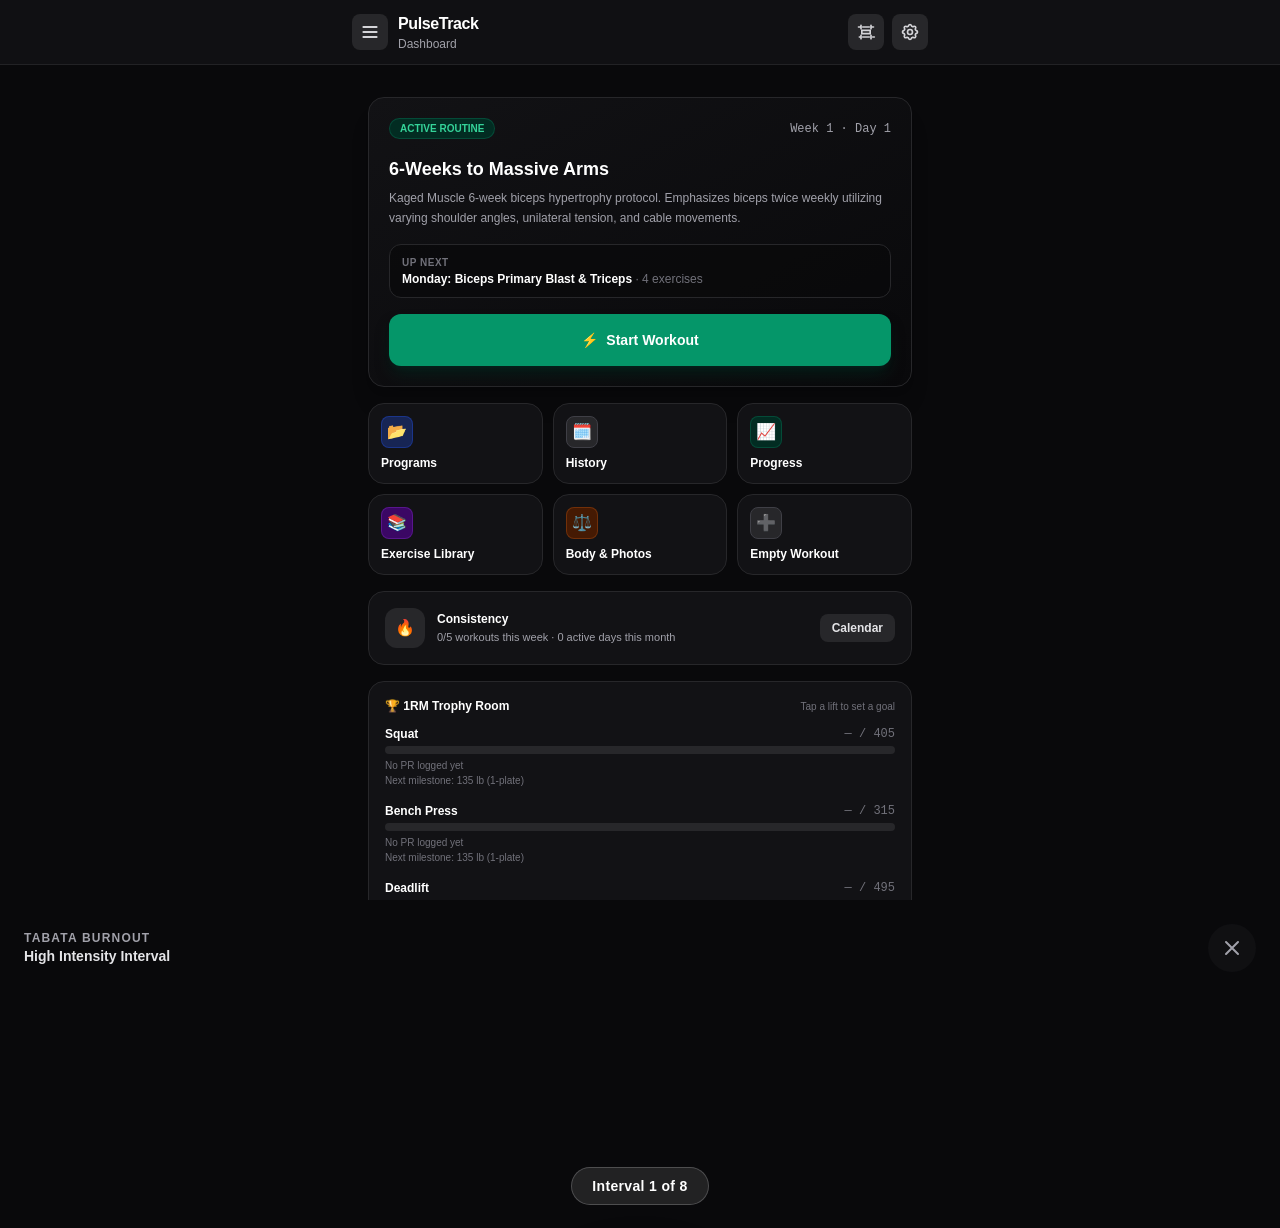
<file: index-4.html>
<!DOCTYPE html>
<html lang="en" class="dark">
<head>
  <meta charset="UTF-8">
  <meta name="viewport" content="width=device-width, initial-scale=1.0, maximum-scale=1.0, user-scalable=no, viewport-fit=cover">
  <meta name="apple-mobile-web-app-capable" content="yes">
  <meta name="apple-mobile-web-app-status-bar-style" content="black-translucent">
  <meta name="theme-color" content="#09090b">
  <title>PulseTrack Mobile Workout PWA</title>

  <!-- Tailwind CSS, compiled and built in so styling never needs the internet -->
  <style id="tailwind-css">*,:after,:before{--tw-border-spacing-x:0;--tw-border-spacing-y:0;--tw-translate-x:0;--tw-translate-y:0;--tw-rotate:0;--tw-skew-x:0;--tw-skew-y:0;--tw-scale-x:1;--tw-scale-y:1;--tw-pan-x: ;--tw-pan-y: ;--tw-pinch-zoom: ;--tw-scroll-snap-strictness:proximity;--tw-gradient-from-position: ;--tw-gradient-via-position: ;--tw-gradient-to-position: ;--tw-ordinal: ;--tw-slashed-zero: ;--tw-numeric-figure: ;--tw-numeric-spacing: ;--tw-numeric-fraction: ;--tw-ring-inset: ;--tw-ring-offset-width:0px;--tw-ring-offset-color:#fff;--tw-ring-color:rgba(59,130,246,.5);--tw-ring-offset-shadow:0 0 #0000;--tw-ring-shadow:0 0 #0000;--tw-shadow:0 0 #0000;--tw-shadow-colored:0 0 #0000;--tw-blur: ;--tw-brightness: ;--tw-contrast: ;--tw-grayscale: ;--tw-hue-rotate: ;--tw-invert: ;--tw-saturate: ;--tw-sepia: ;--tw-drop-shadow: ;--tw-backdrop-blur: ;--tw-backdrop-brightness: ;--tw-backdrop-contrast: ;--tw-backdrop-grayscale: ;--tw-backdrop-hue-rotate: ;--tw-backdrop-invert: ;--tw-backdrop-opacity: ;--tw-backdrop-saturate: ;--tw-backdrop-sepia: ;--tw-contain-size: ;--tw-contain-layout: ;--tw-contain-paint: ;--tw-contain-style: }::backdrop{--tw-border-spacing-x:0;--tw-border-spacing-y:0;--tw-translate-x:0;--tw-translate-y:0;--tw-rotate:0;--tw-skew-x:0;--tw-skew-y:0;--tw-scale-x:1;--tw-scale-y:1;--tw-pan-x: ;--tw-pan-y: ;--tw-pinch-zoom: ;--tw-scroll-snap-strictness:proximity;--tw-gradient-from-position: ;--tw-gradient-via-position: ;--tw-gradient-to-position: ;--tw-ordinal: ;--tw-slashed-zero: ;--tw-numeric-figure: ;--tw-numeric-spacing: ;--tw-numeric-fraction: ;--tw-ring-inset: ;--tw-ring-offset-width:0px;--tw-ring-offset-color:#fff;--tw-ring-color:rgba(59,130,246,.5);--tw-ring-offset-shadow:0 0 #0000;--tw-ring-shadow:0 0 #0000;--tw-shadow:0 0 #0000;--tw-shadow-colored:0 0 #0000;--tw-blur: ;--tw-brightness: ;--tw-contrast: ;--tw-grayscale: ;--tw-hue-rotate: ;--tw-invert: ;--tw-saturate: ;--tw-sepia: ;--tw-drop-shadow: ;--tw-backdrop-blur: ;--tw-backdrop-brightness: ;--tw-backdrop-contrast: ;--tw-backdrop-grayscale: ;--tw-backdrop-hue-rotate: ;--tw-backdrop-invert: ;--tw-backdrop-opacity: ;--tw-backdrop-saturate: ;--tw-backdrop-sepia: ;--tw-contain-size: ;--tw-contain-layout: ;--tw-contain-paint: ;--tw-contain-style: }/*! tailwindcss v3.4.17 | MIT License | https://tailwindcss.com*/*,:after,:before{border:0 solid #e5e7eb;box-sizing:border-box}:after,:before{--tw-content:""}:host,html{line-height:1.5;-webkit-text-size-adjust:100%;font-family:ui-sans-serif,system-ui,sans-serif,Apple Color Emoji,Segoe UI Emoji,Segoe UI Symbol,Noto Color Emoji;font-feature-settings:normal;font-variation-settings:normal;-moz-tab-size:4;-o-tab-size:4;tab-size:4;-webkit-tap-highlight-color:transparent}body{line-height:inherit;margin:0}hr{border-top-width:1px;color:inherit;height:0}abbr:where([title]){-webkit-text-decoration:underline dotted;text-decoration:underline dotted}h1,h2,h3,h4,h5,h6{font-size:inherit;font-weight:inherit}a{color:inherit;text-decoration:inherit}b,strong{font-weight:bolder}code,kbd,pre,samp{font-family:ui-monospace,SFMono-Regular,Menlo,Monaco,Consolas,Liberation Mono,Courier New,monospace;font-feature-settings:normal;font-size:1em;font-variation-settings:normal}small{font-size:80%}sub,sup{font-size:75%;line-height:0;position:relative;vertical-align:baseline}sub{bottom:-.25em}sup{top:-.5em}table{border-collapse:collapse;border-color:inherit;text-indent:0}button,input,optgroup,select,textarea{color:inherit;font-family:inherit;font-feature-settings:inherit;font-size:100%;font-variation-settings:inherit;font-weight:inherit;letter-spacing:inherit;line-height:inherit;margin:0;padding:0}button,select{text-transform:none}button,input:where([type=button]),input:where([type=reset]),input:where([type=submit]){-webkit-appearance:button;background-color:transparent;background-image:none}:-moz-focusring{outline:auto}:-moz-ui-invalid{box-shadow:none}progress{vertical-align:baseline}::-webkit-inner-spin-button,::-webkit-outer-spin-button{height:auto}[type=search]{-webkit-appearance:textfield;outline-offset:-2px}::-webkit-search-decoration{-webkit-appearance:none}::-webkit-file-upload-button{-webkit-appearance:button;font:inherit}summary{display:list-item}blockquote,dd,dl,figure,h1,h2,h3,h4,h5,h6,hr,p,pre{margin:0}fieldset{margin:0}fieldset,legend{padding:0}menu,ol,ul{list-style:none;margin:0;padding:0}dialog{padding:0}textarea{resize:vertical}input::-moz-placeholder,textarea::-moz-placeholder{color:#9ca3af;opacity:1}input::placeholder,textarea::placeholder{color:#9ca3af;opacity:1}[role=button],button{cursor:pointer}:disabled{cursor:default}audio,canvas,embed,iframe,img,object,svg,video{display:block;vertical-align:middle}img,video{height:auto;max-width:100%}[hidden]:where(:not([hidden=until-found])){display:none}.container{width:100%}@media (min-width:640px){.container{max-width:640px}}@media (min-width:768px){.container{max-width:768px}}@media (min-width:1024px){.container{max-width:1024px}}@media (min-width:1280px){.container{max-width:1280px}}@media (min-width:1536px){.container{max-width:1536px}}.sr-only{height:1px;margin:-1px;overflow:hidden;padding:0;position:absolute;width:1px;clip:rect(0,0,0,0);border-width:0;white-space:nowrap}.pointer-events-none{pointer-events:none}.visible{visibility:visible}.static{position:static}.fixed{position:fixed}.absolute{position:absolute}.relative{position:relative}.sticky{position:sticky}.inset-0{inset:0}.inset-x-0{left:0;right:0}.inset-y-0{bottom:0;top:0}.bottom-0{bottom:0}.bottom-4{bottom:1rem}.left-0{left:0}.left-3{left:.75rem}.left-4{left:1rem}.right-0{right:0}.right-1{right:.25rem}.right-4{right:1rem}.top-0{top:0}.top-1{top:.25rem}.top-1\/2{top:50%}.z-10{z-index:10}.z-20{z-index:20}.z-30{z-index:30}.z-40{z-index:40}.z-50{z-index:50}.z-\[60\]{z-index:60}.col-span-2{grid-column:span 2/span 2}.col-span-3{grid-column:span 3/span 3}.mx-auto{margin-left:auto;margin-right:auto}.my-auto{margin-bottom:auto;margin-top:auto}.-mr-1{margin-right:-.25rem}.-mt-0\.5{margin-top:-.125rem}.mb-1{margin-bottom:.25rem}.ml-0\.5{margin-left:.125rem}.ml-auto{margin-left:auto}.mr-0\.5{margin-right:.125rem}.mr-1\.5{margin-right:.375rem}.mr-auto{margin-right:auto}.mt-0{margin-top:0}.mt-0\.5{margin-top:.125rem}.mt-1{margin-top:.25rem}.mt-1\.5{margin-top:.375rem}.mt-2{margin-top:.5rem}.mt-3{margin-top:.75rem}.line-clamp-2{display:-webkit-box;overflow:hidden;-webkit-box-orient:vertical;-webkit-line-clamp:2}.block{display:block}.inline-block{display:inline-block}.inline{display:inline}.flex{display:flex}.inline-flex{display:inline-flex}.\!grid{display:grid!important}.grid{display:grid}.hidden{display:none}.aspect-\[3\/4\]{aspect-ratio:3/4}.h-10{height:2.5rem}.h-11{height:2.75rem}.h-16{height:4rem}.h-2{height:.5rem}.h-28{height:7rem}.h-3\.5{height:.875rem}.h-4{height:1rem}.h-5{height:1.25rem}.h-6{height:1.5rem}.h-64{height:16rem}.h-7{height:1.75rem}.h-8{height:2rem}.h-9{height:2.25rem}.h-\[88vh\]{height:88vh}.h-\[92vh\]{height:92vh}.h-auto{height:auto}.h-full{height:100%}.max-h-\[90vh\]{max-height:90vh}.max-h-\[92vh\]{max-height:92vh}.min-h-\[38px\]{min-height:38px}.min-h-\[52px\]{min-height:52px}.min-h-\[56px\]{min-height:56px}.min-h-screen{min-height:100vh}.w-10{width:2.5rem}.w-11{width:2.75rem}.w-12{width:3rem}.w-14{width:3.5rem}.w-16{width:4rem}.w-2{width:.5rem}.w-20{width:5rem}.w-28{width:7rem}.w-3\.5{width:.875rem}.w-36{width:9rem}.w-4{width:1rem}.w-5{width:1.25rem}.w-6{width:1.5rem}.w-64{width:16rem}.w-7{width:1.75rem}.w-8{width:2rem}.w-80{width:20rem}.w-9{width:2.25rem}.w-full{width:100%}.min-w-0{min-width:0}.max-w-\[88vw\]{max-width:88vw}.max-w-lg{max-width:32rem}.max-w-md{max-width:28rem}.max-w-sm{max-width:24rem}.max-w-xl{max-width:36rem}.max-w-xs{max-width:20rem}.flex-1{flex:1 1 0%}.flex-shrink-0,.shrink-0{flex-shrink:0}.flex-grow{flex-grow:1}.-translate-x-full{--tw-translate-x:-100%}.-translate-x-full,.-translate-y-1\/2{transform:translate(var(--tw-translate-x),var(--tw-translate-y)) rotate(var(--tw-rotate)) skewX(var(--tw-skew-x)) skewY(var(--tw-skew-y)) scaleX(var(--tw-scale-x)) scaleY(var(--tw-scale-y))}.-translate-y-1\/2{--tw-translate-y:-50%}.translate-y-0{--tw-translate-y:0px}.translate-y-0,.translate-y-32{transform:translate(var(--tw-translate-x),var(--tw-translate-y)) rotate(var(--tw-rotate)) skewX(var(--tw-skew-x)) skewY(var(--tw-skew-y)) scaleX(var(--tw-scale-x)) scaleY(var(--tw-scale-y))}.translate-y-32{--tw-translate-y:8rem}.translate-y-full{--tw-translate-y:100%}.-rotate-90,.translate-y-full{transform:translate(var(--tw-translate-x),var(--tw-translate-y)) rotate(var(--tw-rotate)) skewX(var(--tw-skew-x)) skewY(var(--tw-skew-y)) scaleX(var(--tw-scale-x)) scaleY(var(--tw-scale-y))}.-rotate-90{--tw-rotate:-90deg}.scale-105{--tw-scale-x:1.05;--tw-scale-y:1.05}.scale-105,.scale-95{transform:translate(var(--tw-translate-x),var(--tw-translate-y)) rotate(var(--tw-rotate)) skewX(var(--tw-skew-x)) skewY(var(--tw-skew-y)) scaleX(var(--tw-scale-x)) scaleY(var(--tw-scale-y))}.scale-95{--tw-scale-x:.95;--tw-scale-y:.95}.transform{transform:translate(var(--tw-translate-x),var(--tw-translate-y)) rotate(var(--tw-rotate)) skewX(var(--tw-skew-x)) skewY(var(--tw-skew-y)) scaleX(var(--tw-scale-x)) scaleY(var(--tw-scale-y))}@keyframes pulse{50%{opacity:.5}}.animate-pulse{animation:pulse 2s cubic-bezier(.4,0,.6,1) infinite}.cursor-pointer{cursor:pointer}.grid-cols-1{grid-template-columns:repeat(1,minmax(0,1fr))}.grid-cols-2{grid-template-columns:repeat(2,minmax(0,1fr))}.grid-cols-3{grid-template-columns:repeat(3,minmax(0,1fr))}.grid-cols-4{grid-template-columns:repeat(4,minmax(0,1fr))}.grid-cols-5{grid-template-columns:repeat(5,minmax(0,1fr))}.grid-cols-7{grid-template-columns:repeat(7,minmax(0,1fr))}.grid-cols-\[3rem_1fr_auto\]{grid-template-columns:3rem 1fr auto}.flex-col{flex-direction:column}.flex-wrap{flex-wrap:wrap}.items-start{align-items:flex-start}.items-end{align-items:flex-end}.items-center{align-items:center}.justify-end{justify-content:flex-end}.justify-center{justify-content:center}.justify-between{justify-content:space-between}.gap-1{gap:.25rem}.gap-1\.5{gap:.375rem}.gap-2{gap:.5rem}.gap-2\.5{gap:.625rem}.gap-3{gap:.75rem}.gap-x-3{-moz-column-gap:.75rem;column-gap:.75rem}.gap-y-1{row-gap:.25rem}.space-x-1>:not([hidden])~:not([hidden]){--tw-space-x-reverse:0;margin-left:calc(.25rem*(1 - var(--tw-space-x-reverse)));margin-right:calc(.25rem*var(--tw-space-x-reverse))}.space-x-1\.5>:not([hidden])~:not([hidden]){--tw-space-x-reverse:0;margin-left:calc(.375rem*(1 - var(--tw-space-x-reverse)));margin-right:calc(.375rem*var(--tw-space-x-reverse))}.space-x-2>:not([hidden])~:not([hidden]){--tw-space-x-reverse:0;margin-left:calc(.5rem*(1 - var(--tw-space-x-reverse)));margin-right:calc(.5rem*var(--tw-space-x-reverse))}.space-x-2\.5>:not([hidden])~:not([hidden]){--tw-space-x-reverse:0;margin-left:calc(.625rem*(1 - var(--tw-space-x-reverse)));margin-right:calc(.625rem*var(--tw-space-x-reverse))}.space-x-3>:not([hidden])~:not([hidden]){--tw-space-x-reverse:0;margin-left:calc(.75rem*(1 - var(--tw-space-x-reverse)));margin-right:calc(.75rem*var(--tw-space-x-reverse))}.space-x-3\.5>:not([hidden])~:not([hidden]){--tw-space-x-reverse:0;margin-left:calc(.875rem*(1 - var(--tw-space-x-reverse)));margin-right:calc(.875rem*var(--tw-space-x-reverse))}.space-y-0\.5>:not([hidden])~:not([hidden]){--tw-space-y-reverse:0;margin-bottom:calc(.125rem*var(--tw-space-y-reverse));margin-top:calc(.125rem*(1 - var(--tw-space-y-reverse)))}.space-y-1>:not([hidden])~:not([hidden]){--tw-space-y-reverse:0;margin-bottom:calc(.25rem*var(--tw-space-y-reverse));margin-top:calc(.25rem*(1 - var(--tw-space-y-reverse)))}.space-y-1\.5>:not([hidden])~:not([hidden]){--tw-space-y-reverse:0;margin-bottom:calc(.375rem*var(--tw-space-y-reverse));margin-top:calc(.375rem*(1 - var(--tw-space-y-reverse)))}.space-y-2>:not([hidden])~:not([hidden]){--tw-space-y-reverse:0;margin-bottom:calc(.5rem*var(--tw-space-y-reverse));margin-top:calc(.5rem*(1 - var(--tw-space-y-reverse)))}.space-y-2\.5>:not([hidden])~:not([hidden]){--tw-space-y-reverse:0;margin-bottom:calc(.625rem*var(--tw-space-y-reverse));margin-top:calc(.625rem*(1 - var(--tw-space-y-reverse)))}.space-y-3>:not([hidden])~:not([hidden]){--tw-space-y-reverse:0;margin-bottom:calc(.75rem*var(--tw-space-y-reverse));margin-top:calc(.75rem*(1 - var(--tw-space-y-reverse)))}.space-y-3\.5>:not([hidden])~:not([hidden]){--tw-space-y-reverse:0;margin-bottom:calc(.875rem*var(--tw-space-y-reverse));margin-top:calc(.875rem*(1 - var(--tw-space-y-reverse)))}.space-y-4>:not([hidden])~:not([hidden]){--tw-space-y-reverse:0;margin-bottom:calc(1rem*var(--tw-space-y-reverse));margin-top:calc(1rem*(1 - var(--tw-space-y-reverse)))}.space-y-5>:not([hidden])~:not([hidden]){--tw-space-y-reverse:0;margin-bottom:calc(1.25rem*var(--tw-space-y-reverse));margin-top:calc(1.25rem*(1 - var(--tw-space-y-reverse)))}.space-y-6>:not([hidden])~:not([hidden]){--tw-space-y-reverse:0;margin-bottom:calc(1.5rem*var(--tw-space-y-reverse));margin-top:calc(1.5rem*(1 - var(--tw-space-y-reverse)))}.divide-y>:not([hidden])~:not([hidden]){--tw-divide-y-reverse:0;border-bottom-width:calc(1px*var(--tw-divide-y-reverse));border-top-width:calc(1px*(1 - var(--tw-divide-y-reverse)))}.divide-zinc-800>:not([hidden])~:not([hidden]){--tw-divide-opacity:1;border-color:rgb(39 39 42/var(--tw-divide-opacity,1))}.overflow-hidden{overflow:hidden}.overflow-x-auto{overflow-x:auto}.overflow-y-auto{overflow-y:auto}.truncate{overflow:hidden;text-overflow:ellipsis}.truncate,.whitespace-nowrap{white-space:nowrap}.whitespace-pre-wrap{white-space:pre-wrap}.break-words{overflow-wrap:break-word}.rounded{border-radius:.25rem}.rounded-2xl{border-radius:1rem}.rounded-full{border-radius:9999px}.rounded-lg{border-radius:.5rem}.rounded-md{border-radius:.375rem}.rounded-xl{border-radius:.75rem}.rounded-t-2xl{border-top-left-radius:1rem;border-top-right-radius:1rem}.rounded-t-3xl{border-top-left-radius:1.5rem;border-top-right-radius:1.5rem}.border{border-width:1px}.border-2{border-width:2px}.border-4{border-width:4px}.border-b{border-bottom-width:1px}.border-l{border-left-width:1px}.border-l-2{border-left-width:2px}.border-l-4{border-left-width:4px}.border-r{border-right-width:1px}.border-t{border-top-width:1px}.border-dashed{border-style:dashed}.border-amber-400{--tw-border-opacity:1;border-color:rgb(251 191 36/var(--tw-border-opacity,1))}.border-amber-700\/60{border-color:rgba(180,83,9,.6)}.border-amber-800{--tw-border-opacity:1;border-color:rgb(146 64 14/var(--tw-border-opacity,1))}.border-amber-800\/40{border-color:rgba(146,64,14,.4)}.border-amber-800\/50{border-color:rgba(146,64,14,.5)}.border-amber-800\/60{border-color:rgba(146,64,14,.6)}.border-blue-400{--tw-border-opacity:1;border-color:rgb(96 165 250/var(--tw-border-opacity,1))}.border-blue-800{--tw-border-opacity:1;border-color:rgb(30 64 175/var(--tw-border-opacity,1))}.border-blue-800\/60{border-color:rgba(30,64,175,.6)}.border-emerald-400{--tw-border-opacity:1;border-color:rgb(var(--a400)/var(--tw-border-opacity,1))}.border-emerald-400\/40{border-color:rgb(var(--a400)/.4)}.border-emerald-500{--tw-border-opacity:1;border-color:rgb(var(--a500)/var(--tw-border-opacity,1))}.border-emerald-800{--tw-border-opacity:1;border-color:rgb(var(--a800)/var(--tw-border-opacity,1))}.border-emerald-800\/50{border-color:rgb(var(--a800)/.5)}.border-emerald-800\/60{border-color:rgb(var(--a800)/.6)}.border-emerald-800\/80{border-color:rgb(var(--a800)/.8)}.border-purple-800{--tw-border-opacity:1;border-color:rgb(107 33 168/var(--tw-border-opacity,1))}.border-purple-800\/60{border-color:rgba(107,33,168,.6)}.border-rose-400{--tw-border-opacity:1;border-color:rgb(251 113 133/var(--tw-border-opacity,1))}.border-rose-800{--tw-border-opacity:1;border-color:rgb(159 18 57/var(--tw-border-opacity,1))}.border-rose-800\/40{border-color:rgba(159,18,57,.4)}.border-rose-800\/60{border-color:rgba(159,18,57,.6)}.border-sky-800\/60{border-color:rgba(7,89,133,.6)}.border-white\/20{border-color:hsla(0,0%,100%,.2)}.border-zinc-500{--tw-border-opacity:1;border-color:rgb(113 113 122/var(--tw-border-opacity,1))}.border-zinc-500\/70{border-color:hsla(240,4%,46%,.7)}.border-zinc-700{--tw-border-opacity:1;border-color:rgb(63 63 70/var(--tw-border-opacity,1))}.border-zinc-700\/60{border-color:rgba(63,63,70,.6)}.border-zinc-700\/80{border-color:rgba(63,63,70,.8)}.border-zinc-800{--tw-border-opacity:1;border-color:rgb(39 39 42/var(--tw-border-opacity,1))}.border-zinc-800\/50{border-color:rgba(39,39,42,.5)}.border-zinc-800\/60{border-color:rgba(39,39,42,.6)}.border-zinc-800\/70{border-color:rgba(39,39,42,.7)}.border-zinc-800\/80{border-color:rgba(39,39,42,.8)}.border-zinc-800\/90{border-color:rgba(39,39,42,.9)}.border-l-amber-500\/60{border-left-color:rgba(245,158,11,.6)}.border-l-emerald-500{--tw-border-opacity:1;border-left-color:rgb(var(--a500)/var(--tw-border-opacity,1))}.border-l-purple-500{--tw-border-opacity:1;border-left-color:rgb(168 85 247/var(--tw-border-opacity,1))}.border-l-transparent{border-left-color:transparent}.bg-amber-500{--tw-bg-opacity:1;background-color:rgb(245 158 11/var(--tw-bg-opacity,1))}.bg-amber-600\/20{background-color:rgba(217,119,6,.2)}.bg-amber-950{--tw-bg-opacity:1;background-color:rgb(69 26 3/var(--tw-bg-opacity,1))}.bg-amber-950\/10{background-color:rgba(69,26,3,.1)}.bg-amber-950\/30{background-color:rgba(69,26,3,.3)}.bg-amber-950\/60{background-color:rgba(69,26,3,.6)}.bg-amber-950\/80{background-color:rgba(69,26,3,.8)}.bg-amber-950\/90{background-color:rgba(69,26,3,.9)}.bg-black\/60{background-color:rgba(0,0,0,.6)}.bg-black\/75{background-color:rgba(0,0,0,.75)}.bg-black\/80{background-color:rgba(0,0,0,.8)}.bg-black\/85{background-color:rgba(0,0,0,.85)}.bg-blue-600\/30{background-color:rgba(37,99,235,.3)}.bg-blue-950{--tw-bg-opacity:1;background-color:rgb(23 37 84/var(--tw-bg-opacity,1))}.bg-emerald-400{--tw-bg-opacity:1;background-color:rgb(var(--a400)/var(--tw-bg-opacity,1))}.bg-emerald-500{--tw-bg-opacity:1;background-color:rgb(var(--a500)/var(--tw-bg-opacity,1))}.bg-emerald-500\/20{background-color:rgb(var(--a500)/.2)}.bg-emerald-600{--tw-bg-opacity:1;background-color:rgb(var(--a600)/var(--tw-bg-opacity,1))}.bg-emerald-600\/20{background-color:rgb(var(--a600)/.2)}.bg-emerald-600\/30{background-color:rgb(var(--a600)/.3)}.bg-emerald-950{--tw-bg-opacity:1;background-color:rgb(var(--a950)/var(--tw-bg-opacity,1))}.bg-emerald-950\/30{background-color:rgb(var(--a950)/.3)}.bg-emerald-950\/40{background-color:rgb(var(--a950)/.4)}.bg-emerald-950\/60{background-color:rgb(var(--a950)/.6)}.bg-emerald-950\/80{background-color:rgb(var(--a950)/.8)}.bg-purple-600{--tw-bg-opacity:1;background-color:rgb(147 51 234/var(--tw-bg-opacity,1))}.bg-purple-950{--tw-bg-opacity:1;background-color:rgb(59 7 100/var(--tw-bg-opacity,1))}.bg-purple-950\/80{background-color:rgba(59,7,100,.8)}.bg-purple-950\/90{background-color:rgba(59,7,100,.9)}.bg-rose-500{--tw-bg-opacity:1;background-color:rgb(244 63 94/var(--tw-bg-opacity,1))}.bg-rose-600{--tw-bg-opacity:1;background-color:rgb(225 29 72/var(--tw-bg-opacity,1))}.bg-rose-600\/30{background-color:rgba(225,29,72,.3)}.bg-rose-950{--tw-bg-opacity:1;background-color:rgb(76 5 25/var(--tw-bg-opacity,1))}.bg-rose-950\/40{background-color:rgba(76,5,25,.4)}.bg-rose-950\/80{background-color:rgba(76,5,25,.8)}.bg-rose-950\/90{background-color:rgba(76,5,25,.9)}.bg-sky-950\/40{background-color:rgba(8,47,73,.4)}.bg-sky-950\/80{background-color:rgba(8,47,73,.8)}.bg-white{--tw-bg-opacity:1;background-color:rgb(255 255 255/var(--tw-bg-opacity,1))}.bg-white\/10{background-color:hsla(0,0%,100%,.1)}.bg-zinc-500{--tw-bg-opacity:1;background-color:rgb(113 113 122/var(--tw-bg-opacity,1))}.bg-zinc-700{--tw-bg-opacity:1;background-color:rgb(63 63 70/var(--tw-bg-opacity,1))}.bg-zinc-800{--tw-bg-opacity:1;background-color:rgb(39 39 42/var(--tw-bg-opacity,1))}.bg-zinc-800\/70{background-color:rgba(39,39,42,.7)}.bg-zinc-800\/80{background-color:rgba(39,39,42,.8)}.bg-zinc-900{--tw-bg-opacity:1;background-color:rgb(18 18 21/var(--tw-bg-opacity,1))}.bg-zinc-900\/80{background-color:rgba(18,18,21,.8)}.bg-zinc-900\/90{background-color:rgba(18,18,21,.9)}.bg-zinc-900\/95{background-color:rgba(18,18,21,.95)}.bg-zinc-950{--tw-bg-opacity:1;background-color:rgb(9 9 11/var(--tw-bg-opacity,1))}.bg-zinc-950\/60{background-color:rgba(9,9,11,.6)}.bg-zinc-950\/70{background-color:rgba(9,9,11,.7)}.bg-zinc-950\/80{background-color:rgba(9,9,11,.8)}.bg-gradient-to-br{background-image:linear-gradient(to bottom right,var(--tw-gradient-stops))}.bg-gradient-to-r{background-image:linear-gradient(to right,var(--tw-gradient-stops))}.from-emerald-600{--tw-gradient-from:rgb(var(--a600)/1) var(--tw-gradient-from-position);--tw-gradient-to:rgb(var(--a600)/0) var(--tw-gradient-to-position);--tw-gradient-stops:var(--tw-gradient-from),var(--tw-gradient-to)}.from-zinc-900{--tw-gradient-from:#121215 var(--tw-gradient-from-position);--tw-gradient-to:rgba(18,18,21,0) var(--tw-gradient-to-position);--tw-gradient-stops:var(--tw-gradient-from),var(--tw-gradient-to)}.to-teal-600{--tw-gradient-to:#0d9488 var(--tw-gradient-to-position)}.to-zinc-950{--tw-gradient-to:#09090b var(--tw-gradient-to-position)}.object-cover{-o-object-fit:cover;object-fit:cover}.p-0{padding:0}.p-1{padding:.25rem}.p-1\.5{padding:.375rem}.p-2{padding:.5rem}.p-2\.5{padding:.625rem}.p-3{padding:.75rem}.p-3\.5{padding:.875rem}.p-4{padding:1rem}.p-5{padding:1.25rem}.p-6{padding:1.5rem}.px-1{padding-left:.25rem;padding-right:.25rem}.px-1\.5{padding-left:.375rem;padding-right:.375rem}.px-2{padding-left:.5rem;padding-right:.5rem}.px-2\.5{padding-left:.625rem;padding-right:.625rem}.px-3{padding-left:.75rem;padding-right:.75rem}.px-4{padding-left:1rem;padding-right:1rem}.px-5{padding-left:1.25rem;padding-right:1.25rem}.px-6{padding-left:1.5rem;padding-right:1.5rem}.py-0\.5{padding-bottom:.125rem;padding-top:.125rem}.py-1{padding-bottom:.25rem;padding-top:.25rem}.py-1\.5{padding-bottom:.375rem;padding-top:.375rem}.py-2{padding-bottom:.5rem;padding-top:.5rem}.py-2\.5{padding-bottom:.625rem;padding-top:.625rem}.py-3{padding-bottom:.75rem;padding-top:.75rem}.py-3\.5{padding-bottom:.875rem;padding-top:.875rem}.py-4{padding-bottom:1rem;padding-top:1rem}.pb-1{padding-bottom:.25rem}.pb-1\.5{padding-bottom:.375rem}.pb-2{padding-bottom:.5rem}.pb-28{padding-bottom:7rem}.pb-3{padding-bottom:.75rem}.pl-1{padding-left:.25rem}.pl-10{padding-left:2.5rem}.pl-3{padding-left:.75rem}.pr-1{padding-right:.25rem}.pr-10{padding-right:2.5rem}.pr-2{padding-right:.5rem}.pr-3{padding-right:.75rem}.pr-4{padding-right:1rem}.pt-1{padding-top:.25rem}.pt-2{padding-top:.5rem}.pt-2\.5{padding-top:.625rem}.pt-3{padding-top:.75rem}.pt-4{padding-top:1rem}.pt-6{padding-top:1.5rem}.pt-8{padding-top:2rem}.text-left{text-align:left}.text-center{text-align:center}.text-right{text-align:right}.font-mono{font-family:ui-monospace,SFMono-Regular,Menlo,Monaco,Consolas,Liberation Mono,Courier New,monospace}.text-3xl{font-size:1.875rem;line-height:2.25rem}.text-7xl{font-size:4.5rem;line-height:1}.text-\[10px\]{font-size:10px}.text-\[11px\]{font-size:11px}.text-\[9px\]{font-size:9px}.text-base{font-size:1rem;line-height:1.5rem}.text-lg{font-size:1.125rem;line-height:1.75rem}.text-sm{font-size:.875rem;line-height:1.25rem}.text-xl{font-size:1.25rem;line-height:1.75rem}.text-xs{font-size:.75rem;line-height:1rem}.font-black{font-weight:900}.font-bold{font-weight:700}.font-extrabold{font-weight:800}.font-medium{font-weight:500}.font-normal{font-weight:400}.font-semibold{font-weight:600}.uppercase{text-transform:uppercase}.normal-case{text-transform:none}.italic{font-style:italic}.leading-relaxed{line-height:1.625}.leading-snug{line-height:1.375}.leading-tight{line-height:1.25}.tracking-normal{letter-spacing:0}.tracking-tight{letter-spacing:-.025em}.tracking-tighter{letter-spacing:-.05em}.tracking-wide{letter-spacing:.025em}.tracking-wider{letter-spacing:.05em}.tracking-widest{letter-spacing:.1em}.text-amber-200{--tw-text-opacity:1;color:rgb(253 230 138/var(--tw-text-opacity,1))}.text-amber-300{--tw-text-opacity:1;color:rgb(252 211 77/var(--tw-text-opacity,1))}.text-amber-400{--tw-text-opacity:1;color:rgb(251 191 36/var(--tw-text-opacity,1))}.text-blue-300{--tw-text-opacity:1;color:rgb(147 197 253/var(--tw-text-opacity,1))}.text-blue-400{--tw-text-opacity:1;color:rgb(96 165 250/var(--tw-text-opacity,1))}.text-emerald-300{--tw-text-opacity:1;color:rgb(var(--a300)/var(--tw-text-opacity,1))}.text-emerald-400{--tw-text-opacity:1;color:rgb(var(--a400)/var(--tw-text-opacity,1))}.text-emerald-500{--tw-text-opacity:1;color:rgb(var(--a500)/var(--tw-text-opacity,1))}.text-purple-300{--tw-text-opacity:1;color:rgb(216 180 254/var(--tw-text-opacity,1))}.text-rose-300{--tw-text-opacity:1;color:rgb(253 164 175/var(--tw-text-opacity,1))}.text-rose-400{--tw-text-opacity:1;color:rgb(251 113 133/var(--tw-text-opacity,1))}.text-sky-300{--tw-text-opacity:1;color:rgb(125 211 252/var(--tw-text-opacity,1))}.text-white{--tw-text-opacity:1;color:rgb(255 255 255/var(--tw-text-opacity,1))}.text-zinc-100{--tw-text-opacity:1;color:rgb(244 244 245/var(--tw-text-opacity,1))}.text-zinc-200{--tw-text-opacity:1;color:rgb(228 228 231/var(--tw-text-opacity,1))}.text-zinc-300{--tw-text-opacity:1;color:rgb(212 212 216/var(--tw-text-opacity,1))}.text-zinc-400{--tw-text-opacity:1;color:rgb(161 161 170/var(--tw-text-opacity,1))}.text-zinc-500{--tw-text-opacity:1;color:rgb(113 113 122/var(--tw-text-opacity,1))}.text-zinc-600{--tw-text-opacity:1;color:rgb(82 82 91/var(--tw-text-opacity,1))}.text-zinc-800{--tw-text-opacity:1;color:rgb(39 39 42/var(--tw-text-opacity,1))}.text-zinc-950{--tw-text-opacity:1;color:rgb(9 9 11/var(--tw-text-opacity,1))}.line-through{text-decoration-line:line-through}.placeholder-zinc-500::-moz-placeholder{--tw-placeholder-opacity:1;color:rgb(113 113 122/var(--tw-placeholder-opacity,1))}.placeholder-zinc-500::placeholder{--tw-placeholder-opacity:1;color:rgb(113 113 122/var(--tw-placeholder-opacity,1))}.placeholder-zinc-600::-moz-placeholder{--tw-placeholder-opacity:1;color:rgb(82 82 91/var(--tw-placeholder-opacity,1))}.placeholder-zinc-600::placeholder{--tw-placeholder-opacity:1;color:rgb(82 82 91/var(--tw-placeholder-opacity,1))}.accent-emerald-500{accent-color:rgb(var(--a500)/1)}.opacity-0{opacity:0}.opacity-100{opacity:1}.opacity-40{opacity:.4}.shadow-2xl{--tw-shadow:0 25px 50px -12px rgba(0,0,0,.25);--tw-shadow-colored:0 25px 50px -12px var(--tw-shadow-color)}.shadow-2xl,.shadow-lg{box-shadow:var(--tw-ring-offset-shadow,0 0 #0000),var(--tw-ring-shadow,0 0 #0000),var(--tw-shadow)}.shadow-lg{--tw-shadow:0 10px 15px -3px rgba(0,0,0,.1),0 4px 6px -4px rgba(0,0,0,.1);--tw-shadow-colored:0 10px 15px -3px var(--tw-shadow-color),0 4px 6px -4px var(--tw-shadow-color)}.shadow-sm{--tw-shadow:0 1px 2px 0 rgba(0,0,0,.05);--tw-shadow-colored:0 1px 2px 0 var(--tw-shadow-color)}.shadow-sm,.shadow-xl{box-shadow:var(--tw-ring-offset-shadow,0 0 #0000),var(--tw-ring-shadow,0 0 #0000),var(--tw-shadow)}.shadow-xl{--tw-shadow:0 20px 25px -5px rgba(0,0,0,.1),0 8px 10px -6px rgba(0,0,0,.1);--tw-shadow-colored:0 20px 25px -5px var(--tw-shadow-color),0 8px 10px -6px var(--tw-shadow-color)}.shadow-emerald-950{--tw-shadow-color:rgb(var(--a950)/1);--tw-shadow:var(--tw-shadow-colored)}.shadow-emerald-950\/50{--tw-shadow-color:rgb(var(--a950)/0.5);--tw-shadow:var(--tw-shadow-colored)}.shadow-emerald-950\/60{--tw-shadow-color:rgb(var(--a950)/0.6);--tw-shadow:var(--tw-shadow-colored)}.shadow-rose-950\/50{--tw-shadow-color:rgba(76,5,25,.5);--tw-shadow:var(--tw-shadow-colored)}.ring-2{--tw-ring-offset-shadow:var(--tw-ring-inset) 0 0 0 var(--tw-ring-offset-width) var(--tw-ring-offset-color);--tw-ring-shadow:var(--tw-ring-inset) 0 0 0 calc(2px + var(--tw-ring-offset-width)) var(--tw-ring-color);box-shadow:var(--tw-ring-offset-shadow),var(--tw-ring-shadow),var(--tw-shadow,0 0 #0000)}.ring-white{--tw-ring-opacity:1;--tw-ring-color:rgb(255 255 255/var(--tw-ring-opacity,1))}.ring-offset-2{--tw-ring-offset-width:2px}.ring-offset-zinc-950{--tw-ring-offset-color:#09090b}.filter{filter:var(--tw-blur) var(--tw-brightness) var(--tw-contrast) var(--tw-grayscale) var(--tw-hue-rotate) var(--tw-invert) var(--tw-saturate) var(--tw-sepia) var(--tw-drop-shadow)}.backdrop-blur{--tw-backdrop-blur:blur(8px)}.backdrop-blur,.backdrop-blur-md{-webkit-backdrop-filter:var(--tw-backdrop-blur) var(--tw-backdrop-brightness) var(--tw-backdrop-contrast) var(--tw-backdrop-grayscale) var(--tw-backdrop-hue-rotate) var(--tw-backdrop-invert) var(--tw-backdrop-opacity) var(--tw-backdrop-saturate) var(--tw-backdrop-sepia);backdrop-filter:var(--tw-backdrop-blur) var(--tw-backdrop-brightness) var(--tw-backdrop-contrast) var(--tw-backdrop-grayscale) var(--tw-backdrop-hue-rotate) var(--tw-backdrop-invert) var(--tw-backdrop-opacity) var(--tw-backdrop-saturate) var(--tw-backdrop-sepia)}.backdrop-blur-md{--tw-backdrop-blur:blur(12px)}.backdrop-blur-sm{--tw-backdrop-blur:blur(4px);-webkit-backdrop-filter:var(--tw-backdrop-blur) var(--tw-backdrop-brightness) var(--tw-backdrop-contrast) var(--tw-backdrop-grayscale) var(--tw-backdrop-hue-rotate) var(--tw-backdrop-invert) var(--tw-backdrop-opacity) var(--tw-backdrop-saturate) var(--tw-backdrop-sepia);backdrop-filter:var(--tw-backdrop-blur) var(--tw-backdrop-brightness) var(--tw-backdrop-contrast) var(--tw-backdrop-grayscale) var(--tw-backdrop-hue-rotate) var(--tw-backdrop-invert) var(--tw-backdrop-opacity) var(--tw-backdrop-saturate) var(--tw-backdrop-sepia)}.transition{transition-duration:.15s;transition-property:color,background-color,border-color,text-decoration-color,fill,stroke,opacity,box-shadow,transform,filter,-webkit-backdrop-filter;transition-property:color,background-color,border-color,text-decoration-color,fill,stroke,opacity,box-shadow,transform,filter,backdrop-filter;transition-property:color,background-color,border-color,text-decoration-color,fill,stroke,opacity,box-shadow,transform,filter,backdrop-filter,-webkit-backdrop-filter;transition-timing-function:cubic-bezier(.4,0,.2,1)}.transition-all{transition-duration:.15s;transition-property:all;transition-timing-function:cubic-bezier(.4,0,.2,1)}.transition-colors{transition-duration:.15s;transition-property:color,background-color,border-color,text-decoration-color,fill,stroke;transition-timing-function:cubic-bezier(.4,0,.2,1)}.transition-opacity{transition-duration:.15s;transition-property:opacity;transition-timing-function:cubic-bezier(.4,0,.2,1)}.transition-transform{transition-duration:.15s;transition-property:transform;transition-timing-function:cubic-bezier(.4,0,.2,1)}.duration-200{transition-duration:.2s}.duration-300{transition-duration:.3s}.ease-in-out{transition-timing-function:cubic-bezier(.4,0,.2,1)}.ease-out{transition-timing-function:cubic-bezier(0,0,.2,1)}.after\:absolute:after{content:var(--tw-content);position:absolute}.after\:left-\[2px\]:after{content:var(--tw-content);left:2px}.after\:top-\[2px\]:after{content:var(--tw-content);top:2px}.after\:h-5:after{content:var(--tw-content);height:1.25rem}.after\:w-5:after{content:var(--tw-content);width:1.25rem}.after\:rounded-full:after{border-radius:9999px;content:var(--tw-content)}.after\:border:after{border-width:1px;content:var(--tw-content)}.after\:border-zinc-300:after{content:var(--tw-content);--tw-border-opacity:1;border-color:rgb(212 212 216/var(--tw-border-opacity,1))}.after\:bg-white:after{content:var(--tw-content);--tw-bg-opacity:1;background-color:rgb(255 255 255/var(--tw-bg-opacity,1))}.after\:transition-all:after{content:var(--tw-content);transition-duration:.15s;transition-property:all;transition-timing-function:cubic-bezier(.4,0,.2,1)}.after\:content-\[\'\'\]:after{--tw-content:"";content:var(--tw-content)}.last\:border-b-0:last-child{border-bottom-width:0}.hover\:border-emerald-500:hover{--tw-border-opacity:1;border-color:rgb(var(--a500)/var(--tw-border-opacity,1))}.hover\:border-zinc-700:hover{--tw-border-opacity:1;border-color:rgb(63 63 70/var(--tw-border-opacity,1))}.hover\:bg-emerald-500:hover{--tw-bg-opacity:1;background-color:rgb(var(--a500)/var(--tw-bg-opacity,1))}.hover\:bg-emerald-950\/20:hover{background-color:rgb(var(--a950)/.2)}.hover\:bg-rose-500:hover{--tw-bg-opacity:1;background-color:rgb(244 63 94/var(--tw-bg-opacity,1))}.hover\:bg-rose-900\/50:hover{background-color:rgba(136,19,55,.5)}.hover\:bg-rose-900\/60:hover{background-color:rgba(136,19,55,.6)}.hover\:bg-rose-900\/80:hover{background-color:rgba(136,19,55,.8)}.hover\:bg-rose-950\/80:hover{background-color:rgba(76,5,25,.8)}.hover\:bg-zinc-700:hover{--tw-bg-opacity:1;background-color:rgb(63 63 70/var(--tw-bg-opacity,1))}.hover\:bg-zinc-800:hover{--tw-bg-opacity:1;background-color:rgb(39 39 42/var(--tw-bg-opacity,1))}.hover\:bg-zinc-850:hover{--tw-bg-opacity:1;background-color:rgb(24 24 27/var(--tw-bg-opacity,1))}.hover\:bg-zinc-900:hover{--tw-bg-opacity:1;background-color:rgb(18 18 21/var(--tw-bg-opacity,1))}.hover\:from-emerald-500:hover{--tw-gradient-from:rgb(var(--a500)/1) var(--tw-gradient-from-position);--tw-gradient-to:rgb(var(--a500)/0) var(--tw-gradient-to-position);--tw-gradient-stops:var(--tw-gradient-from),var(--tw-gradient-to)}.hover\:to-teal-500:hover{--tw-gradient-to:#14b8a6 var(--tw-gradient-to-position)}.hover\:text-emerald-400:hover{--tw-text-opacity:1;color:rgb(var(--a400)/var(--tw-text-opacity,1))}.hover\:text-rose-400:hover{--tw-text-opacity:1;color:rgb(251 113 133/var(--tw-text-opacity,1))}.hover\:text-white:hover{--tw-text-opacity:1;color:rgb(255 255 255/var(--tw-text-opacity,1))}.hover\:text-zinc-200:hover{--tw-text-opacity:1;color:rgb(228 228 231/var(--tw-text-opacity,1))}.hover\:text-zinc-300:hover{--tw-text-opacity:1;color:rgb(212 212 216/var(--tw-text-opacity,1))}.focus\:border-emerald-500:focus{--tw-border-opacity:1;border-color:rgb(var(--a500)/var(--tw-border-opacity,1))}.focus\:outline-none:focus{outline:2px solid transparent;outline-offset:2px}.peer:checked~.peer-checked\:bg-emerald-600{--tw-bg-opacity:1;background-color:rgb(var(--a600)/var(--tw-bg-opacity,1))}.peer:checked~.peer-checked\:after\:translate-x-full:after{content:var(--tw-content);--tw-translate-x:100%;transform:translate(var(--tw-translate-x),var(--tw-translate-y)) rotate(var(--tw-rotate)) skewX(var(--tw-skew-x)) skewY(var(--tw-skew-y)) scaleX(var(--tw-scale-x)) scaleY(var(--tw-scale-y))}.peer:checked~.peer-checked\:after\:border-white:after{content:var(--tw-content);--tw-border-opacity:1;border-color:rgb(255 255 255/var(--tw-border-opacity,1))}.peer:focus~.peer-focus\:outline-none{outline:2px solid transparent;outline-offset:2px}@media (min-width:640px){.sm\:inline{display:inline}.sm\:h-\[640px\]{height:640px}.sm\:h-\[700px\]{height:700px}.sm\:items-center{align-items:center}.sm\:rounded-2xl{border-radius:1rem}.sm\:p-4{padding:1rem}}</style>

  <!-- External Exercise Database -->
  <script src="./exercises.js"></script>
  <!-- Built-in programs shipped to everyone -->
  <script src="./programs.js"></script>

  <style>
    :root { --a300:110 231 183; --a400:52 211 153; --a500:16 185 129; --a600:5 150 105; --a800:6 95 70; --a950:2 44 34; }
    .set-row { touch-action: pan-y; }
    * {
      -webkit-tap-highlight-color: transparent;
      user-select: none;
      box-sizing: border-box;
    }
    input, textarea {
      user-select: text;
    }
    body {
      background-color: #09090b;
      color: #f4f4f5;
      font-family: -apple-system, BlinkMacSystemFont, "Segoe UI", Roboto, Helvetica, Arial, sans-serif;
      padding-top: env(safe-area-inset-top);
      padding-bottom: env(safe-area-inset-bottom);
    }
    .view-transition {
      transition: opacity 0.18s ease-in-out, transform 0.18s ease-in-out;
    }
    .hide-scrollbar::-webkit-scrollbar {
      display: none;
    }
    .hide-scrollbar {
      -ms-overflow-style: none;
      scrollbar-width: none;
    }
    .tap-active:active {
      transform: scale(0.97);
    }
    @keyframes prGlow {
      0%, 100% { opacity: 0.9; transform: scale(1); }
      50% { opacity: 1; transform: scale(1.08); }
    }
    .pr-glow-badge {
      animation: prGlow 2s ease-in-out infinite;
    }
    /* Row / card animations */
    @keyframes rowIn {
      from { opacity: 0; max-height: 0; transform: translateY(-6px); }
      to   { opacity: 1; max-height: 80px; transform: translateY(0); }
    }
    .anim-enter { animation: rowIn 0.25s ease-out; overflow: hidden; }
    .anim-exit {
      opacity: 0;
      max-height: 0 !important;
      padding-top: 0 !important;
      padding-bottom: 0 !important;
      margin-top: 0 !important;
      margin-bottom: 0 !important;
      border-width: 0 !important;
      overflow: hidden;
      transition: max-height 0.22s ease, opacity 0.18s ease, padding 0.22s ease, margin 0.22s ease, border-width 0.22s ease;
    }
  </style>

  <!-- Direct Embedded Manifest & Icon -->
  <link rel="manifest" href="manifest.json?v=9">
  <link rel="apple-touch-icon" href="[data-uri]">

  <!-- Register the Service Worker -->
  <script>
    if ('serviceWorker' in navigator) {
      window.addEventListener('load', () => {
        navigator.serviceWorker.register('./sw.js')
          .then(reg => {
            if (reg) reg.update();
          })
          .catch(err => console.warn('Service worker registration failed:', err));
      });
    }
  </script>
</head>
<body class="bg-zinc-950 min-h-screen text-zinc-100 flex flex-col justify-between">

  <!-- Core Global Navigation Header -->
  <header class="sticky top-0 z-30 bg-zinc-900/90 backdrop-blur-md border-b border-zinc-800/80 px-4 py-3">
    <div class="max-w-xl mx-auto flex items-center justify-between">
      <div class="flex items-center space-x-2.5 overflow-hidden">
        <button id="btn-open-drawer" class="p-2 rounded-lg bg-zinc-800 text-zinc-300 hover:text-white tap-active" aria-label="Open Navigation Drawer">
          <svg class="w-5 h-5" fill="none" stroke="currentColor" viewBox="0 0 24 24"><path stroke-linecap="round" stroke-linejoin="round" stroke-width="2.2" d="M4 6h16M4 12h16M4 18h16"/></svg>
        </button>
        <button id="nav-back-btn" class="hidden p-2 rounded-lg bg-zinc-800 text-zinc-300 tap-active" aria-label="Go Back">
          <svg class="w-5 h-5" fill="none" stroke="currentColor" viewBox="0 0 24 24"><path stroke-linecap="round" stroke-linejoin="round" stroke-width="2.5" d="M15 19l-7-7 7-7"/></svg>
        </button>
        <div class="flex flex-col truncate">
          <h1 id="header-title" class="text-base font-bold tracking-tight text-white truncate">PulseTrack</h1>
          <span id="header-breadcrumb" class="text-xs text-zinc-400 truncate">Dashboard</span>
        </div>
      </div>
      
      <div class="flex items-center space-x-2">
        <!-- Live Session Stopwatch Display -->
        <div id="session-stopwatch-badge" class="hidden items-center space-x-1 px-2.5 py-1 rounded-full bg-emerald-950/80 border border-emerald-800/80 text-emerald-400 font-mono text-xs font-bold">
          <span class="inline-block w-2 h-2 rounded-full bg-emerald-400 animate-pulse"></span>
          <span id="session-stopwatch-display">00:00</span>
        </div>

        <!-- Quick Plate Calculator Icon -->
        <button id="btn-header-plate-calc" class="p-2 rounded-lg bg-zinc-800 text-zinc-300 hover:text-white tap-active" aria-label="Plate Calculator" title="Barbell Plate Calculator">
          <svg class="w-5 h-5" fill="none" stroke="currentColor" viewBox="0 0 24 24"><path stroke-linecap="round" stroke-linejoin="round" stroke-width="2" d="M3 6h2m14 0h2M6 4v4m12-4v4M8 6h8M4 18h2m14 0h2M6 16v4m12-4v4M8 18h8M7 10h10v4H7z"/></svg>
        </button>

        <!-- Settings Button -->
        <button id="btn-open-settings" class="p-2 rounded-lg bg-zinc-800 text-zinc-300 hover:text-white tap-active" aria-label="Data Settings">
          <svg class="w-5 h-5" fill="none" stroke="currentColor" viewBox="0 0 24 24"><path stroke-linecap="round" stroke-linejoin="round" stroke-width="2" d="M10.325 4.317c.426-1.756 2.924-1.756 3.35 0a1.724 1.724 0 002.573 1.066c1.543-.94 3.31.826 2.37 2.37a1.724 1.724 0 001.065 2.572c1.756.426 1.756 2.924 0 3.35a1.724 1.724 0 00-1.066 2.573c.94 1.543-.826 3.31-2.37 2.37a1.724 1.724 0 00-2.572 1.065c-.426 1.756-2.924 1.756-3.35 0a1.724 1.724 0 00-2.573-1.066c-1.543.94-3.31-.826-2.37-2.37a1.724 1.724 0 00-1.065-2.572c-1.756-.426-1.756-2.924 0-3.35a1.724 1.724 0 001.066-2.573c-.94-1.543.826-3.31 2.37-2.37.996.608 2.296.07 2.572-1.065z"/><path stroke-linecap="round" stroke-linejoin="round" stroke-width="2" d="M15 12a3 3 0 11-6 0 3 3 0 016 0z"/></svg>
        </button>
      </div>
    </div>
  </header>

  <!-- Side Navigation Drawer Backdrop -->
  <div id="drawer-backdrop" class="fixed inset-0 bg-black/75 z-50 transition-opacity duration-300 opacity-0 pointer-events-none"></div>

  <!-- Slide-Out Sidebar / Menu -->
  <aside id="side-drawer" class="fixed top-0 bottom-0 left-0 w-80 max-w-[88vw] bg-zinc-900 border-r border-zinc-800 z-50 transform -translate-x-full transition-transform duration-300 flex flex-col justify-between overflow-y-auto hide-scrollbar">
    <div class="p-5 space-y-6">
      
      <!-- Drawer Header -->
      <div class="flex items-center justify-between pb-3 border-b border-zinc-800">
        <div class="flex items-center space-x-2.5">
          <span class="w-8 h-8 rounded-xl bg-emerald-600 flex items-center justify-center font-black text-white text-base">P</span>
          <div>
            <h2 class="text-sm font-bold text-white leading-tight">PulseTrack Pro</h2>
            <span class="text-[11px] text-zinc-400">Athletic Training Suite</span>
          </div>
        </div>
        <button id="btn-close-drawer" class="p-1.5 rounded-lg bg-zinc-800 text-zinc-400 hover:text-white tap-active">
          <svg class="w-5 h-5" fill="none" stroke="currentColor" viewBox="0 0 24 24"><path stroke-linecap="round" stroke-linejoin="round" stroke-width="2" d="M6 18L18 6M6 6l12 12"/></svg>
        </button>
      </div>

      <!-- Navigation -->
      <div class="space-y-1.5">
        <span class="text-[10px] font-bold uppercase tracking-wider text-zinc-400">Navigate</span>
        <div class="grid grid-cols-2 gap-2">
          <button data-nav="home" class="drawer-nav py-2.5 px-3 bg-zinc-950 border border-zinc-800 rounded-xl text-xs font-bold text-white text-left tap-active">🏠 Home</button>
          <button data-nav="programs" class="drawer-nav py-2.5 px-3 bg-zinc-950 border border-zinc-800 rounded-xl text-xs font-bold text-white text-left tap-active">📂 Programs</button>
          <button data-nav="history" class="drawer-nav py-2.5 px-3 bg-zinc-950 border border-zinc-800 rounded-xl text-xs font-bold text-white text-left tap-active">🗓️ History</button>
          <button data-nav="progress" class="drawer-nav py-2.5 px-3 bg-zinc-950 border border-zinc-800 rounded-xl text-xs font-bold text-white text-left tap-active">📈 Progress</button>
          <button data-nav="library" class="drawer-nav py-2.5 px-3 bg-zinc-950 border border-zinc-800 rounded-xl text-xs font-bold text-white text-left tap-active">📚 Library</button>
          <button data-nav="body" class="drawer-nav py-2.5 px-3 bg-zinc-950 border border-zinc-800 rounded-xl text-xs font-bold text-white text-left tap-active">⚖️ Body</button>
          <button data-nav="empty" class="drawer-nav py-2.5 px-3 bg-zinc-950 border border-zinc-800 rounded-xl text-xs font-bold text-white text-left tap-active">➕ Empty Workout</button>
          <button data-nav="settings" class="drawer-nav py-2.5 px-3 bg-zinc-950 border border-zinc-800 rounded-xl text-xs font-bold text-white text-left tap-active">⚙️ Settings</button>
        </div>
      </div>

      <!-- Active Program Card -->
      <div class="space-y-2">
        <span class="text-[10px] font-bold uppercase tracking-wider text-zinc-400">Current Routine</span>
        <div id="drawer-active-program-card" class="bg-zinc-950 border border-zinc-800 rounded-xl p-3.5 space-y-1.5 cursor-pointer hover:border-zinc-700 transition">
          <div class="flex items-center justify-between">
            <span id="drawer-active-badge" class="px-2 py-0.5 rounded text-[10px] font-bold bg-emerald-950 text-emerald-400 border border-emerald-800/60">ACTIVE</span>
            <span id="drawer-active-day-label" class="text-xs font-mono text-zinc-400">Day 1</span>
          </div>
          <h3 id="drawer-active-program-title" class="text-xs font-bold text-white truncate">6-Weeks to Massive Arms</h3>
          <p id="drawer-active-subtext" class="text-[11px] text-zinc-500">Tap to continue active workout</p>
        </div>
      </div>

      <!-- Quick Gym Utility Tools -->
      <div class="space-y-2.5">
        <span class="text-[10px] font-bold uppercase tracking-wider text-zinc-400">Gym Tools</span>
        
        <!-- Standalone Plate Calc Trigger -->
        <button id="btn-drawer-plate-calc" class="w-full py-2.5 px-3 bg-zinc-950 hover:bg-zinc-850 border border-zinc-800 rounded-xl text-left flex items-center justify-between tap-active transition">
          <div class="flex items-center space-x-2.5">
            <span class="w-7 h-7 rounded-lg bg-blue-950 text-blue-400 border border-blue-800/60 flex items-center justify-center font-bold text-xs">45</span>
            <span class="text-xs font-bold text-white">Barbell Plate Calculator</span>
          </div>
          <svg class="w-4 h-4 text-zinc-500" fill="none" stroke="currentColor" viewBox="0 0 24 24"><path stroke-linecap="round" stroke-linejoin="round" stroke-width="2" d="M9 5l7 7-7 7"/></svg>
        </button>

        <!-- Standalone Tabata Engine Trigger -->
        <button id="btn-drawer-quick-tabata" class="w-full py-2.5 px-3 bg-rose-950/40 hover:bg-rose-900/60 border border-rose-800/40 rounded-xl text-left flex items-center justify-between tap-active transition">
          <div class="flex items-center space-x-2.5">
            <span class="w-7 h-7 rounded-lg bg-rose-600/30 text-rose-400 flex items-center justify-center">
              <svg class="w-4 h-4" fill="currentColor" viewBox="0 0 20 20"><path fill-rule="evenodd" d="M10 18a8 8 0 100-16 8 8 0 000 16zM9.555 7.168A1 1 0 008 8v4a1 1 0 001.555.832l3-2a1 1 0 000-1.664l-3-2z" clip-rule="evenodd"/></svg>
            </span>
            <span class="text-xs font-bold text-white">Launch Tabata Engine</span>
          </div>
          <svg class="w-4 h-4 text-zinc-500" fill="none" stroke="currentColor" viewBox="0 0 24 24"><path stroke-linecap="round" stroke-linejoin="round" stroke-width="2" d="M9 5l7 7-7 7"/></svg>
        </button>

        <!-- Quick Rest Countdowns -->
        <div class="bg-zinc-950 border border-zinc-800 rounded-xl p-3 space-y-2">
          <div class="flex items-center justify-between text-xs">
            <span class="font-bold text-zinc-300">Quick Rest Countdowns</span>
            <span class="text-[10px] text-zinc-500">Tap to start</span>
          </div>
          <div class="grid grid-cols-4 gap-1.5">
            <button class="btn-quick-rest py-2 rounded-lg bg-zinc-800 hover:bg-zinc-700 text-xs font-bold text-zinc-200 tap-active" data-sec="30">30s</button>
            <button class="btn-quick-rest py-2 rounded-lg bg-zinc-800 hover:bg-zinc-700 text-xs font-bold text-zinc-200 tap-active" data-sec="60">60s</button>
            <button class="btn-quick-rest py-2 rounded-lg bg-zinc-800 hover:bg-zinc-700 text-xs font-bold text-zinc-200 tap-active" data-sec="90">90s</button>
            <button class="btn-quick-rest py-2 rounded-lg bg-zinc-800 hover:bg-zinc-700 text-xs font-bold text-zinc-200 tap-active" data-sec="120">120s</button>
          </div>
        </div>

      </div>

      <!-- Workout History & Consistency Calendar -->
      <div class="space-y-2.5">
        <div class="flex items-center justify-between">
          <span class="text-[10px] font-bold uppercase tracking-wider text-zinc-400">Workout Calendar</span>
          <div class="flex items-center space-x-1">
            <button id="btn-cal-prev" class="p-1 rounded bg-zinc-800 text-zinc-400 hover:text-white tap-active" aria-label="Previous Month">
              <svg class="w-3.5 h-3.5" fill="none" stroke="currentColor" viewBox="0 0 24 24"><path stroke-linecap="round" stroke-linejoin="round" stroke-width="2.5" d="M15 19l-7-7 7-7"/></svg>
            </button>
            <span id="cal-month-year-label" class="text-xs font-bold text-zinc-200 px-1">October 2026</span>
            <button id="btn-cal-next" class="p-1 rounded bg-zinc-800 text-zinc-400 hover:text-white tap-active" aria-label="Next Month">
              <svg class="w-3.5 h-3.5" fill="none" stroke="currentColor" viewBox="0 0 24 24"><path stroke-linecap="round" stroke-linejoin="round" stroke-width="2.5" d="M9 5l7 7-7 7"/></svg>
            </button>
          </div>
        </div>

        <div class="bg-zinc-950 border border-zinc-800 rounded-xl p-3 space-y-2">
          <div class="grid grid-cols-7 gap-1 text-center text-[10px] font-bold text-zinc-500">
            <span>Su</span><span>Mo</span><span>Tu</span><span>We</span><span>Th</span><span>Fr</span><span>Sa</span>
          </div>
          <div id="calendar-days-grid" class="grid grid-cols-7 gap-1 text-center text-xs font-mono"></div>
          <div class="pt-2 border-t border-zinc-800/80 flex items-center justify-between text-[11px]">
            <span class="text-zinc-400">This Month:</span>
            <span id="cal-month-active-count" class="font-bold text-emerald-400">0 Days Active</span>
          </div>
        </div>
      </div>

    </div>

    <!-- Drawer Footer -->
    <div class="p-4 border-t border-zinc-800 bg-zinc-950/60 flex items-center justify-between text-[11px] text-zinc-500">
      <span>PulseTrack v2.0</span>
      <span id="cal-total-lifetime-badge">0 Lifetime Sessions</span>
    </div>
  </aside>

  <!-- Main Viewports Router Container -->
  <main class="max-w-xl mx-auto w-full px-4 pt-4 pb-28 flex-grow">
    
    <!-- Screen 0: Home / Dashboard View -->
    <section id="view-home" class="view-transition space-y-4">
      <div id="home-banners" class="space-y-2"></div>

      <div class="bg-gradient-to-br from-zinc-900 to-zinc-950 border border-zinc-800 rounded-2xl p-5 space-y-4 shadow-xl">
        <div class="flex items-center justify-between">
          <span class="px-2.5 py-0.5 rounded-full text-[10px] font-bold bg-emerald-950 text-emerald-400 border border-emerald-800/60">ACTIVE ROUTINE</span>
          <span id="home-active-day-badge" class="text-xs font-mono text-zinc-400">Day 1</span>
        </div>
        <div>
          <h2 id="home-program-title" class="text-lg font-black text-white">Program</h2>
          <p id="home-program-desc" class="text-xs text-zinc-400 mt-1.5 leading-relaxed line-clamp-2">Description</p>
        </div>
        <div id="home-up-next" class="bg-zinc-950/70 border border-zinc-800 rounded-xl px-3 py-2.5 text-xs"></div>
        <button id="btn-home-resume" class="w-full py-4 bg-emerald-600 hover:bg-emerald-500 text-white font-extrabold rounded-xl tap-active text-sm flex items-center justify-center space-x-2 shadow-lg shadow-emerald-950/60">
          <span>⚡</span><span id="home-resume-label">Start Workout</span>
        </button>
      </div>

      <!-- Quick navigation tiles -->
      <div class="grid grid-cols-3 gap-2.5">
        <button id="btn-home-view-programs" class="bg-zinc-900 hover:bg-zinc-850 border border-zinc-800 rounded-2xl p-3 text-left tap-active transition flex flex-col gap-2">
          <span class="w-8 h-8 rounded-lg bg-blue-950 border border-blue-800/60 flex items-center justify-center">📂</span>
          <span class="text-xs font-bold text-white leading-tight">Programs</span>
        </button>
        <button id="tile-history" class="bg-zinc-900 hover:bg-zinc-850 border border-zinc-800 rounded-2xl p-3 text-left tap-active transition flex flex-col gap-2">
          <span class="w-8 h-8 rounded-lg bg-zinc-800 border border-zinc-700 flex items-center justify-center">🗓️</span>
          <span class="text-xs font-bold text-white leading-tight">History</span>
        </button>
        <button id="tile-progress" class="bg-zinc-900 hover:bg-zinc-850 border border-zinc-800 rounded-2xl p-3 text-left tap-active transition flex flex-col gap-2">
          <span class="w-8 h-8 rounded-lg bg-emerald-950 border border-emerald-800/60 flex items-center justify-center">📈</span>
          <span class="text-xs font-bold text-white leading-tight">Progress</span>
        </button>
        <button id="btn-home-library" class="bg-zinc-900 hover:bg-zinc-850 border border-zinc-800 rounded-2xl p-3 text-left tap-active transition flex flex-col gap-2">
          <span class="w-8 h-8 rounded-lg bg-purple-950 border border-purple-800/60 flex items-center justify-center">📚</span>
          <span class="text-xs font-bold text-white leading-tight">Exercise Library</span>
        </button>
        <button id="tile-body" class="bg-zinc-900 hover:bg-zinc-850 border border-zinc-800 rounded-2xl p-3 text-left tap-active transition flex flex-col gap-2">
          <span class="w-8 h-8 rounded-lg bg-amber-950 border border-amber-800/60 flex items-center justify-center">⚖️</span>
          <span class="text-xs font-bold text-white leading-tight">Body &amp; Photos</span>
        </button>
        <button id="tile-empty" class="bg-zinc-900 hover:bg-zinc-850 border border-zinc-800 rounded-2xl p-3 text-left tap-active transition flex flex-col gap-2">
          <span class="w-8 h-8 rounded-lg bg-zinc-800 border border-zinc-700 flex items-center justify-center">➕</span>
          <span class="text-xs font-bold text-white leading-tight">Empty Workout</span>
        </button>
      </div>

      <!-- Consistency -->
      <div class="bg-zinc-900 border border-zinc-800 rounded-2xl p-4 flex items-center justify-between gap-3">
        <div class="flex items-center space-x-3 min-w-0">
          <div class="w-10 h-10 shrink-0 rounded-xl bg-zinc-800 flex items-center justify-center text-base">🔥</div>
          <div class="min-w-0">
            <h4 id="home-streak-title" class="text-xs font-bold text-white">Consistency</h4>
            <p id="home-monthly-streak" class="text-[11px] text-zinc-400 mt-0.5">0 active days this month</p>
          </div>
        </div>
        <button id="btn-home-open-drawer-cal" class="shrink-0 px-3 py-1.5 bg-zinc-800 hover:bg-zinc-700 text-xs font-semibold text-zinc-200 rounded-lg tap-active">
          Calendar
        </button>
      </div>

      <!-- 1RM Trophy Room -->
      <div class="bg-zinc-900 border border-zinc-800 rounded-2xl p-4 space-y-3">
        <div class="flex items-center justify-between">
          <h4 class="text-xs font-bold text-white">🏆 1RM Trophy Room</h4>
          <span class="text-[10px] text-zinc-500">Tap a lift to set a goal</span>
        </div>
        <div id="trophy-room" class="space-y-3"></div>
      </div>
    </section>

    <!-- Screen 1: Programs View -->
    <section id="view-programs" class="view-transition hidden space-y-4">
      <div class="flex items-center justify-between pb-1">
        <h2 class="text-xs uppercase tracking-wider font-semibold text-zinc-400">Available Programs</h2>
        <span class="text-xs text-zinc-500" id="program-count-label">0 Loaded</span>
      </div>
      <button id="btn-create-program" class="w-full py-3.5 bg-emerald-600 hover:bg-emerald-500 text-white font-bold text-xs rounded-xl tap-active flex items-center justify-center space-x-2 shadow-lg shadow-emerald-950/60">
        <span>＋ Create Custom Program</span>
      </button>
      <button id="btn-import-program" class="w-full py-2.5 bg-zinc-900 hover:bg-zinc-850 border border-zinc-800 text-zinc-300 font-semibold text-xs rounded-xl tap-active">
        ⤓ Import a Shared Program File
      </button>
      <input id="input-import-program" type="file" accept=".json,application/json" class="hidden">
      <div id="programs-list-container" class="space-y-3"></div>
    </section>

    <!-- Screen 2: Days View -->
    <section id="view-days" class="view-transition hidden space-y-4">
      <div class="bg-zinc-900 border border-zinc-800 p-4 rounded-xl">
        <div class="flex items-start justify-between gap-3">
          <div class="min-w-0">
            <h2 id="days-view-program-title" class="text-lg font-bold text-white">Program Name</h2>
            <p id="days-view-program-desc" class="text-xs text-zinc-400 mt-1 leading-relaxed">Detailed split description.</p>
          </div>
          <button id="btn-reset-program" class="shrink-0 text-xs px-2.5 py-1.5 rounded-lg bg-zinc-800 text-zinc-300 border border-zinc-700/60 tap-active whitespace-nowrap">
            Reset All Days
          </button>
        </div>
        <div id="days-week-row" class="mt-3 pt-3 border-t border-zinc-800/70 flex items-center justify-between gap-2"></div>
      </div>
      <div class="flex items-center justify-between pb-1">
        <h3 class="text-xs uppercase tracking-wider font-semibold text-zinc-400">Routine Split Calendar</h3>
      </div>
      <div id="days-list-container" class="space-y-3"></div>
    </section>

    <!-- Screen 3: Active Workout View -->
    <section id="view-workout" class="view-transition hidden space-y-4">
      <div class="bg-zinc-900 border border-zinc-800 p-4 rounded-xl flex items-center justify-between">
        <div>
          <span class="text-xs font-semibold uppercase tracking-wider text-emerald-400" id="workout-day-badge">Day 1</span>
          <h2 id="workout-day-title" class="text-lg font-bold text-white">Chest & Triceps</h2>
        </div>
        <button id="btn-reset-day-progress" class="text-xs px-2.5 py-1.5 rounded-lg bg-zinc-800 text-zinc-400 border border-zinc-700/60 tap-active">
          Clear Progress
        </button>
      </div>

      <!-- Exercise Cards Container -->
      <div id="exercises-list-container" class="space-y-4"></div>

      <div class="bg-zinc-900 border border-zinc-800 rounded-2xl p-4 space-y-2">
        <label for="workout-day-note" class="text-[10px] font-bold uppercase tracking-wider text-zinc-400">Workout Notes</label>
        <textarea id="workout-day-note" rows="2" placeholder="How did it feel? Anything to remember next time…" class="w-full bg-zinc-950 border border-zinc-800 rounded-xl px-3 py-2 text-sm text-zinc-200 focus:outline-none focus:border-emerald-500 placeholder-zinc-600"></textarea>
        <p class="text-[10px] text-zinc-500">Saved with this workout when you tap Finish.</p>
      </div>

      </section>

    <!-- Screen 4: Exercise Library -->
    <section id="view-library" class="view-transition hidden space-y-4">
      <div class="bg-zinc-900 border border-zinc-800 p-4 rounded-xl">
        <h2 class="text-lg font-bold text-white">Exercise Library</h2>
        <p id="lib-summary" class="text-xs text-zinc-400 mt-1">Loading...</p>
      </div>
      <input type="text" id="lib-search" placeholder="Search exercises or categories..." autocomplete="off" class="w-full bg-zinc-900 border border-zinc-800 rounded-xl px-4 py-3 text-sm font-semibold text-white focus:outline-none focus:border-emerald-500 placeholder-zinc-500">
      <label class="flex items-center space-x-2 text-xs text-zinc-400">
        <input type="checkbox" id="lib-only-data" class="accent-emerald-500">
        <span>Only show exercises with logged data</span>
      </label>
      <div id="lib-list" class="space-y-2"></div>
    </section>

    <!-- Screen 5: Workout History -->
    <section id="view-history" class="view-transition hidden space-y-4">
      <div class="bg-zinc-900 border border-zinc-800 p-4 rounded-xl flex items-center justify-between gap-3">
        <div class="min-w-0">
          <h2 class="text-lg font-bold text-white">Workout History</h2>
          <p id="history-summary" class="text-xs text-zinc-400 mt-1"></p>
        </div>
        <button id="btn-history-csv" class="shrink-0 text-xs px-2.5 py-1.5 rounded-lg bg-zinc-800 text-zinc-300 border border-zinc-700/60 tap-active">Export CSV</button>
      </div>
      <div id="history-filter" class="hidden"></div>
      <div id="history-list" class="space-y-4"></div>
    </section>

    <!-- Screen 6: Progress & Analytics -->
    <section id="view-progress" class="view-transition hidden space-y-4">
      <div id="progress-body" class="space-y-4"></div>
    </section>

    <!-- Screen 7: Body & Photos -->
    <section id="view-body" class="view-transition hidden space-y-4">
      <div id="body-root" class="space-y-4"></div>
    </section>


  </main>

  <!-- Sticky Finish Workout Bar -->
  <div id="finish-bar" class="hidden fixed left-0 right-0 z-40 px-4 py-3 bg-zinc-900/80 backdrop-blur-md border-t border-zinc-800/80" style="bottom: env(safe-area-inset-bottom, 0px);">
    <div class="max-w-xl mx-auto">
      <button id="btn-finish-workout" class="w-full py-4 bg-gradient-to-r from-emerald-600 to-teal-600 hover:from-emerald-500 hover:to-teal-500 text-white font-extrabold rounded-2xl tap-active text-sm shadow-xl shadow-emerald-950/60 flex items-center justify-center space-x-2">
        <span>🏆 Finish Workout</span>
      </button>
    </div>
  </div>

  <!-- Interactive Floating Rest Countdown Timer -->
  <aside id="floating-rest-timer" class="fixed bottom-4 left-4 right-4 max-w-xl mx-auto z-40 bg-zinc-900 border border-zinc-700 shadow-2xl rounded-2xl p-3.5 flex items-center justify-between transform translate-y-32 opacity-0 transition-all duration-300 pointer-events-none">
    <div class="flex items-center space-x-3.5">
      <div class="relative w-11 h-11 flex items-center justify-center">
        <svg class="w-11 h-11 transform -rotate-90" viewBox="0 0 36 36">
          <path class="text-zinc-800" stroke-width="3" stroke="currentColor" fill="none" d="M18 2.0845 a 15.9155 15.9155 0 0 1 0 31.831 a 15.9155 15.9155 0 0 1 0 -31.831"/>
          <path id="rest-timer-progress-svg" class="text-emerald-500 transition-all duration-200" stroke-dasharray="100, 100" stroke-dashoffset="0" stroke-width="3" stroke-linecap="round" stroke="currentColor" fill="none" d="M18 2.0845 a 15.9155 15.9155 0 0 1 0 31.831 a 15.9155 15.9155 0 0 1 0 -31.831"/>
        </svg>
        <span id="rest-timer-display" class="absolute text-xs font-bold font-mono text-white">60s</span>
      </div>
      <div>
        <h4 class="text-xs font-bold text-white leading-tight">Rest Interval</h4>
        <p class="text-[11px] text-zinc-400" id="rest-timer-subtext">Catch your breath</p>
      </div>
    </div>
    <div class="flex items-center space-x-1.5">
      <button id="btn-timer-sub15" class="px-2 py-1.5 bg-zinc-800 hover:bg-zinc-700 text-xs font-bold text-zinc-300 rounded-lg tap-active">-15</button>
      <button id="btn-timer-add15" class="px-2 py-1.5 bg-zinc-800 hover:bg-zinc-700 text-xs font-bold text-zinc-300 rounded-lg tap-active">+15</button>
      <button id="btn-timer-toggle" class="p-2 bg-emerald-600 hover:bg-emerald-500 text-white rounded-lg tap-active" aria-label="Toggle Timer">
        <svg id="timer-toggle-icon" class="w-4 h-4" fill="currentColor" viewBox="0 0 20 20"><path fill-rule="evenodd" d="M18 10a8 8 0 11-16 0 8 8 0 0116 0zM7 8a1 1 0 012 0v4a1 1 0 11-2 0V8zm5-1a1 1 0 00-1 1v4a1 1 0 102 0V8a1 1 0 00-1-1z" clip-rule="evenodd"/></svg>
      </button>
      <button id="btn-timer-dismiss" class="p-2 bg-zinc-800 text-zinc-400 hover:text-white rounded-lg tap-active" aria-label="Close Timer">
        <svg class="w-4 h-4" fill="none" stroke="currentColor" viewBox="0 0 24 24"><path stroke-linecap="round" stroke-linejoin="round" stroke-width="2" d="M6 18L18 6M6 6l12 12"/></svg>
      </button>
    </div>
  </aside>

  <!-- Full-Screen Interactive Tabata / Interval Engine Overlay -->
  <div id="overlay-tabata" class="fixed inset-0 z-50 bg-zinc-950 flex flex-col justify-between p-6 transform translate-y-full transition-transform duration-300 ease-out">
    <div class="flex items-center justify-between">
      <div class="flex flex-col">
        <span class="text-xs uppercase tracking-widest text-zinc-400 font-bold" id="tabata-exercise-title">Tabata Burnout</span>
        <span class="text-sm font-semibold text-zinc-200" id="tabata-phase-subtitle">High Intensity Interval</span>
      </div>
      <button id="btn-tabata-close" class="p-3 bg-zinc-900/80 rounded-full text-zinc-400 tap-active">
        <svg class="w-6 h-6" fill="none" stroke="currentColor" viewBox="0 0 24 24"><path stroke-linecap="round" stroke-linejoin="round" stroke-width="2" d="M6 18L18 6M6 6l12 12"/></svg>
      </button>
    </div>

    <div class="flex flex-col items-center justify-center my-auto space-y-6">
      <div class="px-5 py-2 rounded-full border border-white/20 bg-white/10 text-white font-semibold text-sm tracking-wide" id="tabata-interval-count">
        Interval 1 of 8
      </div>
      <div id="tabata-visual-card" class="w-64 h-64 rounded-full flex flex-col items-center justify-center border-4 border-emerald-400/40 bg-emerald-600/20 shadow-2xl transition-colors duration-300">
        <span id="tabata-phase-label" class="text-xs font-black tracking-widest text-emerald-300 uppercase">WORK</span>
        <span id="tabata-seconds-display" class="text-7xl font-black font-mono tracking-tighter text-white mt-1">20</span>
      </div>
      <div class="text-center max-w-xs">
        <p id="tabata-cue-text" class="text-xs text-zinc-400 font-medium italic">Max effort output during work intervals.</p>
      </div>
    </div>

    <div class="flex items-center space-x-3">
      <button id="btn-tabata-toggle-pause" class="flex-1 py-4 bg-white text-zinc-950 font-bold rounded-xl tap-active text-base">
        Pause
      </button>
      <button id="btn-tabata-restart" class="p-4 bg-zinc-800 text-zinc-200 font-bold rounded-xl tap-active">
        <svg class="w-6 h-6" fill="none" stroke="currentColor" viewBox="0 0 24 24"><path stroke-linecap="round" stroke-linejoin="round" stroke-width="2" d="M4 4v5h.582m15.356 2A8.001 8.001 0 004.582 9m0 0H9m11 11v-5h-.581m0 0a8.003 8.003 0 01-15.357-2m15.357 2H15"/></svg>
      </button>
    </div>
  </div>

  <!-- Barbell Plate Calculator Modal -->
  <div id="modal-plate-calc" class="fixed inset-0 z-50 bg-black/80 backdrop-blur-sm flex items-end sm:items-center justify-center hidden p-0 sm:p-4">
    <div class="bg-zinc-900 border border-zinc-800 w-full max-w-md rounded-t-2xl sm:rounded-2xl p-5 space-y-4 max-h-[90vh] overflow-y-auto hide-scrollbar" style="padding-bottom: calc(1.25rem + env(safe-area-inset-bottom, 0px));">
      <div class="flex items-center justify-between">
        <h3 class="text-base font-bold text-white flex items-center space-x-2">
          <span>Barbell Plate Calculator</span>
        </h3>
        <button id="btn-close-plate-calc" class="p-1.5 text-zinc-400 hover:text-white tap-active">
          <svg class="w-5 h-5" fill="none" stroke="currentColor" viewBox="0 0 24 24"><path stroke-linecap="round" stroke-linejoin="round" stroke-width="2" d="M6 18L18 6M6 6l12 12"/></svg>
        </button>
      </div>

      <!-- Total Weight Input & Quick Adjusters -->
      <div class="space-y-1.5">
        <label id="plate-target-label" class="text-[11px] font-bold text-zinc-400 uppercase tracking-wider">Target Weight (lbs)</label>
        <div class="flex items-center space-x-2">
          <input type="number" id="plate-target-input" value="225" step="5" class="flex-grow bg-zinc-950 border border-zinc-800 rounded-xl px-4 py-3 text-xl font-bold font-mono text-white text-center focus:outline-none focus:border-emerald-500">
        </div>
        <div class="grid grid-cols-4 gap-1.5 pt-1">
          <button class="btn-plate-adjust py-1.5 bg-zinc-800 rounded-lg text-xs font-bold text-zinc-300 tap-active" data-val="-20">-20</button>
          <button class="btn-plate-adjust py-1.5 bg-zinc-800 rounded-lg text-xs font-bold text-zinc-300 tap-active" data-val="-5">-5</button>
          <button class="btn-plate-adjust py-1.5 bg-zinc-800 rounded-lg text-xs font-bold text-zinc-300 tap-active" data-val="5">+5</button>
          <button class="btn-plate-adjust py-1.5 bg-zinc-800 rounded-lg text-xs font-bold text-zinc-300 tap-active" data-val="20">+20</button>
        </div>
      </div>

      <!-- Bar Weight Selector -->
      <div class="space-y-1.5">
        <label class="text-[11px] font-bold text-zinc-400 uppercase tracking-wider">Bar Weight</label>
        <div class="grid grid-cols-5 gap-1.5" id="plate-bar-selector">
          <button class="btn-bar-select py-2 rounded-lg text-xs font-bold bg-emerald-600 text-white tap-active" data-bar="45">45 lb</button>
          <button class="btn-bar-select py-2 rounded-lg text-xs font-bold bg-zinc-800 text-zinc-400 tap-active" data-bar="35">35 lb</button>
          <button class="btn-bar-select py-2 rounded-lg text-xs font-bold bg-zinc-800 text-zinc-400 tap-active" data-bar="15">15 lb</button>
          <button class="btn-bar-select py-2 rounded-lg text-xs font-bold bg-zinc-800 text-zinc-400 tap-active" data-bar="0">0 lb</button>
          <button class="btn-bar-select py-2 rounded-lg text-xs font-bold bg-zinc-800 text-zinc-400 tap-active" data-bar="custom">Other</button>
        </div>
      </div>

      <!-- Plate Results Output -->
      <div class="bg-zinc-950 border border-zinc-800 rounded-xl p-3.5 space-y-2">
        <div class="flex items-center justify-between text-xs">
          <span class="text-zinc-400">Load per side:</span>
          <span id="plate-weight-per-side" class="font-bold text-white font-mono text-sm">90 lbs</span>
        </div>
        <div id="plate-badges-container" class="flex flex-wrap gap-1.5 pt-1 min-h-[38px] items-center"></div>
        <p id="plate-near" class="hidden text-[11px] text-amber-300 leading-relaxed"></p>
      </div>

      <!-- Plates this gym actually has -->
      <div class="space-y-1.5">
        <div class="flex items-center justify-between">
          <label class="text-[11px] font-bold text-zinc-400 uppercase tracking-wider">Plates at my gym</label>
          <button id="btn-plates-reset" class="text-[11px] font-bold text-zinc-500 hover:text-zinc-300 tap-active">Reset</button>
        </div>
        <div id="plate-inventory" class="flex flex-wrap gap-1.5"></div>
        <p class="text-[10px] text-zinc-500 leading-relaxed">Tap a plate to turn it on or off. The calculator and the plate hints under your sets only use plates you have. Your bar choice is remembered too.</p>
      </div>
    </div>
  </div>

  <!-- Routine Builder Modal -->
  <div id="modal-builder" class="fixed inset-0 z-50 bg-black/80 backdrop-blur-sm flex items-end sm:items-center justify-center hidden p-0 sm:p-4">
    <div class="bg-zinc-900 border border-zinc-800 w-full max-w-lg rounded-t-2xl sm:rounded-2xl flex flex-col h-[92vh] sm:h-[700px] overflow-hidden">
      <div class="p-4 border-b border-zinc-800 flex items-center justify-between shrink-0">
        <h3 id="builder-title" class="text-base font-bold text-white">Create Custom Program</h3>
        <button id="btn-close-builder" class="p-1.5 text-zinc-400 hover:text-white tap-active" aria-label="Close">
          <svg class="w-6 h-6" fill="none" stroke="currentColor" viewBox="0 0 24 24"><path stroke-linecap="round" stroke-linejoin="round" stroke-width="2" d="M6 18L18 6M6 6l12 12"/></svg>
        </button>
      </div>
      <div id="builder-body" class="flex-grow overflow-y-auto p-4 space-y-4 hide-scrollbar"></div>
      <div class="p-4 border-t border-zinc-800 shrink-0">
        <button id="btn-save-builder" class="w-full py-3.5 bg-emerald-600 hover:bg-emerald-500 text-white font-extrabold rounded-xl tap-active text-sm">Save Program</button>
      </div>
    </div>
  </div>

  <!-- Exercise Database Selector Modal -->
  <div id="modal-ex-selector" class="fixed inset-0 z-50 bg-black/80 backdrop-blur-sm flex items-end sm:items-center justify-center hidden p-0 sm:p-4">
    <div class="bg-zinc-900 border border-zinc-800 w-full max-w-md rounded-t-3xl sm:rounded-2xl flex flex-col h-[88vh] sm:h-[640px] overflow-hidden">
      <!-- Header -->
      <div class="px-4 pt-4 pb-3 flex items-start justify-between shrink-0 bg-zinc-900">
        <div class="min-w-0 pr-3">
          <h3 class="text-lg font-extrabold text-white leading-tight" id="ex-selector-title">Select Exercise</h3>
          <p class="text-xs text-zinc-400 mt-0.5 truncate" id="ex-selector-sub"></p>
        </div>
        <button id="btn-close-ex-selector" class="p-2 -mr-1 bg-zinc-800 text-zinc-300 hover:text-white rounded-full tap-active" aria-label="Close">
          <svg class="w-5 h-5" fill="none" stroke="currentColor" viewBox="0 0 24 24"><path stroke-linecap="round" stroke-linejoin="round" stroke-width="2.5" d="M6 18L18 6M6 6l12 12"/></svg>
        </button>
      </div>
      <!-- Search -->
      <div class="px-4 pb-3 shrink-0 bg-zinc-900">
        <div class="relative">
          <svg class="w-5 h-5 absolute left-3 top-1/2 -translate-y-1/2 text-zinc-500" fill="none" stroke="currentColor" viewBox="0 0 24 24"><path stroke-linecap="round" stroke-linejoin="round" stroke-width="2" d="M21 21l-6-6m2-5a7 7 0 11-14 0 7 7 0 0114 0z"/></svg>
          <input type="text" id="ex-search-input" placeholder="Search exercises..." autocomplete="off" class="w-full bg-zinc-950 border border-zinc-800 rounded-xl pl-10 pr-4 py-3 text-sm font-semibold text-white focus:outline-none focus:border-emerald-500 placeholder-zinc-500">
        </div>
      </div>
      <!-- Category chips -->
      <div id="ex-chips" class="flex gap-2 overflow-x-auto hide-scrollbar px-4 pb-3 shrink-0 bg-zinc-900 border-b border-zinc-800"></div>
      <!-- List -->
      <div id="ex-list-container" class="flex-grow overflow-y-auto hide-scrollbar bg-zinc-950/60" style="padding-bottom: env(safe-area-inset-bottom);"></div>
    </div>
  </div>

  <!-- Workout Summary & Celebration Modal -->
  <div id="modal-workout-summary" class="fixed inset-0 z-50 bg-black/85 backdrop-blur-md flex items-center justify-center hidden p-4">
    <!-- Zero-dependency Canvas Confetti Layer -->
    <canvas id="canvas-confetti" class="absolute inset-0 pointer-events-none w-full h-full z-10"></canvas>

    <div class="relative z-20 bg-zinc-900 border border-zinc-700/80 w-full max-w-sm rounded-2xl p-6 text-center space-y-5 shadow-2xl max-h-[92vh] overflow-y-auto">
      <div class="w-16 h-16 bg-emerald-500/20 text-emerald-400 rounded-full flex items-center justify-center mx-auto text-3xl">
        🏆
      </div>
      <div>
        <h3 class="text-xl font-black text-white">Workout Complete!</h3>
        <p class="text-xs text-zinc-400 mt-1" id="summary-workout-name">Session Finished</p>
      </div>

      <!-- Summary Metrics Grid -->
      <div class="grid grid-cols-2 gap-2 text-left">
        <div class="bg-zinc-950 p-3 rounded-xl border border-zinc-800">
          <span class="text-[10px] text-zinc-500 font-bold uppercase">Time Elapsed</span>
          <p id="summary-duration" class="text-base font-bold font-mono text-white mt-0.5">00:00</p>
        </div>
        <div class="bg-zinc-950 p-3 rounded-xl border border-zinc-800">
          <span class="text-[10px] text-zinc-500 font-bold uppercase">Total Volume</span>
          <p id="summary-volume" class="text-base font-bold font-mono text-emerald-400 mt-0.5">0 lbs</p>
        </div>
        <div class="bg-zinc-950 p-3 rounded-xl border border-zinc-800">
          <span class="text-[10px] text-zinc-500 font-bold uppercase">Sets Completed</span>
          <p id="summary-sets" class="text-base font-bold font-mono text-white mt-0.5">0</p>
        </div>
        <div class="bg-zinc-950 p-3 rounded-xl border border-zinc-800">
          <span class="text-[10px] text-zinc-500 font-bold uppercase">PRs Achieved</span>
          <p id="summary-prs" class="text-base font-bold font-mono text-amber-400 mt-0.5">0</p>
        </div>
      </div>

      <div id="summary-pr-list" class="hidden text-left text-xs text-amber-200 bg-amber-950/30 border border-amber-800/40 rounded-xl p-3 space-y-1"></div>
      <p id="summary-next" class="hidden text-xs text-zinc-400"></p>

      <button id="btn-summary-template" class="hidden w-full py-3 bg-zinc-800 hover:bg-zinc-700 text-zinc-100 font-bold rounded-xl tap-active text-sm">💾 Save as Routine</button>
      <div class="flex gap-2">
        <button id="btn-share-summary" class="px-4 py-3.5 bg-zinc-800 hover:bg-zinc-700 text-zinc-100 font-bold rounded-xl tap-active text-sm">Share</button>
        <button id="btn-close-summary" class="flex-1 py-3.5 bg-emerald-600 hover:bg-emerald-500 text-white font-bold rounded-xl tap-active text-sm">
          Done
        </button>
      </div>
    </div>
  </div>

  <!-- Settings Modal -->
  <div id="modal-settings" class="fixed inset-0 z-50 bg-black/80 backdrop-blur-sm flex items-end sm:items-center justify-center hidden p-0 sm:p-4">
    <div class="bg-zinc-900 border border-zinc-800 w-full max-w-lg rounded-t-2xl sm:rounded-2xl p-5 space-y-4 max-h-[90vh] overflow-y-auto" style="padding-bottom: calc(1.25rem + env(safe-area-inset-bottom, 0px));">
      <div class="flex items-center justify-between">
        <h3 class="text-base font-bold text-white">Settings</h3>
        <button id="btn-close-settings" class="p-1.5 text-zinc-400 hover:text-white tap-active">
          <svg class="w-5 h-5" fill="none" stroke="currentColor" viewBox="0 0 24 24"><path stroke-linecap="round" stroke-linejoin="round" stroke-width="2" d="M6 18L18 6M6 6l12 12"/></svg>
        </button>
      </div>

      <span class="text-[10px] font-bold uppercase tracking-wider text-zinc-400 block pt-1">Workout</span>
      <div class="bg-zinc-950 border border-zinc-800 rounded-xl divide-y divide-zinc-800 overflow-hidden">
<div class="flex items-center justify-between p-3.5">
        <div class="pr-3">
          <span class="text-xs font-bold text-white block">Log Weight &amp; Reps</span>
          <span class="text-[11px] text-zinc-400 block mt-0.5">Show weight and reps fields on each set. Turn off for a simple checklist.</span>
        </div>
        <label class="relative inline-flex items-center cursor-pointer flex-shrink-0">
          <input type="checkbox" id="setting-toggle-logger" class="sr-only peer" checked>
          <div class="w-11 h-6 bg-zinc-800 peer-focus:outline-none rounded-full peer peer-checked:after:translate-x-full peer-checked:after:border-white after:content-[''] after:absolute after:top-[2px] after:left-[2px] after:bg-white after:border-zinc-300 after:border after:rounded-full after:h-5 after:w-5 after:transition-all peer-checked:bg-emerald-600"></div>
        </label>
      </div>
      <div class="flex items-center justify-between p-3.5 gap-3">
        <div class="pr-3">
          <span class="text-xs font-bold text-white block">Units</span>
          <span class="text-[11px] text-zinc-400 block mt-0.5">Pounds or kilograms for weights, plates and bodyweight.</span>
        </div>
        <div class="flex gap-1.5 w-28 shrink-0">
          <button class="btn-unit flex-1 py-2 rounded-lg text-xs font-bold tap-active bg-emerald-600 text-white" data-unit="lb">lb</button>
          <button class="btn-unit flex-1 py-2 rounded-lg text-xs font-bold tap-active bg-zinc-800 text-zinc-400" data-unit="kg">kg</button>
        </div>
      </div>
      <div class="flex items-center justify-between p-3.5 gap-3">
        <div class="pr-3">
          <span class="text-xs font-bold text-white block">Weight Jump</span>
          <span class="text-[11px] text-zinc-400 block mt-0.5">How much to add when the app suggests going heavier.</span>
        </div>
        <div class="flex items-center gap-1.5 shrink-0">
          <input id="setting-increment" type="number" inputmode="decimal" step="0.5" min="0.5" class="w-16 bg-zinc-900 border border-zinc-800 rounded-lg px-2 py-1.5 text-right font-mono text-sm text-white focus:outline-none focus:border-emerald-500">
          <span id="setting-increment-unit" class="text-xs text-zinc-400">lb</span>
        </div>
      </div>
      <div class="flex items-center justify-between p-3.5 gap-3">
        <div class="pr-3">
          <span class="text-xs font-bold text-white block">Weekly Goal</span>
          <span class="text-[11px] text-zinc-400 block mt-0.5">Workouts per week needed to keep your streak. Rest days never break it.</span>
        </div>
        <select id="setting-weekly-goal" class="shrink-0 bg-zinc-900 border border-zinc-800 rounded-lg px-2 py-1.5 text-sm text-white focus:outline-none focus:border-emerald-500">
          <option value="1">1</option><option value="2">2</option><option value="3">3</option><option value="4">4</option><option value="5">5</option><option value="6">6</option><option value="7">7</option>
        </select>
      </div>
      <div class="p-3.5 space-y-2.5">
        <div class="flex items-start justify-between gap-3">
          <div class="pr-1">
            <span class="text-xs font-bold text-white block">Rest Times</span>
            <span id="rest-mode-hint" class="text-[11px] text-zinc-400 block mt-0.5"></span>
          </div>
          <div class="flex gap-1.5 w-36 shrink-0">
            <button class="btn-restmode flex-1 py-2 rounded-lg text-xs font-bold tap-active bg-emerald-600 text-white" data-mode="auto">Auto</button>
            <button class="btn-restmode flex-1 py-2 rounded-lg text-xs font-bold tap-active bg-zinc-800 text-zinc-400" data-mode="smart">Smart</button>
          </div>
        </div>
        <div class="grid grid-cols-1 gap-1.5">
          <label class="bg-zinc-900 border border-zinc-800 rounded-lg px-3 py-2 flex items-center justify-between gap-2"><span class="text-xs text-zinc-200 font-semibold leading-tight min-w-0">Heavy compound <span class="text-[10px] text-zinc-500 font-normal">· squat, deadlift, bench</span></span><select class="sel-rest shrink-0 bg-zinc-950 border border-zinc-800 rounded-md px-1.5 py-1 text-xs font-mono text-white focus:outline-none focus:border-emerald-500" data-k="heavy" aria-label="Heavy compound rest"></select></label>
          <label class="bg-zinc-900 border border-zinc-800 rounded-lg px-3 py-2 flex items-center justify-between gap-2"><span class="text-xs text-zinc-200 font-semibold leading-tight min-w-0">Other compound <span class="text-[10px] text-zinc-500 font-normal">· rows, presses, lunges</span></span><select class="sel-rest shrink-0 bg-zinc-950 border border-zinc-800 rounded-md px-1.5 py-1 text-xs font-mono text-white focus:outline-none focus:border-emerald-500" data-k="compound" aria-label="Other compound rest"></select></label>
          <label class="bg-zinc-900 border border-zinc-800 rounded-lg px-3 py-2 flex items-center justify-between gap-2"><span class="text-xs text-zinc-200 font-semibold leading-tight min-w-0">Isolation <span class="text-[10px] text-zinc-500 font-normal">· curls, raises, flyes</span></span><select class="sel-rest shrink-0 bg-zinc-950 border border-zinc-800 rounded-md px-1.5 py-1 text-xs font-mono text-white focus:outline-none focus:border-emerald-500" data-k="isolation" aria-label="Isolation rest"></select></label>
          <label class="bg-zinc-900 border border-zinc-800 rounded-lg px-3 py-2 flex items-center justify-between gap-2"><span class="text-xs text-zinc-200 font-semibold leading-tight min-w-0">Abs &amp; cardio <span class="text-[10px] text-zinc-500 font-normal">· crunches, planks, bike</span></span><select class="sel-rest shrink-0 bg-zinc-950 border border-zinc-800 rounded-md px-1.5 py-1 text-xs font-mono text-white focus:outline-none focus:border-emerald-500" data-k="short" aria-label="Abs &amp; cardio rest"></select></label>
        </div>
        <div class="flex items-center justify-between gap-2">
          <p id="rest-override-status" class="text-[11px] text-zinc-500"></p>
          <button id="btn-clear-rest-overrides" class="hidden shrink-0 px-2.5 py-1 rounded-lg bg-zinc-800 text-zinc-300 text-[11px] font-bold tap-active">Clear custom</button>
        </div>
      </div>
      <div class="flex items-center justify-between p-3.5 gap-3">
        <div class="pr-3 min-w-0">
          <span class="text-xs font-bold text-white block">Gym Plates &amp; Bar</span>
          <span id="gym-plates-status" class="text-[11px] text-zinc-400 block mt-0.5"></span>
        </div>
        <button id="btn-edit-gym-plates" class="shrink-0 px-3 py-2 rounded-lg bg-zinc-800 text-zinc-200 text-xs font-bold tap-active">Edit</button>
      </div>
<div class="flex items-center justify-between p-3.5">
        <div class="pr-3">
          <span class="text-xs font-bold text-white block">Clear Day After Finishing</span>
          <span class="text-[11px] text-zinc-400 block mt-0.5">After a workout is saved to History, clear its checkmarks so the day is fresh next time. "Prev" values still show.</span>
        </div>
        <label class="relative inline-flex items-center cursor-pointer flex-shrink-0">
          <input type="checkbox" id="setting-toggle-resetfinish" class="sr-only peer" checked>
          <div class="w-11 h-6 bg-zinc-800 peer-focus:outline-none rounded-full peer peer-checked:after:translate-x-full peer-checked:after:border-white after:content-[''] after:absolute after:top-[2px] after:left-[2px] after:bg-white after:border-zinc-300 after:border after:rounded-full after:h-5 after:w-5 after:transition-all peer-checked:bg-emerald-600"></div>
        </label>
      </div>
      </div>

      <span class="text-[10px] font-bold uppercase tracking-wider text-zinc-400 block pt-1">Sound, Voice &amp; Feel</span>
      <div class="bg-zinc-950 border border-zinc-800 rounded-xl divide-y divide-zinc-800 overflow-hidden">
<div class="flex items-center justify-between p-3.5">
        <div class="pr-3">
          <span class="text-xs font-bold text-white block">Sound Effects</span>
          <span class="text-[11px] text-zinc-400 block mt-0.5">Beeps and chimes for sets, rest timer and Tabata.</span>
        </div>
        <label class="relative inline-flex items-center cursor-pointer flex-shrink-0">
          <input type="checkbox" id="setting-toggle-sound" class="sr-only peer" checked>
          <div class="w-11 h-6 bg-zinc-800 peer-focus:outline-none rounded-full peer peer-checked:after:translate-x-full peer-checked:after:border-white after:content-[''] after:absolute after:top-[2px] after:left-[2px] after:bg-white after:border-zinc-300 after:border after:rounded-full after:h-5 after:w-5 after:transition-all peer-checked:bg-emerald-600"></div>
        </label>
      </div>
<div class="flex items-center justify-between p-3.5">
        <div class="pr-3">
          <span class="text-xs font-bold text-white block">Voice Coaching</span>
          <span class="text-[11px] text-zinc-400 block mt-0.5">Speak "Rest complete. Next set…" when the rest timer ends.</span>
        </div>
        <label class="relative inline-flex items-center cursor-pointer flex-shrink-0">
          <input type="checkbox" id="setting-toggle-voice" class="sr-only peer" checked>
          <div class="w-11 h-6 bg-zinc-800 peer-focus:outline-none rounded-full peer peer-checked:after:translate-x-full peer-checked:after:border-white after:content-[''] after:absolute after:top-[2px] after:left-[2px] after:bg-white after:border-zinc-300 after:border after:rounded-full after:h-5 after:w-5 after:transition-all peer-checked:bg-emerald-600"></div>
        </label>
      </div>
<div class="flex items-center justify-between p-3.5">
        <div class="pr-3">
          <span class="text-xs font-bold text-white block">Vibration</span>
          <span class="text-[11px] text-zinc-400 block mt-0.5">Buzz on set complete and timer end (Android; iPhones don't allow web apps to vibrate).</span>
        </div>
        <label class="relative inline-flex items-center cursor-pointer flex-shrink-0">
          <input type="checkbox" id="setting-toggle-vibrate" class="sr-only peer" checked>
          <div class="w-11 h-6 bg-zinc-800 peer-focus:outline-none rounded-full peer peer-checked:after:translate-x-full peer-checked:after:border-white after:content-[''] after:absolute after:top-[2px] after:left-[2px] after:bg-white after:border-zinc-300 after:border after:rounded-full after:h-5 after:w-5 after:transition-all peer-checked:bg-emerald-600"></div>
        </label>
      </div>
<div class="flex items-center justify-between p-3.5">
        <div class="pr-3">
          <span class="text-xs font-bold text-white block">Rest Timer Notification</span>
          <span class="text-[11px] text-zinc-400 block mt-0.5">Show a notification when rest ends while you're in another app. Works best on Android; on iPhone you'll hear it when you come back.</span>
        </div>
        <label class="relative inline-flex items-center cursor-pointer flex-shrink-0">
          <input type="checkbox" id="setting-toggle-restnotify" class="sr-only peer">
          <div class="w-11 h-6 bg-zinc-800 peer-focus:outline-none rounded-full peer peer-checked:after:translate-x-full peer-checked:after:border-white after:content-[''] after:absolute after:top-[2px] after:left-[2px] after:bg-white after:border-zinc-300 after:border after:rounded-full after:h-5 after:w-5 after:transition-all peer-checked:bg-emerald-600"></div>
        </label>
      </div>
      </div>

      <span class="text-[10px] font-bold uppercase tracking-wider text-zinc-400 block pt-1">Appearance</span>
      <div class="bg-zinc-950 border border-zinc-800 rounded-xl divide-y divide-zinc-800 overflow-hidden">
      <div class="p-3.5 space-y-2.5">
        <span class="text-xs font-bold text-white block">Accent Theme</span>
        <div class="flex space-x-3">
          <button class="btn-theme w-9 h-9 rounded-full ring-white ring-offset-2 ring-offset-zinc-950 tap-active" data-theme="emerald" style="background:#10b981" aria-label="Emerald"></button>
          <button class="btn-theme w-9 h-9 rounded-full ring-white ring-offset-2 ring-offset-zinc-950 tap-active" data-theme="crimson" style="background:#f43f5e" aria-label="Crimson"></button>
          <button class="btn-theme w-9 h-9 rounded-full ring-white ring-offset-2 ring-offset-zinc-950 tap-active" data-theme="sapphire" style="background:#3b82f6" aria-label="Sapphire"></button>
          <button class="btn-theme w-9 h-9 rounded-full ring-white ring-offset-2 ring-offset-zinc-950 tap-active" data-theme="amethyst" style="background:#8b5cf6" aria-label="Amethyst"></button>
        </div>
      </div>
<div class="flex items-center justify-between p-3.5">
        <div class="pr-3">
          <span class="text-xs font-bold text-white block">Large Text</span>
          <span class="text-[11px] text-zinc-400 block mt-0.5">Bigger text and buttons for easier reading mid-set.</span>
        </div>
        <label class="relative inline-flex items-center cursor-pointer flex-shrink-0">
          <input type="checkbox" id="setting-toggle-largetext" class="sr-only peer">
          <div class="w-11 h-6 bg-zinc-800 peer-focus:outline-none rounded-full peer peer-checked:after:translate-x-full peer-checked:after:border-white after:content-[''] after:absolute after:top-[2px] after:left-[2px] after:bg-white after:border-zinc-300 after:border after:rounded-full after:h-5 after:w-5 after:transition-all peer-checked:bg-emerald-600"></div>
        </label>
      </div>
      </div>

      <span class="text-[10px] font-bold uppercase tracking-wider text-zinc-400 block pt-1">Data &amp; Backup</span>
      <div class="bg-zinc-950 border border-zinc-800 rounded-xl p-3.5 space-y-3">
        <p class="text-[11px] text-zinc-400 leading-relaxed">Everything is stored only on this phone. Export a backup regularly and save it to Files, iCloud Drive or Google Drive. The same file restores your data on a new phone.</p>
        <p id="backup-status" class="text-xs font-semibold text-zinc-200"></p>
        <div class="grid grid-cols-2 gap-2">
          <button id="btn-export-backup" class="py-2.5 bg-emerald-600 hover:bg-emerald-500 text-white font-bold text-xs rounded-xl tap-active">Export Backup</button>
          <button id="btn-import-backup" class="py-2.5 bg-zinc-800 hover:bg-zinc-700 text-zinc-100 font-semibold text-xs rounded-xl tap-active">Restore Backup</button>
          <button id="btn-export-csv" class="py-2.5 bg-zinc-800 hover:bg-zinc-700 text-zinc-100 font-semibold text-xs rounded-xl tap-active">Export CSV</button>
          <button id="btn-rebuild-prs" class="py-2.5 bg-zinc-800 hover:bg-zinc-700 text-zinc-100 font-semibold text-xs rounded-xl tap-active">Recalculate PRs</button>
        </div>
        <input id="input-import-backup" type="file" accept=".json,application/json" class="hidden">
        <div class="pt-3 border-t border-zinc-800 space-y-2">
          <p id="storage-status" class="text-[11px] text-zinc-400"></p>
          <button id="btn-persist" class="w-full py-2.5 bg-zinc-800 hover:bg-zinc-700 text-zinc-100 font-semibold text-xs rounded-xl tap-active">Protect My Data From Auto-Cleanup</button>
        </div>
      </div>

      <span class="text-[10px] font-bold uppercase tracking-wider text-zinc-400 block pt-1">App</span>
      <div class="bg-zinc-950 border border-zinc-800 rounded-xl p-3.5 space-y-2.5">
        <div class="flex items-center justify-between text-xs">
          <span class="font-bold text-white">PulseTrack <span id="app-version" class="font-mono text-zinc-400">v2</span></span>
          <span id="install-hint" class="text-[11px] text-zinc-400 text-right pl-3"></span>
        </div>
        <div class="grid grid-cols-2 gap-2">
          <button id="btn-install-app" class="hidden py-2.5 bg-emerald-600 text-white font-bold text-xs rounded-xl tap-active">Install App</button>
          <button id="btn-check-update" class="py-2.5 bg-zinc-800 hover:bg-zinc-700 text-zinc-100 font-semibold text-xs rounded-xl tap-active">Check for Updates</button>
        </div>
      </div>

      <span class="text-[10px] font-bold uppercase tracking-wider text-zinc-400 block pt-1">Danger Zone</span>
      <button id="btn-reset-defaults" class="w-full py-2.5 bg-rose-950/40 hover:bg-rose-900/50 border border-rose-800/40 text-rose-300 font-medium text-xs rounded-xl tap-active">
        Reset to Factory Defaults
      </button>
    </div>
  </div>

  <!-- Generic bottom sheet (workout details, exercise charts, photo compare) -->
  <div id="modal-sheet" class="fixed inset-0 z-50 bg-black/80 backdrop-blur-sm flex items-end sm:items-center justify-center hidden p-0 sm:p-4">
    <div class="bg-zinc-900 border border-zinc-800 w-full max-w-lg rounded-t-3xl sm:rounded-2xl flex flex-col max-h-[92vh] overflow-hidden">
      <div class="px-4 pt-4 pb-3 flex items-start justify-between shrink-0 border-b border-zinc-800">
        <div class="min-w-0 pr-3">
          <h3 id="sheet-title" class="text-lg font-extrabold text-white leading-tight"></h3>
          <p id="sheet-sub" class="text-xs text-zinc-400 mt-0.5"></p>
        </div>
        <button id="btn-close-sheet" class="p-2 -mr-1 bg-zinc-800 text-zinc-300 hover:text-white rounded-full tap-active" aria-label="Close">
          <svg class="w-5 h-5" fill="none" stroke="currentColor" viewBox="0 0 24 24"><path stroke-linecap="round" stroke-linejoin="round" stroke-width="2.5" d="M6 18L18 6M6 6l12 12"/></svg>
        </button>
      </div>
      <div id="sheet-body" class="flex-grow overflow-y-auto p-4 space-y-3 hide-scrollbar"></div>
      <div id="sheet-footer" class="hidden p-4 border-t border-zinc-800 shrink-0" style="padding-bottom: calc(1rem + env(safe-area-inset-bottom, 0px));"></div>
    </div>
  </div>

  <!-- Toast -->
  <div id="pt-toast" class="hidden fixed left-4 right-4 z-[60] max-w-md mx-auto" style="top: calc(env(safe-area-inset-top, 0px) + 0.75rem);">
    <div class="bg-zinc-800 border border-zinc-700 rounded-xl shadow-2xl px-4 py-3 flex items-center justify-between gap-3">
      <span id="pt-toast-msg" class="text-xs font-semibold text-white"></span>
      <button id="pt-toast-action" class="hidden shrink-0 px-3 py-1.5 bg-emerald-600 text-white text-xs font-bold rounded-lg tap-active"></button>
    </div>
  </div>

  <script>
    /**
     * Complete Workout Dataset Catalog
     */
    const DEFAULT_WORKOUT_DATA = {
      programs: [
        {
          id: "kaged_massive_arms_6wk",
          title: "6-Weeks to Massive Arms",
          description: "Kaged Muscle 6-week biceps hypertrophy protocol. Emphasizes biceps twice weekly utilizing varying shoulder angles, unilateral tension, and cable movements.",
          tags: ["Biceps Mass", "Hypertrophy", "6 Weeks", "Arm Focus"],
          days: [
            {
              dayNumber: 1,
              title: "Monday: Biceps Primary Blast & Triceps",
              estimatedMinutes: 55,
              exercises: [
                { id: "ma6_d1_e1", name: "Standing Barbell Curls", sets: 4, reps: "10, 8, 6, 4", restSeconds: 75, type: "standard", notes: "Mass Builder (Inner Biceps). Shoulder-width grip. Keep upper arms pinned." },
                { id: "ma6_d1_e2", name: "EZ-Bar Preacher Curls", sets: 4, reps: "12, 10, 8, 6", restSeconds: 60, type: "standard", notes: "Shoulder Positioner (Outer Biceps). Avoid leveraging shoulders." },
                { id: "ma6_d1_e3", name: "Standing Alternating Dumbbell Curls", sets: 4, reps: "10, 10, 8, 6", restSeconds: 60, type: "standard", notes: "Supinate wrist outward at top; control negative." },
                { id: "ma6_d1_e4", name: "Low Cable Curls", sets: 3, reps: "15, 12, 10", restSeconds: 45, type: "standard", notes: "Constant tension; slow negative on every repetition." }
              ]
            },
            {
              dayNumber: 2,
              title: "Tuesday: Legs & Calves",
              estimatedMinutes: 60,
              exercises: [
                { id: "ma6_d2_e1", name: "Barbell Back Squat", sets: 4, reps: "8-10", restSeconds: 90, type: "standard", notes: "Full depth below parallel." },
                { id: "ma6_d2_e2", name: "Romanian Deadlift", sets: 3, reps: "10-12", restSeconds: 75, type: "standard", notes: "Hinge at hips, maintaining slight knee bend." },
                { id: "ma6_d2_e3", name: "Leg Press", sets: 3, reps: "12-15", restSeconds: 60, type: "standard", notes: "Continuous tension without locking knees." },
                { id: "ma6_d2_e4", name: "Standing Calf Raise", sets: 4, reps: "15-20", restSeconds: 45, type: "standard", notes: "2-second stretch at bottom, peak contraction." }
              ]
            },
            {
              dayNumber: 3,
              title: "Wednesday: Cardio & Abs",
              estimatedMinutes: 35,
              exercises: [
                { id: "ma6_d3_e1", name: "Hanging Knee / Leg Raises", sets: 4, reps: "15-20", restSeconds: 45, type: "standard", notes: "Tilt pelvis upward; eliminate swing." },
                { id: "ma6_d3_e2", name: "Cable Crunches", sets: 4, reps: "15-20", restSeconds: 45, type: "standard", notes: "Focus strictly on abdominal curl." }
              ]
            },
            {
              dayNumber: 4,
              title: "Thursday: Back & Biceps Secondary Detail",
              estimatedMinutes: 65,
              exercises: [
                { id: "ma6_d4_e1", name: "Chin-Ups (Underhand Grip)", sets: 4, reps: "8-10", restSeconds: 75, type: "standard", notes: "Palms facing you; dead hang to chin over bar." },
                { id: "ma6_d4_e2", name: "Reverse-Grip Bent-Over Barbell Rows", sets: 4, reps: "8-10", restSeconds: 75, type: "standard", notes: "Supinated grip engages lats and biceps." },
                { id: "ma6_d4_e3", name: "Standing EZ-Bar Curls", sets: 3, reps: "10, 8, 6", restSeconds: 60, type: "standard", notes: "Narrow grip; roll shoulders back." },
                { id: "ma6_d4_e4", name: "Incline Bench Dumbbell Curls", sets: 3, reps: "10, 8, 6", restSeconds: 60, type: "standard", notes: "Elbows remain behind torso." },
                { id: "ma6_d4_e5", name: "Hammer Curls", sets: 3, reps: "10, 10, 10", restSeconds: 60, type: "standard", notes: "Neutral grip targets brachialis." }
              ]
            },
            {
              dayNumber: 5,
              title: "Friday: Chest & Shoulders",
              estimatedMinutes: 55,
              exercises: [
                { id: "ma6_d5_e1", name: "Incline Dumbbell Bench Press", sets: 4, reps: "8-10", restSeconds: 75, type: "standard", notes: "Clavicular upper-pec focus." },
                { id: "ma6_d5_e2", name: "Flat Barbell Bench Press", sets: 3, reps: "8-10", restSeconds: 75, type: "standard", notes: "Drive through heels, scapular retraction." },
                { id: "ma6_d5_e3", name: "Seated Dumbbell Shoulder Press", sets: 4, reps: "8-10", restSeconds: 60, type: "standard", notes: "Press smoothly to lockout." },
                { id: "ma6_d5_e4", name: "Dumbbell Lateral Raises", sets: 4, reps: "12-15", restSeconds: 45, type: "standard", notes: "Lead with elbows for side delts." }
              ]
            },
            {
              dayNumber: 6,
              title: "Saturday: Cardio & Abs",
              estimatedMinutes: 35,
              exercises: [
                { id: "ma6_d6_e1", name: "Abdominal Planks", sets: 3, reps: "45-60s", restSeconds: 45, type: "standard", notes: "Maintain neutral spine brace." },
                { id: "ma6_d6_e2", name: "Russian Twists", sets: 3, reps: "20 total", restSeconds: 45, type: "standard", notes: "Control rotation through torso." }
              ]
            }
          ]
        }
      ]
    };

    /**
     * Storage and State Registry Manager
     */
    function safeSetItem(key, value) {
      try {
        localStorage.setItem(key, value);
        return true;
      } catch (e) {
        console.error("Storage write failed:", key, e);
        if (!window.__ptQuotaWarned) {
          window.__ptQuotaWarned = true;
          alert("PulseTrack's storage on this phone is full, so your last change was NOT saved.\n\nGo to Settings → Data & Backup → Export Backup, then delete unused programs or old progress photos.");
        }
        return false;
      }
    }

    const STORAGE_KEY_DATA = "pulsetrack_data_v1";
    const STORAGE_KEY_LOGS = "pulsetrack_logs_v1";
    const STORAGE_KEY_SETTINGS = "pulsetrack_settings_v1";
    const STORAGE_KEY_HISTORY = "pulsetrack_history_v1";
    const STORAGE_KEY_PRS = "pulsetrack_prs_v1";
    const STORAGE_KEY_LASTPERF = "pulsetrack_lastperf_v1";
    const STORAGE_KEY_ACTIVE_STATE = "pulsetrack_active_state_v1";
    const STORAGE_KEY_SEEDED = "pulsetrack_seeded_v1";

    const THEMES = {
      emerald:  { 300:"110 231 183", 400:"52 211 153",  500:"16 185 129", 600:"5 150 105",  800:"6 95 70",    950:"2 44 34" },
      crimson:  { 300:"253 164 175", 400:"251 113 133", 500:"244 63 94",  600:"225 29 72",  800:"159 18 57",  950:"76 5 25" },
      sapphire: { 300:"147 197 253", 400:"96 165 250",  500:"59 130 246", 600:"37 99 235",  800:"30 64 175",  950:"23 37 84" },
      amethyst: { 300:"196 181 253", 400:"167 139 250", 500:"139 92 246", 600:"124 58 237", 800:"91 33 182",  950:"46 16 101" }
    };
    const BIG_LIFTS = [
      { key: "Squat",          match: /squat/i,                          exclude: /split|goblet/i,         goal: 405 },
      { key: "Bench Press",    match: /bench press/i,                    exclude: /dumbbell|incline/i,     goal: 315 },
      { key: "Deadlift",       match: /deadlift/i,                       exclude: /romanian|stiff|single/i, goal: 495 },
      { key: "Overhead Press", match: /(overhead|military|shoulder) press/i, exclude: null,               goal: 185 },
      { key: "Barbell Row",    match: /barbell.*row|row.*barbell|bent.over/i, exclude: null,              goal: 225 }
    ];

    class AppStateMemory {
      static getActive() {
        try { const state = localStorage.getItem(STORAGE_KEY_ACTIVE_STATE); return state ? JSON.parse(state) : null; } catch (e) { return null; }
      }
      static saveActive(progId, dayNum) {
        safeSetItem(STORAGE_KEY_ACTIVE_STATE, JSON.stringify({ progId, dayNum }));
      }
    }

    class WorkoutStorage {
      static getData() {
        const stored = localStorage.getItem(STORAGE_KEY_DATA);
        if (!stored) {
          this.setData(DEFAULT_WORKOUT_DATA);
          return DEFAULT_WORKOUT_DATA;
        }
        try {
          return JSON.parse(stored);
        } catch (e) {
          console.error("Storage parsing exception, reverting to defaults", e);
          return DEFAULT_WORKOUT_DATA;
        }
      }

      // Adds every program from programs.js that this device has not received yet.
      // Programs a user deleted stay deleted; programs you add to programs.js later arrive automatically.
      static seedBuiltins(data) {
        if (typeof BUILTIN_PROGRAMS === "undefined" || !Array.isArray(BUILTIN_PROGRAMS)) return data;
        if (!data || !Array.isArray(data.programs)) data = { programs: [] };
        let seeded = [];
        try { seeded = JSON.parse(localStorage.getItem(STORAGE_KEY_SEEDED) || "[]"); } catch (e) { seeded = []; }
        let changed = false;
        BUILTIN_PROGRAMS.forEach(p => {
          if (!p || !p.id || !Array.isArray(p.days) || seeded.includes(p.id)) return;
          if (!data.programs.some(x => x.id === p.id)) data.programs.push(JSON.parse(JSON.stringify(p)));
          seeded.push(p.id);
          changed = true;
        });
        if (changed) {
          this.setData(data);
          safeSetItem(STORAGE_KEY_SEEDED, JSON.stringify(seeded));
        }
        return data;
      }

      static setData(data) {
        return safeSetItem(STORAGE_KEY_DATA, JSON.stringify(data));
      }

      static getLogs() {
        try { const logs = localStorage.getItem(STORAGE_KEY_LOGS); return logs ? (JSON.parse(logs) || {}) : {}; } catch (e) { return {}; }
      }

      static saveLogs(logs) {
        return safeSetItem(STORAGE_KEY_LOGS, JSON.stringify(logs));
      }

      static getSettings() {
        try { const st = localStorage.getItem(STORAGE_KEY_SETTINGS); return st ? (JSON.parse(st) || { showLogger: true }) : { showLogger: true }; } catch (e) { return { showLogger: true }; }
      }

      static saveSettings(settings) {
        return safeSetItem(STORAGE_KEY_SETTINGS, JSON.stringify(settings));
      }

      static getHistory() {
        try { const hist = localStorage.getItem(STORAGE_KEY_HISTORY); return hist ? (JSON.parse(hist) || {}) : {}; } catch (e) { return {}; }
      }

      static saveHistory(hist) {
        return safeSetItem(STORAGE_KEY_HISTORY, JSON.stringify(hist));
      }

      static getPRs() {
        try { const prs = localStorage.getItem(STORAGE_KEY_PRS); return prs ? (JSON.parse(prs) || {}) : {}; } catch (e) { return {}; }
      }

      static savePRs(prs) {
        return safeSetItem(STORAGE_KEY_PRS, JSON.stringify(prs));
      }

      static getLastPerf() {
        try { const lp = localStorage.getItem(STORAGE_KEY_LASTPERF); return lp ? (JSON.parse(lp) || {}) : {}; } catch (e) { return {}; }
      }

      static saveLastPerf(lp) {
        return safeSetItem(STORAGE_KEY_LASTPERF, JSON.stringify(lp));
      }

      static logDayActivity(dateStr, increment = true) {
        const hist = this.getHistory();
        if (increment) {
          hist[dateStr] = (hist[dateStr] || 0) + 1;
        } else {
          if (hist[dateStr]) {
            hist[dateStr] = Math.max(0, hist[dateStr] - 1);
            if (hist[dateStr] === 0) delete hist[dateStr];
          }
        }
        this.saveHistory(hist);
        return hist;
      }

      static resetDefaults() {
        const keys = [];
        for (let i = 0; i < localStorage.length; i++) {
          const k = localStorage.key(i);
          if (k && k.startsWith("pulsetrack_") && k !== STORAGE_KEY_SETTINGS) keys.push(k);
        }
        keys.forEach(k => localStorage.removeItem(k));
        return this.seedBuiltins(this.getData());
      }
    }

    /**
     * Web Audio API Sound Synthesizer & Haptic Controller
     */
    class SoundEngine {
      constructor() {
        this.ctx = null;
        this.enabled = true;
      }

      init() {
        if (!this.ctx) {
          const AudioContextClass = window.AudioContext || window.webkitAudioContext;
          this.ctx = new AudioContextClass();
        }
        if (this.ctx.state === "suspended") {
          this.ctx.resume();
        }
      }

      vibrate(pattern = 50) {
        if (this.vibrateEnabled === false) return;
        if ("vibrate" in navigator) {
          try { navigator.vibrate(pattern); } catch (e) {}
        }
      }

      playTone(freq, type, duration, gainLevel = 0.15) {
        if (!this.enabled) return;
        try {
          this.init();
          const osc = this.ctx.createOscillator();
          const gain = this.ctx.createGain();

          osc.type = type;
          osc.frequency.setValueAtTime(freq, this.ctx.currentTime);

          gain.gain.setValueAtTime(gainLevel, this.ctx.currentTime);
          gain.gain.exponentialRampToValueAtTime(0.0001, this.ctx.currentTime + duration);

          osc.connect(gain);
          gain.connect(this.ctx.destination);

          osc.start();
          osc.stop(this.ctx.currentTime + duration);
        } catch (e) {
          console.warn("Audio playback prevented:", e);
        }
      }

      shortBeep() { 
        this.playTone(800, "sine", 0.08, 0.2); 
        this.vibrate(40);
      }

      highBeep() { 
        this.playTone(1300, "triangle", 0.35, 0.25); 
        this.vibrate([100, 50, 100]);
      }

      lowBeep() { 
        this.playTone(400, "sine", 0.45, 0.25); 
        this.vibrate([80, 50, 80]);
      }

      completeChime() {
        this.playTone(523.25, "sine", 0.15, 0.2);
        this.vibrate([120, 80, 150]);
        setTimeout(() => this.playTone(1046.5, "sine", 0.4, 0.25), 120);
      }
    }

    const sound = new SoundEngine();

    /**
     * Zero-Dependency Lightweight Canvas Confetti Engine
     */
    class ConfettiEngine {
      constructor(canvasId) {
        this.canvas = document.getElementById(canvasId);
        this.ctx = this.canvas.getContext("2d");
        this.particles = [];
        this.animId = null;
      }

      fire() {
        this.canvas.width = window.innerWidth;
        this.canvas.height = window.innerHeight;
        this.particles = [];
        const colors = ["#10b981", "#3b82f6", "#f59e0b", "#ec4899", "#8b5cf6", "#ffffff"];

        for (let i = 0; i < 90; i++) {
          this.particles.push({
            x: this.canvas.width / 2,
            y: this.canvas.height / 2,
            vx: (Math.random() - 0.5) * 16,
            vy: (Math.random() - 0.7) * 16,
            size: Math.random() * 7 + 4,
            color: colors[Math.floor(Math.random() * colors.length)],
            rotation: Math.random() * 360,
            vRot: (Math.random() - 0.5) * 10,
            life: 1
          });
        }

        cancelAnimationFrame(this.animId);
        this.loop();
      }

      loop() {
        this.ctx.clearRect(0, 0, this.canvas.width, this.canvas.height);
        let activeCount = 0;

        this.particles.forEach(p => {
          if (p.life > 0) {
            activeCount++;
            p.x += p.vx;
            p.y += p.vy;
            p.vy += 0.35; // gravity
            p.rotation += p.vRot;
            p.life -= 0.012;

            this.ctx.save();
            this.ctx.translate(p.x, p.y);
            this.ctx.rotate((p.rotation * Math.PI) / 180);
            this.ctx.fillStyle = p.color;
            this.ctx.globalAlpha = Math.max(0, p.life);
            this.ctx.fillRect(-p.size / 2, -p.size / 2, p.size, p.size * 0.7);
            this.ctx.restore();
          }
        });

        if (activeCount > 0) {
          this.animId = requestAnimationFrame(() => this.loop());
        } else {
          this.ctx.clearRect(0, 0, this.canvas.width, this.canvas.height);
        }
      }
    }

    /**
     * Floating Rest Timer Controller
     */
    class RestTimerController {
      constructor() {
        this.el = document.getElementById("floating-rest-timer");
        this.displayEl = document.getElementById("rest-timer-display");
        this.progressSvg = document.getElementById("rest-timer-progress-svg");
        this.subtextEl = document.getElementById("rest-timer-subtext");
        this.toggleBtn = document.getElementById("btn-timer-toggle");
        
        this.totalDuration = 60;
        this.remainingSeconds = 0;
        this.timerInterval = null;
        this.isPaused = false;

        this.bindEvents();
      }

      bindEvents() {
        document.getElementById("btn-timer-sub15").addEventListener("click", () => this.adjustTime(-15));
        document.getElementById("btn-timer-add15").addEventListener("click", () => this.adjustTime(15));
        this.toggleBtn.addEventListener("click", () => this.togglePause());
        document.getElementById("btn-timer-dismiss").addEventListener("click", () => this.dismiss());
      }

      start(seconds) {
        sound.init();
        try { if ("speechSynthesis" in window && window.app && window.app.settings.voice !== false) speechSynthesis.speak(new SpeechSynthesisUtterance("")); } catch (e) {}
        clearInterval(this.timerInterval);
        clearTimeout(this.dismissTimer);
        this.totalDuration = seconds > 0 ? seconds : 60;
        this.endsAt = Date.now() + this.totalDuration * 1000;
        this.pausedRemaining = null;
        this.isPaused = false;
        this.running = true;
        this.lastBeep = null;

        this.el.classList.remove("translate-y-32", "opacity-0", "pointer-events-none");
        this.el.classList.add("translate-y-0", "opacity-100");
        this.tick();
        this.timerInterval = setInterval(() => this.tick(), 250);
      }

      isRunning() { return !!this.running; }

      remaining() {
        if (this.isPaused) return this.pausedRemaining;
        return Math.max(0, Math.ceil((this.endsAt - Date.now()) / 1000));
      }

      tick() {
        if (!this.running) return;
        this.remainingSeconds = this.remaining();
        this.updateUI();
        if (this.isPaused) return;
        if (this.remainingSeconds <= 3 && this.remainingSeconds > 0 && this.lastBeep !== this.remainingSeconds) {
          this.lastBeep = this.remainingSeconds;
          sound.shortBeep();
        }
        if (this.remainingSeconds <= 0) this.finish();
      }

      finish() {
        this.running = false;
        clearInterval(this.timerInterval);
        sound.completeChime();
        this.subtextEl.innerText = "Rest complete! Begin set.";
        if (window.app) {
          window.app.announceNextSet();
          if (document.visibilityState !== "visible" && window.app.settings.restNotify && "Notification" in window && Notification.permission === "granted" && "serviceWorker" in navigator) {
            navigator.serviceWorker.ready.then(reg => reg.showNotification("Rest complete", { body: "Time for your next set 💪", tag: "pulsetrack-rest", renotify: true, vibrate: [200, 100, 200] })).catch(() => {});
          }
        }
        this.dismissTimer = setTimeout(() => this.dismiss(), 3500);
      }

      updateUI() {
        const rem = Math.max(0, this.remainingSeconds || 0);
        this.displayEl.innerText = rem >= 100 ? `${Math.floor(rem / 60)}:${String(rem % 60).padStart(2, "0")}` : `${rem}s`;
        const percentage = Math.max(0, (rem / this.totalDuration) * 100);
        this.progressSvg.setAttribute("stroke-dashoffset", 100 - percentage);
        this.subtextEl.innerText = this.isPaused ? "Timer paused" : "Catch your breath";
      }

      adjustTime(amount) {
        if (!this.running) return;
        if (this.isPaused) {
          this.pausedRemaining = Math.max(5, this.pausedRemaining + amount);
        } else {
          const next = Math.max(5, this.remaining() + amount);
          this.endsAt = Date.now() + next * 1000;
        }
        const rem = this.remaining();
        if (rem > this.totalDuration) this.totalDuration = rem;
        this.tick();
      }

      togglePause() {
        if (!this.running) return;
        if (!this.isPaused) {
          this.pausedRemaining = this.remaining();
          this.isPaused = true;
        } else {
          this.endsAt = Date.now() + this.pausedRemaining * 1000;
          this.isPaused = false;
        }
        this.tick();
      }

      dismiss() {
        this.running = false;
        clearInterval(this.timerInterval);
        clearTimeout(this.dismissTimer);
        this.el.classList.add("translate-y-32", "opacity-0", "pointer-events-none");
        this.el.classList.remove("translate-y-0", "opacity-100");
      }
    }

    /**
     * Dedicated Tabata Interval Engine
     */
    class TabataEngine {
      constructor() {
        this.overlayEl = document.getElementById("overlay-tabata");
        this.titleEl = document.getElementById("tabata-exercise-title");
        this.counterEl = document.getElementById("tabata-interval-count");
        this.cardEl = document.getElementById("tabata-visual-card");
        this.phaseLabelEl = document.getElementById("tabata-phase-label");
        this.secondsEl = document.getElementById("tabata-seconds-display");
        this.pauseBtn = document.getElementById("btn-tabata-toggle-pause");

        this.totalSets = 8;
        this.workDuration = 20;
        this.restDuration = 10;
        
        this.currentSet = 1;
        this.currentPhase = "PREP";
        this.remainingSeconds = 3;
        this.intervalRef = null;
        this.isPaused = false;

        this.bindEvents();
      }

      bindEvents() {
        document.getElementById("btn-tabata-close").addEventListener("click", () => this.stop());
        this.pauseBtn.addEventListener("click", () => this.togglePause());
        document.getElementById("btn-tabata-restart").addEventListener("click", () => this.restart());
      }

      open(exercise) {
        sound.init();
        this.exercise = exercise || { name: "Tabata Burnout", sets: 8, workSeconds: 20, restSeconds: 10 };
        this.totalSets = this.exercise.sets || 8;
        this.workDuration = this.exercise.workSeconds || 20;
        this.restDuration = this.exercise.restSeconds || 10;
        this.titleEl.innerText = this.exercise.name;

        this.restart();
        this.overlayEl.classList.remove("translate-y-full");
      }

      restart() {
        clearInterval(this.intervalRef);
        this.currentSet = 1;
        this.currentPhase = "PREP";
        this.remainingSeconds = 3;
        this.isPaused = false;
        this.pauseBtn.innerText = "Pause";
        this.renderState();

        this.intervalRef = setInterval(() => this.tick(), 1000);
      }

      tick() {
        if (this.isPaused) return;

        this.remainingSeconds--;

        if (this.remainingSeconds <= 3 && this.remainingSeconds > 0) {
          sound.shortBeep();
        }

        if (this.remainingSeconds <= 0) {
          this.advancePhase();
        } else {
          this.renderState();
        }
      }

      advancePhase() {
        if (this.currentPhase === "PREP") {
          this.currentPhase = "WORK";
          this.remainingSeconds = this.workDuration;
          sound.highBeep();
        } else if (this.currentPhase === "WORK") {
          if (this.currentSet >= this.totalSets) {
            this.currentPhase = "DONE";
            this.remainingSeconds = 0;
            sound.completeChime();
            clearInterval(this.intervalRef);
            this.renderState();
            return;
          } else {
            this.currentPhase = "REST";
            this.remainingSeconds = this.restDuration;
            sound.lowBeep();
          }
        } else if (this.currentPhase === "REST") {
          this.currentSet++;
          this.currentPhase = "WORK";
          this.remainingSeconds = this.workDuration;
          sound.highBeep();
        }
        this.renderState();
      }

      renderState() {
        this.counterEl.innerText = `Interval ${this.currentSet} of ${this.totalSets}`;
        this.secondsEl.innerText = this.remainingSeconds;

        if (this.currentPhase === "WORK") {
          this.phaseLabelEl.innerText = "WORK";
          this.phaseLabelEl.className = "text-xs font-black tracking-widest text-emerald-300 uppercase";
          this.cardEl.className = "w-64 h-64 rounded-full flex flex-col items-center justify-center border-4 border-emerald-400 bg-emerald-600/30 shadow-emerald-950/50 shadow-2xl transition-all duration-300 scale-105";
        } else if (this.currentPhase === "REST") {
          this.phaseLabelEl.innerText = "REST";
          this.phaseLabelEl.className = "text-xs font-black tracking-widest text-rose-300 uppercase";
          this.cardEl.className = "w-64 h-64 rounded-full flex flex-col items-center justify-center border-4 border-rose-400 bg-rose-600/30 shadow-rose-950/50 shadow-2xl transition-all duration-300 scale-95";
        } else if (this.currentPhase === "PREP") {
          this.phaseLabelEl.innerText = "GET READY";
          this.phaseLabelEl.className = "text-xs font-black tracking-widest text-amber-300 uppercase";
          this.cardEl.className = "w-64 h-64 rounded-full flex flex-col items-center justify-center border-4 border-amber-400 bg-amber-600/20 shadow-2xl transition-all duration-300";
        } else if (this.currentPhase === "DONE") {
          this.phaseLabelEl.innerText = "COMPLETE";
          this.phaseLabelEl.className = "text-xs font-black tracking-widest text-blue-300 uppercase";
          this.cardEl.className = "w-64 h-64 rounded-full flex flex-col items-center justify-center border-4 border-blue-400 bg-blue-600/30 shadow-2xl transition-all duration-300";
          this.secondsEl.innerText = "0";
        }
      }

      togglePause() {
        this.isPaused = !this.isPaused;
        this.pauseBtn.innerText = this.isPaused ? "Resume" : "Pause";
      }

      stop() {
        clearInterval(this.intervalRef);
        this.overlayEl.classList.add("translate-y-full");
      }
    }

    /**
     * Application User Interface and Navigation Controller
     */
    class ApplicationUI {
      constructor() {
        this.data = WorkoutStorage.seedBuiltins(WorkoutStorage.getData());
        this.logs = WorkoutStorage.getLogs();
        this.settings = WorkoutStorage.getSettings();
        sound.enabled = this.settings.sound !== false;
        this.history = WorkoutStorage.getHistory();
        this.prs = WorkoutStorage.getPRs();
        this.lastPerf = WorkoutStorage.getLastPerf();

        // --- SAFELY LOAD ACTIVE PROGRAM & DAY ---
        this.activeProgram = null;
        this.activeDay = null;

        if (this.data && Array.isArray(this.data.programs) && this.data.programs.length > 0) {
          const savedState = AppStateMemory.getActive();
          
          if (savedState && savedState.progId) {
            this.activeProgram = this.data.programs.find(p => p.id === savedState.progId) || this.data.programs[0];
          } else {
            this.activeProgram = this.data.programs[0];
          }

          if (this.activeProgram && Array.isArray(this.activeProgram.days) && this.activeProgram.days.length > 0) {
            if (savedState && savedState.dayNum !== undefined) {
              this.activeDay = this.activeProgram.days.find(d => d.dayNumber === savedState.dayNum) || this.activeProgram.days[0];
            } else {
              this.activeDay = this.activeProgram.days[0];
            }
          }
        }

        // Calendar state
        const now = new Date();
        this.calYear = now.getFullYear();
        this.calMonth = now.getMonth();

        // Active Session Stopwatch State
        this.sessionStartTime = null;
        this.sessionInterval = null;
        this.wakeLock = null;

        // Controllers
        this.restTimer = new RestTimerController();
        this.tabata = new TabataEngine();
        this.confetti = new ConfettiEngine("canvas-confetti");

        this.dom = {
          headerTitle: document.getElementById("header-title"),
          headerBreadcrumb: document.getElementById("header-breadcrumb"),
          backBtn: document.getElementById("nav-back-btn"),
          viewHome: document.getElementById("view-home"),
          viewPrograms: document.getElementById("view-programs"),
          viewDays: document.getElementById("view-days"),
          viewWorkout: document.getElementById("view-workout"),
          programsList: document.getElementById("programs-list-container"),
          daysList: document.getElementById("days-list-container"),
          exercisesList: document.getElementById("exercises-list-container"),
          programCountLabel: document.getElementById("program-count-label"),
          modalSettings: document.getElementById("modal-settings"),
          toggleLogger: document.getElementById("setting-toggle-logger"),
          daysProgramTitle: document.getElementById("days-view-program-title"),
          daysProgramDesc: document.getElementById("days-view-program-desc"),
          workoutDayBadge: document.getElementById("workout-day-badge"),
          workoutDayTitle: document.getElementById("workout-day-title"),
          
          // Home Dashboard Elements
          homeProgramTitle: document.getElementById("home-program-title"),
          homeProgramDesc: document.getElementById("home-program-desc"),
          homeActiveDayBadge: document.getElementById("home-active-day-badge"),
          homeMonthlyStreak: document.getElementById("home-monthly-streak"),
          btnHomeResume: document.getElementById("btn-home-resume"),
          btnHomeViewPrograms: document.getElementById("btn-home-view-programs"),
          btnHomeOpenDrawerCal: document.getElementById("btn-home-open-drawer-cal"),

          // Drawer & Calendar elements
          sideDrawer: document.getElementById("side-drawer"),
          drawerBackdrop: document.getElementById("drawer-backdrop"),
          btnOpenDrawer: document.getElementById("btn-open-drawer"),
          btnCloseDrawer: document.getElementById("btn-close-drawer"),
          drawerProgramCard: document.getElementById("drawer-active-program-card"),
          drawerActiveTitle: document.getElementById("drawer-active-program-title"),
          drawerActiveDayLabel: document.getElementById("drawer-active-day-label"),
          calMonthYearLabel: document.getElementById("cal-month-year-label"),
          calDaysGrid: document.getElementById("calendar-days-grid"),
          calMonthActiveCount: document.getElementById("cal-month-active-count"),
          calLifetimeBadge: document.getElementById("cal-total-lifetime-badge"),
          btnCalPrev: document.getElementById("btn-cal-prev"),
          btnCalNext: document.getElementById("btn-cal-next"),
          btnQuickTabata: document.getElementById("btn-drawer-quick-tabata"),

          // Stopwatch & Finish & Modals
          stopwatchBadge: document.getElementById("session-stopwatch-badge"),
          stopwatchDisplay: document.getElementById("session-stopwatch-display"),
          btnFinishWorkout: document.getElementById("btn-finish-workout"),
          finishBar: document.getElementById("finish-bar"),
          restTimerEl: document.getElementById("floating-rest-timer"),
          modalSummary: document.getElementById("modal-workout-summary"),
          btnCloseSummary: document.getElementById("btn-close-summary"),
          summaryWorkoutName: document.getElementById("summary-workout-name"),
          summaryDuration: document.getElementById("summary-duration"),
          summaryVolume: document.getElementById("summary-volume"),
          summarySets: document.getElementById("summary-sets"),
          summaryPRs: document.getElementById("summary-prs"),

          // Plate Calculator
          modalPlateCalc: document.getElementById("modal-plate-calc"),
          btnClosePlateCalc: document.getElementById("btn-close-plate-calc"),
          btnHeaderPlateCalc: document.getElementById("btn-header-plate-calc"),
          btnDrawerPlateCalc: document.getElementById("btn-drawer-plate-calc"),
          plateTargetInput: document.getElementById("plate-target-input"),
          plateWeightPerSide: document.getElementById("plate-weight-per-side"),
          plateBadgesContainer: document.getElementById("plate-badges-container"),
          plateBarSelector: document.getElementById("plate-bar-selector"),

          // Exercise Selector
          modalExSelector: document.getElementById("modal-ex-selector"),
          btnCloseExSelector: document.getElementById("btn-close-ex-selector"),
          exSearchInput: document.getElementById("ex-search-input"),
          exListContainer: document.getElementById("ex-list-container"),
          exSelectorTitle: document.getElementById("ex-selector-title"),
          exSelectorSub: document.getElementById("ex-selector-sub"),
          exChips: document.getElementById("ex-chips")
        };

        this.selectedBarWeight = 45;
        this.exerciseModalTarget = null; 

        this.applyTheme();
        this.bindEvents();
        this.initExtras();
        this.showView("home");
        this.updateDrawerStatus();
        this.renderCalendar();
      }

      bindEvents() {
        window.addEventListener("touchstart", () => sound.init(), { once: true });
        window.addEventListener("click", () => sound.init(), { once: true });

        this.dom.backBtn.addEventListener("click", () => this.navigateBack());

        // Home View Actions
        this.dom.btnHomeViewPrograms.addEventListener("click", () => this.showView("programs"));
        document.querySelectorAll(".drawer-nav").forEach(b => b.addEventListener("click", () => {
          this.closeDrawer();
          const t = b.dataset.nav;
          if (t === "settings") this.openSettings();
          else if (t === "empty") this.startEmptyWorkout();
          else { if (t === "history") this.historyFilter = null; this.showView(t); }
        }));
        this.dom.btnHomeResume.addEventListener("click", () => {
          if (this.activeProgram && this.activeDay) {
            this.showView("workout");
          } else if (this.activeProgram) {
            this.showView("days");
          } else {
            this.showView("programs");
          }
        });
        this.dom.btnHomeOpenDrawerCal.addEventListener("click", () => this.openDrawer());

        document.getElementById("btn-open-settings").addEventListener("click", () => this.openSettings());
        document.getElementById("btn-close-settings").addEventListener("click", () => this.closeSettings());
        document.getElementById("btn-reset-defaults").addEventListener("click", () => this.resetDefaults());
        document.getElementById("btn-reset-day-progress").addEventListener("click", () => this.resetActiveDayLogs());
        document.getElementById("btn-reset-program").addEventListener("click", () => this.resetWholeProgram());

        this.bindBuilder();

        // Theme / voice / library
        document.querySelectorAll(".btn-theme").forEach(btn => {
          btn.addEventListener("click", () => {
            this.settings.accent = btn.dataset.theme;
            WorkoutStorage.saveSettings(this.settings);
            this.applyTheme();
          });
        });
        document.getElementById("setting-toggle-sound").addEventListener("change", (e) => {
          this.settings.sound = e.target.checked;
          sound.enabled = e.target.checked;
          WorkoutStorage.saveSettings(this.settings);
        });
        document.getElementById("setting-toggle-voice").addEventListener("change", (e) => {
          this.settings.voice = e.target.checked;
          WorkoutStorage.saveSettings(this.settings);
        });
        document.getElementById("btn-home-library").addEventListener("click", () => this.showView("library"));
        document.getElementById("lib-search").addEventListener("input", () => this.renderLibraryView());
        document.getElementById("lib-only-data").addEventListener("change", () => this.renderLibraryView());

        // Logger toggle
        this.dom.toggleLogger.addEventListener("change", (e) => {
          this.settings.showLogger = e.target.checked;
          WorkoutStorage.saveSettings(this.settings);
          if (!this.dom.viewWorkout.classList.contains("hidden")) {
            this.renderWorkoutView();
          }
        });

        // Drawer
        this.dom.btnOpenDrawer.addEventListener("click", () => this.openDrawer());
        this.dom.btnCloseDrawer.addEventListener("click", () => this.closeDrawer());
        this.dom.drawerBackdrop.addEventListener("click", () => this.closeDrawer());

        this.dom.btnQuickTabata.addEventListener("click", () => {
          this.closeDrawer();
          this.tabata.open({ name: "Interval Tabata Engine", sets: 8, workSeconds: 20, restSeconds: 10 });
        });

        document.querySelectorAll(".btn-quick-rest").forEach(btn => {
          btn.addEventListener("click", () => {
            const sec = parseInt(btn.dataset.sec, 10);
            this.closeDrawer();
            this.restTimer.start(sec);
          });
        });

        this.dom.drawerProgramCard.addEventListener("click", () => {
          this.closeDrawer();
          if (this.activeProgram && this.activeDay) {
            this.showView("workout");
          } else if (this.activeProgram) {
            this.showView("days");
          } else {
            this.showView("programs");
          }
        });

        // Calendar controls
        this.dom.btnCalPrev.addEventListener("click", () => {
          this.calMonth--;
          if (this.calMonth < 0) {
            this.calMonth = 11;
            this.calYear--;
          }
          this.renderCalendar();
        });

        this.dom.btnCalNext.addEventListener("click", () => {
          this.calMonth++;
          if (this.calMonth > 11) {
            this.calMonth = 0;
            this.calYear++;
          }
          this.renderCalendar();
        });

        // Plate Calculator Listeners
        this.dom.btnHeaderPlateCalc.addEventListener("click", () => this.openPlateCalc());
        this.dom.btnDrawerPlateCalc.addEventListener("click", () => {
          this.closeDrawer();
          this.openPlateCalc();
        });
        this.dom.btnClosePlateCalc.addEventListener("click", () => this.closePlateCalc());
        this.dom.plateTargetInput.addEventListener("input", () => this.calculatePlates());

        document.querySelectorAll(".btn-plate-adjust").forEach(btn => {
          btn.addEventListener("click", () => {
            const val = parseFloat(btn.dataset.val) || 0;
            let current = parseFloat(this.dom.plateTargetInput.value) || 0;
            current = Math.max(0, current + val);
            this.dom.plateTargetInput.value = current;
            this.calculatePlates();
          });
        });

        this.dom.plateBarSelector.querySelectorAll(".btn-bar-select").forEach(btn => {
          btn.addEventListener("click", () => this.pickBar(btn.dataset.bar));
        });

        // Exercise Selector
        this.dom.btnCloseExSelector.addEventListener("click", () => {
          this.dom.modalExSelector.classList.add("hidden");
        });
        this.dom.exSearchInput.addEventListener("input", (e) => {
          this.renderExerciseList(e.target.value);
        });

        // Workout Completion & Summary
        this.dom.btnFinishWorkout.addEventListener("click", () => this.finishWorkout());
        this.dom.btnCloseSummary.addEventListener("click", () => {
          this.dom.modalSummary.classList.add("hidden");
          this.showView("home");
        });
      }

      openExerciseSelector(action, index = -1) {
        this.exerciseModalTarget = { action, index };
        const db = (typeof EXERCISE_DATABASE !== 'undefined' && Array.isArray(EXERCISE_DATABASE)) ? EXERCISE_DATABASE : [];
        this.exCat = 'All';
        this.exCurrent = '';
        if (action === 'swap') {
          const cur = this.activeDay && this.activeDay.exercises[index];
          this.exCurrent = cur ? cur.name : '';
          const hit = db.find(e => e.name === this.exCurrent);
          if (hit && hit.category) this.exCat = hit.category;   // start on the same muscle group
        }
        this.dom.exSelectorTitle.innerText = action === 'swap' ? 'Swap Exercise' : (action === 'builder' ? 'Add to Program' : 'Add Exercise');
        this.dom.exSelectorSub.innerHTML = action === 'swap'
          ? `Replacing <span class="font-bold text-emerald-400">${this.esc(this.exCurrent)}</span>`
          : (action === 'builder' ? 'Tap to add. The list stays open.' : 'Pick an exercise to add to this day');
        this.dom.exSearchInput.placeholder = `Search ${db.length} exercises...`;
        this.dom.exSearchInput.value = '';
        this.renderExerciseList('');
        this.dom.modalExSelector.classList.remove("hidden");
      }

      renderExerciseList(query) {
        const container = this.dom.exListContainer;
        container.innerHTML = '';
        container.scrollTop = 0;
        const q = (query || '').trim().toLowerCase();
        const db = (typeof EXERCISE_DATABASE !== 'undefined' && Array.isArray(EXERCISE_DATABASE)) ? EXERCISE_DATABASE : [];

        if (db.length === 0) {
          this.dom.exChips.innerHTML = '';
          container.innerHTML = `<p class="text-rose-400 text-sm text-center pt-6 px-4">exercises.js did not load (or has a syntax error). Check the browser console.</p>`;
          return;
        }

        // Searching looks across every category
        const matches = q
          ? db.filter(ex => ex.name.toLowerCase().includes(q) || (ex.category || '').toLowerCase().includes(q))
          : db;

        // Category chips (with counts for what the search matched)
        const counts = {};
        matches.forEach(ex => { const c = ex.category || 'Other'; counts[c] = (counts[c] || 0) + 1; });
        // Category order = order they first appear in exercises.js (so you control it from that file)
        const catOrder = []; db.forEach(e => { const c = e.category || 'Other'; if (!catOrder.includes(c)) catOrder.push(c); });
        const catRank = c => { const i = catOrder.indexOf(c); return i === -1 ? 999 : i; };
        const byCat = (a, b) => catRank(a) - catRank(b) || a.localeCompare(b);
        const cats = Object.keys(counts).sort(byCat);
        const activeCat = (q || !counts[this.exCat]) ? 'All' : this.exCat;
        const chip = (label, count, on) => `
          <button data-cat="${this.esc(label)}" class="ex-chip shrink-0 px-3 py-1.5 rounded-full text-xs font-bold border tap-active transition whitespace-nowrap ${on
            ? 'bg-emerald-500 border-emerald-500 text-zinc-950'
            : 'bg-zinc-950 border-zinc-800 text-zinc-300'}">${this.esc(label)} <span class="${on ? 'text-zinc-800' : 'text-zinc-500'} font-semibold">${count}</span></button>`;
        this.dom.exChips.innerHTML = chip('All', matches.length, activeCat === 'All') + cats.map(c => chip(c, counts[c], activeCat === c)).join('');
        this.dom.exChips.querySelectorAll('.ex-chip').forEach(b => b.addEventListener('click', () => {
          this.exCat = b.dataset.cat;
          this.renderExerciseList(this.dom.exSearchInput.value);
        }));
        const activeChip = this.dom.exChips.querySelector('.bg-emerald-500');
        if (activeChip && activeChip.scrollIntoView) activeChip.scrollIntoView({ inline: 'center', block: 'nearest' });

        const shown = activeCat === 'All' ? matches : matches.filter(ex => (ex.category || 'Other') === activeCat);
        if (shown.length === 0) {
          container.innerHTML = `<p class="text-zinc-500 text-sm text-center pt-8">No exercises found.</p>`;
          return;
        }

        const isSwap = this.exerciseModalTarget && this.exerciseModalTarget.action === 'swap';
        const icon = isSwap
          ? '<path stroke-linecap="round" stroke-linejoin="round" stroke-width="2" d="M8 7h12m0 0l-4-4m4 4l-4 4M16 17H4m0 0l4-4m-4 4l4 4"/>'
          : '<path stroke-linecap="round" stroke-linejoin="round" stroke-width="2.5" d="M12 5v14m7-7H5"/>';

        const groups = {};
        shown.forEach(ex => { const c = ex.category || 'Other'; (groups[c] = groups[c] || []).push(ex); });

        const frag = document.createDocumentFragment();
        if (isSwap && !q && (activeCat === 'All' || activeCat === PT.category(this.exCurrent))) {
          const sec = this.swapSuggestionsSection(this.exCurrent, (name, b) => this.handleExerciseSelection(name, b));
          if (sec) {
            frag.appendChild(sec);
            if (activeCat !== 'All') {
              const h = document.createElement('div');
              h.className = 'px-4 py-1.5 bg-zinc-900 border-b border-zinc-800 text-[11px] font-black uppercase tracking-widest text-emerald-400';
              h.textContent = 'All ' + activeCat;
              frag.appendChild(h);
            }
          }
        }
        Object.keys(groups).sort(byCat).forEach(cat => {
          const items = groups[cat].slice().sort((a, b) => a.name.localeCompare(b.name));
          const section = document.createElement('div');

          if (activeCat === 'All') {
            const header = document.createElement('div');
            header.className = 'sticky top-0 z-10 px-4 py-1.5 bg-zinc-900/95 backdrop-blur border-b border-zinc-800 flex items-center justify-between';
            header.innerHTML = `<span class="text-[11px] font-black uppercase tracking-widest text-emerald-400">${this.esc(cat)}</span><span class="text-[10px] font-bold text-zinc-500">${items.length}</span>`;
            section.appendChild(header);
          }

          items.forEach(ex => {
            const isCur = isSwap && ex.name === this.exCurrent;
            const btn = document.createElement('button');
            btn.className = `w-full flex items-center gap-3 px-4 min-h-[52px] py-2 border-b border-zinc-800/60 border-l-2 text-left tap-active transition ${isCur ? 'border-l-emerald-500 bg-emerald-950/30' : 'border-l-transparent hover:bg-zinc-900'}`;
            btn.innerHTML = `
              <span class="flex-grow min-w-0 text-sm font-semibold ${isCur ? 'text-emerald-300' : 'text-zinc-100'} leading-snug">${this.esc(ex.name)}</span>
              ${isCur ? '<span class="shrink-0 text-[10px] font-bold uppercase tracking-wide text-emerald-400">Current</span>' : ''}
              <svg class="w-4 h-4 shrink-0 ${isCur ? 'text-emerald-400' : 'text-zinc-600'}" fill="none" stroke="currentColor" viewBox="0 0 24 24">${icon}</svg>`;
            btn.addEventListener('click', () => this.handleExerciseSelection(ex.name, btn));
            section.appendChild(btn);
          });
          frag.appendChild(section);
        });
        container.appendChild(frag);
      }

      handleExerciseSelection(selectedName, btn) {
        if (this.exerciseModalTarget.action === 'builder') {
          const di = this.exerciseModalTarget.index;
          const day = this.builder.days[di];
          if (!day.exercises.some(e => e.name === selectedName)) {
            day.exercises.push({ name: selectedName, sets: 3, reps: "10" });
            this.renderBuilder();
            if (btn) btn.classList.add('border-l-emerald-500', 'bg-emerald-950/40');
          }
          this.dom.exSelectorTitle.innerText = `Day ${di + 1} · ${day.exercises.length} added`;
          return; // keep the picker open so you can tap several exercises
        }
        if (this.exerciseModalTarget.action === 'swap') {
          const swEx = this.activeDay.exercises[this.exerciseModalTarget.index];
          if (!swEx.origName) swEx.origName = swEx.name;      // remember the original once
          swEx.name = selectedName;
          if (swEx.name === swEx.origName) delete swEx.origName;
        } else if (this.exerciseModalTarget.action === 'add') {
          this.activeDay.exercises.push({
            id: "custom_" + Date.now(),
            name: selectedName,
            sets: 3,
            reps: "10",
            restSeconds: this.smartRest(selectedName),
            restAuto: true,
            type: "standard"
          });
        }
        WorkoutStorage.setData(this.data);
        this.dom.modalExSelector.classList.add("hidden");
        this.renderWorkoutView();
      }

      async acquireWakeLock() {
        if ("wakeLock" in navigator) {
          try {
            this.wakeLock = await navigator.wakeLock.request("screen");
          } catch (e) {
            console.warn("Screen wake lock request failed:", e);
          }
        }
      }

      releaseWakeLock() {
        if (this.wakeLock) {
          this.wakeLock.release().then(() => { this.wakeLock = null; });
        }
      }

      startStopwatch() {
        if (!this.sessionStartTime) {
          const saved = parseInt(localStorage.getItem(STORAGE_KEY_SESSION_START), 10);
          this.sessionStartTime = (saved > 0 && Date.now() - saved < 12 * 3600 * 1000) ? saved : Date.now();
          safeSetItem(STORAGE_KEY_SESSION_START, String(this.sessionStartTime));
        }
        this.dom.stopwatchBadge.classList.remove("hidden");
        this.dom.stopwatchBadge.classList.add("flex");

        clearInterval(this.sessionInterval);
        this.sessionInterval = setInterval(() => {
          const diffSec = Math.floor((Date.now() - this.sessionStartTime) / 1000);
          const m = String(Math.floor(diffSec / 60)).padStart(2, "0");
          const s = String(diffSec % 60).padStart(2, "0");
          this.dom.stopwatchDisplay.innerText = `${m}:${s}`;
        }, 1000);
      }

      stopStopwatch() {
        clearInterval(this.sessionInterval);
        this.dom.stopwatchBadge.classList.add("hidden");
        this.dom.stopwatchBadge.classList.remove("flex");
        const elapsed = this.sessionStartTime ? Math.floor((Date.now() - this.sessionStartTime) / 1000) : 0;
        this.sessionStartTime = null;
        localStorage.removeItem(STORAGE_KEY_SESSION_START);
        return elapsed;
      }

      openPlateCalc(initialWeight = null) {
        if (initialWeight) {
          this.dom.plateTargetInput.value = initialWeight;
        }
        this.calculatePlates();
        this.dom.modalPlateCalc.classList.remove("hidden");
      }

      closePlateCalc() {
        this.dom.modalPlateCalc.classList.add("hidden");
      }

      platesForUnit() {
        const list = this.gymPlates();
        const colors = {};
        list.forEach(p => { colors[p] = this.plateColor(p); });
        return { list, colors };
      }

      calculatePlates() {
        const total = parseFloat(this.dom.plateTargetInput.value) || 0;
        const bar = this.selectedBarWeight;
        const u = this.unit();
        const perSide = Math.max(0, (total - bar) / 2);
        this.dom.plateWeightPerSide.innerText = `${PT.num(perSide, 2)} ${this.wLabel()}`;
        const box = this.dom.plateBadgesContainer;
        const near = document.getElementById("plate-near");
        box.innerHTML = "";
        if (near) { near.classList.add("hidden"); near.innerText = ""; }
        if (total > 0 && total < bar) {
          box.innerHTML = `<span class="text-xs text-rose-400">That's lighter than the bar (${bar} ${u}).</span>`;
          return;
        }
        const res = this.solvePlates(perSide);
        if (!res.plates.length) {
          box.innerHTML = `<span class="text-xs text-zinc-500 italic">No plates needed (bar only)</span>`;
        }
        res.plates.forEach(p => {
          const badge = document.createElement("span");
          badge.className = `px-2 py-1 rounded-md text-xs font-bold border ${this.plateColor(p)}`;
          badge.innerText = `${p} ${u}`;
          box.appendChild(badge);
        });
        if (!res.exact && near) {
          const lo = bar + res.under * 2;
          const hi = res.over === null ? null : bar + res.over * 2;
          near.innerText = `Can't make ${PT.num(total, 2)} ${u} exactly with your plates. Shown: ${PT.num(lo, 2)} ${u}` + (hi !== null ? ` · next up: ${PT.num(hi, 2)} ${u}` : "") + ".";
          near.classList.remove("hidden");
        }
      }

      openDrawer() {
        this.updateDrawerStatus();
        this.renderCalendar();
        this.dom.drawerBackdrop.classList.remove("pointer-events-none");
        this.dom.drawerBackdrop.classList.add("opacity-100");
        this.dom.sideDrawer.classList.remove("-translate-x-full");
      }

      closeDrawer() {
        this.dom.drawerBackdrop.classList.remove("opacity-100");
        this.dom.drawerBackdrop.classList.add("pointer-events-none");
        this.dom.sideDrawer.classList.add("-translate-x-full");
      }

      updateDrawerStatus() {
        if (this.activeProgram) {
          this.dom.drawerActiveTitle.innerText = this.activeProgram.title;
          this.dom.drawerActiveDayLabel.innerText = this.activeDay
            ? (this.activeProgram.id === FREESTYLE_ID ? "Freestyle" : `Week ${this.getProgState(this.activeProgram).week} · Day ${this.activeDay.dayNumber}`)
            : "All Days";
        } else {
          this.dom.drawerActiveTitle.innerText = "No Program Selected";
          this.dom.drawerActiveDayLabel.innerText = "Browse";
        }

        this.dom.calLifetimeBadge.innerText = `${(this.sessions || []).length} saved workouts`;
      }

      renderCalendar() {
        const months = ["January", "February", "March", "April", "May", "June", "July", "August", "September", "October", "November", "December"];
        this.dom.calMonthYearLabel.innerText = `${months[this.calMonth]} ${this.calYear}`;
        this.dom.calDaysGrid.innerHTML = "";

        const firstDayIndex = new Date(this.calYear, this.calMonth, 1).getDay();
        const totalDaysInMonth = new Date(this.calYear, this.calMonth + 1, 0).getDate();

        for (let i = 0; i < firstDayIndex; i++) {
          const emptyCell = document.createElement("div");
          emptyCell.className = "h-7 w-7";
          this.dom.calDaysGrid.appendChild(emptyCell);
        }

        const today = new Date();
        const isCurrentMonth = today.getFullYear() === this.calYear && today.getMonth() === this.calMonth;
        let monthActiveDaysCount = 0;

        for (let d = 1; d <= totalDaysInMonth; d++) {
          const dayCell = document.createElement("div");
          const dateStr = `${this.calYear}-${String(this.calMonth + 1).padStart(2, '0')}-${String(d).padStart(2, '0')}`;
          const isTrained = this.history[dateStr] && this.history[dateStr] > 0;
          const isToday = isCurrentMonth && today.getDate() === d;

          if (isTrained) monthActiveDaysCount++;

          dayCell.className = `h-7 w-7 mx-auto flex items-center justify-center rounded-lg text-xs font-semibold transition ${
            isTrained 
              ? "bg-emerald-600 text-white font-bold shadow-sm shadow-emerald-950" 
              : isToday 
                ? "border border-zinc-500 text-white" 
                : "text-zinc-400 hover:text-zinc-200"
          }`;

          dayCell.innerText = d;
          if (isTrained) {
            dayCell.classList.add("cursor-pointer", "tap-active");
            dayCell.setAttribute("role", "button");
            dayCell.addEventListener("click", () => this.openHistoryForDate(dateStr));
          }
          this.dom.calDaysGrid.appendChild(dayCell);
        }

        this.dom.calMonthActiveCount.innerText = `${monthActiveDaysCount} Days Active`;
        if (isCurrentMonth) this.renderStreak(monthActiveDaysCount);
      }

      navigateBack() {
        if (["library", "history", "progress", "body"].some(v => !document.getElementById("view-" + v).classList.contains("hidden"))) { this.showView("home"); return; }
        if (!this.dom.viewWorkout.classList.contains("hidden")) {
          this.showView("days");
        } else if (!this.dom.viewDays.classList.contains("hidden")) {
          this.showView("programs");
        } else if (!this.dom.viewPrograms.classList.contains("hidden")) {
          this.showView("home");
        }
      }

      showView(viewName) {
        this.dom.viewHome.classList.add("hidden");
        this.dom.viewPrograms.classList.add("hidden");
        this.dom.viewDays.classList.add("hidden");
        this.dom.viewWorkout.classList.add("hidden");

        ["library", "history", "progress", "body"].forEach(v => document.getElementById("view-" + v).classList.add("hidden"));
        const inWorkout = viewName === "workout";
        this.dom.finishBar.classList.toggle("hidden", !inWorkout);
        this.dom.restTimerEl.style.bottom = inWorkout ? "calc(5.5rem + env(safe-area-inset-bottom, 0px))" : "";

        if (viewName === "home") {
          this.releaseWakeLock();
          this.dom.viewHome.classList.remove("hidden");
          this.dom.backBtn.classList.add("hidden");
          this.dom.headerTitle.innerText = "PulseTrack";
          this.dom.headerBreadcrumb.innerText = "Dashboard";
          this.renderHomeView();
        } else if (viewName === "programs") {
          this.releaseWakeLock();
          this.dom.viewPrograms.classList.remove("hidden");
          this.dom.backBtn.classList.remove("hidden");
          this.dom.headerTitle.innerText = "Training Programs";
          this.dom.headerBreadcrumb.innerText = "Catalog";
          this.renderProgramsView();
        } else if (viewName === "days") {
          this.releaseWakeLock();
          this.dom.viewDays.classList.remove("hidden");
          this.dom.backBtn.classList.remove("hidden");
          this.dom.headerTitle.innerText = this.activeProgram ? this.activeProgram.title : "";
          this.dom.headerBreadcrumb.innerText = "Select Workout Day";
          this.renderDaysView();
        } else if (viewName === "library") {
          this.releaseWakeLock();
          document.getElementById("view-library").classList.remove("hidden");
          this.dom.backBtn.classList.remove("hidden");
          this.dom.headerTitle.innerText = "Exercise Library";
          this.dom.headerBreadcrumb.innerText = "PRs & History";
          this.renderLibraryView();
        } else if (viewName === "workout") {
          this.acquireWakeLock();
          this.startStopwatch();
          this.dom.viewWorkout.classList.remove("hidden");
          this.dom.backBtn.classList.remove("hidden");
          this.dom.headerTitle.innerText = this.activeDay ? this.activeDay.title : "";
          this.dom.headerBreadcrumb.innerText = this.activeProgram.id === FREESTYLE_ID ? "Freestyle"
            : `${this.activeProgram.title} • Week ${this.getProgState(this.activeProgram).week} • Day ${this.activeDay.dayNumber}`;
          this.renderWorkoutView();
        } else if (["history", "progress", "body"].includes(viewName)) {
          this.releaseWakeLock();
          this.showExtraView(viewName);
        }
        this.updateDrawerStatus();
        window.scrollTo({ top: 0, behavior: "smooth" });
      }

      renderHomeView() {
        this.renderTrophyRoom();
        if (this.activeProgram) {
          this.dom.homeProgramTitle.innerText = this.activeProgram.title;
          this.dom.homeProgramDesc.innerText = this.activeProgram.description;
          this.dom.homeActiveDayBadge.innerText = this.activeDay ? `Day ${this.activeDay.dayNumber}` : "Day 1";
        } else {
          this.dom.homeProgramTitle.innerText = "No Active Program";
          this.dom.homeProgramDesc.innerText = "Pick a program or start an empty workout.";
          this.dom.homeActiveDayBadge.innerText = "Inactive";
        }
        this.renderHomeExtras();
      }

      renderProgramsView() {
        this.dom.programsList.innerHTML = "";
        const list = (this.data.programs || []).slice().sort((x, y) =>
          String(x.title || "").localeCompare(String(y.title || ""), undefined, { sensitivity: "base", numeric: true }));
        this.dom.programCountLabel.innerText = `${list.length} Available`;

        if (list.length === 0) {
          this.dom.programsList.innerHTML = `
            <div class="bg-zinc-900 border border-zinc-800 rounded-2xl p-6 text-center space-y-2">
              <p class="text-sm font-semibold text-zinc-300">No workout programs found</p>
              <p class="text-xs text-zinc-500">Create a custom program or import a shared one.</p>
            </div>
          `;
          return;
        }

        list.forEach(program => {
          const card = document.createElement("div");
          card.className = "bg-zinc-900 border border-zinc-800/90 rounded-2xl p-4 tap-active cursor-pointer hover:border-zinc-700 transition";
          
          const tagsHtml = (program.tags || []).map(t => 
            `<span class="px-2 py-0.5 rounded-md bg-zinc-800 text-[10px] font-semibold text-zinc-300 mr-1.5">${this.esc(t)}</span>`
          ).join("");

          card.innerHTML = `
            <div class="flex items-start justify-between">
              <div class="pr-2 flex-grow">
                <h3 class="text-base font-bold text-white">${this.esc(program.title)}</h3>
                <p class="text-xs text-zinc-400 mt-1 line-clamp-2 leading-relaxed">${this.esc(program.description || "")}</p>
              </div>
              <div class="flex items-center space-x-1 flex-shrink-0">
                <button class="btn-share-prog p-2 bg-zinc-800 hover:bg-zinc-700 text-zinc-400 hover:text-zinc-200 rounded-xl tap-active transition" aria-label="Share Program" title="Share with someone">
                  <svg class="w-4 h-4 pointer-events-none" fill="none" stroke="currentColor" viewBox="0 0 24 24"><path stroke-linecap="round" stroke-linejoin="round" stroke-width="2" d="M8.684 13.342C8.886 12.938 9 12.482 9 12c0-.482-.114-.938-.316-1.342m0 2.684a3 3 0 110-2.684m0 2.684l6.632 3.316m-6.632-6l6.632-3.316m0 0a3 3 0 105.367-2.684 3 3 0 00-5.367 2.684zm0 9.316a3 3 0 105.368 2.684 3 3 0 00-5.368-2.684z"/></svg>
                </button>
                <button class="btn-delete-prog p-2 bg-zinc-800 hover:bg-rose-950/80 text-zinc-400 hover:text-rose-400 rounded-xl tap-active transition" data-id="${program.id}" aria-label="Delete Program">
                  <svg class="w-4 h-4 pointer-events-none" fill="none" stroke="currentColor" viewBox="0 0 24 24"><path stroke-linecap="round" stroke-linejoin="round" stroke-width="2" d="M19 7l-.867 12.142A2 2 0 0116.138 21H7.862a2 2 0 01-1.995-1.858L5 7m5 4v6m4-6v6m1-10V4a1 1 0 00-1-1h-4a1 1 0 00-1 1v3M4 7h16"/></svg>
                </button>
                <span class="p-2 bg-zinc-800 text-zinc-400 rounded-xl">
                  <svg class="w-4 h-4" fill="none" stroke="currentColor" viewBox="0 0 24 24"><path stroke-linecap="round" stroke-linejoin="round" stroke-width="2.5" d="M9 5l7 7-7 7"/></svg>
                </span>
              </div>
            </div>
            <div class="flex items-center mt-3 pt-3 border-t border-zinc-800/60">
              <div class="flex flex-wrap gap-1">${tagsHtml}</div>
              <span class="text-[11px] text-zinc-500 ml-auto font-medium">${program.days ? program.days.length : 0} Workout Days</span>
            </div>
          `;

          card.querySelector(".btn-share-prog").addEventListener("click", (e) => {
            e.stopPropagation();
            this.shareProgram(program);
          });

          card.addEventListener("click", () => {
            this.activeProgram = program;
            this.activeDay = this.nextDayOf(program) || (program.days ? program.days[0] : null);
            AppStateMemory.saveActive(this.activeProgram.id, this.activeDay ? this.activeDay.dayNumber : null);
            this.showView("days");
          });

          const deleteBtn = card.querySelector(".btn-delete-prog");
          deleteBtn.addEventListener("click", (e) => {
            e.stopPropagation();
            if (confirm(`Delete "${program.title}"? This cannot be undone.`)) {
              this.deleteProgram(program.id);
            }
          });

          this.dom.programsList.appendChild(card);
        });
      }

      deleteProgram(programId) {
        this.data.programs = (this.data.programs || []).filter(p => p.id !== programId);
        WorkoutStorage.setData(this.data);
        if (this.progState && this.progState[programId]) { delete this.progState[programId]; this.saveProgState(); }
        if (this.activeProgram && this.activeProgram.id === programId) {
          this.activeProgram = (this.data.programs && this.data.programs.length > 0) ? this.data.programs[0] : null;
          this.activeDay = (this.activeProgram && this.activeProgram.days) ? this.activeProgram.days[0] : null;
        }
        this.renderProgramsView();
        this.updateDrawerStatus();
      }

      renderDaysView() {
        if (!this.activeProgram) return;
        this.dom.daysProgramTitle.innerText = this.activeProgram.title;
        this.dom.daysProgramDesc.innerText = this.activeProgram.description || "";
        this.dom.daysList.innerHTML = "";
        this.renderDaysWeekRow();

        const daysList = this.activeProgram.days || [];
        daysList.forEach(day => {
          const card = document.createElement("div");
          card.className = "bg-zinc-900 border border-zinc-800 rounded-xl p-4 tap-active cursor-pointer hover:border-zinc-700 flex items-center justify-between";

          let totalSets = 0;
          let completedSets = 0;

          const exList = day.exercises || [];
          exList.forEach(ex => {
            totalSets += (ex.sets || 0);
            for (let s = 0; s < (ex.sets || 0); s++) {
              const key = this.getLogKey(this.activeProgram.id, day.dayNumber, ex.id, s);
              if (this.logs[key] && this.logs[key].completed) completedSets++;
            }
          });

          const isAllCompleted = totalSets > 0 && completedSets === totalSets;
          const statusBadge = isAllCompleted 
            ? `<span class="px-2 py-0.5 rounded-full bg-emerald-950 border border-emerald-800 text-emerald-400 text-[10px] font-bold">COMPLETED</span>`
            : completedSets > 0 
              ? `<span class="px-2 py-0.5 rounded-full bg-amber-950 border border-amber-800 text-amber-400 text-[10px] font-bold">${completedSets}/${totalSets} SETS</span>`
              : `<span class="text-[11px] text-zinc-500 font-medium">${day.estimatedMinutes || 45} mins</span>`;

          card.innerHTML = `
            <div class="flex flex-col pr-3">
              <span class="text-[10px] font-bold text-zinc-500 uppercase tracking-wider">Day ${day.dayNumber}</span>
              <h4 class="text-sm font-bold text-white mt-0.5">${this.esc(day.title || "")}</h4>
              <span class="text-xs text-zinc-400 mt-1">${exList.length} Exercises</span>
            </div>
            <div class="flex items-center space-x-2 flex-shrink-0">
              ${this.dayCardExtras(day)}
              ${exList.length ? statusBadge : `<span class="text-[11px] text-zinc-500 font-medium">Rest day</span>`}
              <svg class="w-4 h-4 text-zinc-600" fill="none" stroke="currentColor" viewBox="0 0 24 24"><path stroke-linecap="round" stroke-linejoin="round" stroke-width="2" d="M9 5l7 7-7 7"/></svg>
            </div>
          `;

          card.addEventListener("click", () => {
            if (!exList.length && this.activeProgram.id !== FREESTYLE_ID) { this.handleRestDay(day); return; }
            this.activeDay = day;
            AppStateMemory.saveActive(this.activeProgram.id, this.activeDay.dayNumber);
            this.showView("workout");
          });

          this.dom.daysList.appendChild(card);
        });
      }

      bindBuilder() {
        document.getElementById("btn-create-program").addEventListener("click", () => this.openBuilder());
        document.getElementById("btn-close-builder").addEventListener("click", () => this.closeBuilder());
        document.getElementById("btn-save-builder").addEventListener("click", () => this.saveBuilder());
        const body = document.getElementById("builder-body");
        body.addEventListener("input", (e) => {
          const t = e.target, f = t.dataset.f;
          if (!f || !this.builder) return;
          const d = parseInt(t.dataset.d, 10), x = parseInt(t.dataset.e, 10);
          if (f === "title") this.builder.title = t.value;
          else if (f === "desc") this.builder.description = t.value;
          else if (f === "dayTitle") this.builder.days[d].title = t.value;
          else if (f === "sets") this.builder.days[d].exercises[x].sets = t.value;
          else if (f === "reps") this.builder.days[d].exercises[x].reps = t.value;
        });
        body.addEventListener("click", (e) => {
          const el = e.target.closest("[data-act]");
          if (!el || !this.builder) return;
          const d = parseInt(el.dataset.d, 10), x = parseInt(el.dataset.e, 10), act = el.dataset.act;
          if (act === "addEx") this.openExerciseSelector("builder", d);
          else if (act === "rmEx") { this.builder.days[d].exercises.splice(x, 1); this.renderBuilder(); }
          else if (act === "addDay") { this.builder.days.push({ title: "Day " + (this.builder.days.length + 1), exercises: [] }); this.renderBuilder(); }
          else if (act === "rmDay") { this.builder.days.splice(d, 1); this.renderBuilder(); }
        });
      }

      openBuilder(prefill) {
        this.builder = prefill
          ? { title: prefill.title || "", description: prefill.description || "", days: JSON.parse(JSON.stringify(prefill.days || [{ title: "Day 1", exercises: [] }])) }
          : { title: "", description: "", days: [{ title: "Day 1", exercises: [] }] };
        const bt = document.getElementById("builder-title");
        if (bt) bt.innerText = prefill ? "Save as Routine" : "Create Custom Program";
        this.renderBuilder();
        document.getElementById("modal-builder").classList.remove("hidden");
      }

      closeBuilder() {
        if (this.builder && this.builder.days.some(d => d.exercises.length) && !confirm("Discard this program?")) return;
        document.getElementById("modal-builder").classList.add("hidden");
        this.builder = null;
      }

      renderBuilder() {
        const b = this.builder, body = document.getElementById("builder-body");
        const scroll = body.scrollTop;
        const field = "w-full bg-zinc-950 border border-zinc-800 rounded-xl px-4 py-3 text-white focus:outline-none focus:border-emerald-500 placeholder-zinc-500";
        const mini = "bg-zinc-950 border border-zinc-800 rounded px-1.5 py-1 text-right font-mono text-zinc-200 focus:outline-none focus:border-emerald-500";
        let html = `
          <div class="space-y-2">
            <input data-f="title" value="${this.esc(b.title)}" placeholder="Program name (e.g. Dad's Friday Upper Body)" class="${field} text-sm font-bold">
            <input data-f="desc" value="${this.esc(b.description)}" placeholder="Short description (optional)" class="${field} text-xs">
          </div>`;
        b.days.forEach((day, di) => {
          html += `<div class="bg-zinc-950 border border-zinc-800 rounded-2xl p-3 space-y-2.5">
            <div class="flex items-center space-x-2">
              <input data-f="dayTitle" data-d="${di}" value="${this.esc(day.title)}" class="flex-grow bg-zinc-900 border border-zinc-800 rounded-lg px-3 py-2 text-sm font-bold text-white focus:outline-none focus:border-emerald-500">
              ${b.days.length > 1 ? `<button data-act="rmDay" data-d="${di}" class="px-2.5 py-2 bg-zinc-800 text-rose-400 rounded-lg text-xs font-bold tap-active">Remove</button>` : ""}
            </div>`;
          day.exercises.forEach((ex, ei) => {
            html += `<div class="flex items-center space-x-1.5 bg-zinc-900 border border-zinc-800 rounded-lg p-2">
              <span class="flex-grow text-xs font-bold text-white min-w-0 break-words">${this.esc(ex.name)}</span>
              <input data-f="sets" data-d="${di}" data-e="${ei}" type="number" inputmode="numeric" value="${this.esc(ex.sets)}" class="w-10 ${mini}">
              <span class="text-[10px] text-zinc-500">sets</span>
              <input data-f="reps" data-d="${di}" data-e="${ei}" type="text" value="${this.esc(ex.reps)}" class="w-14 ${mini}">
              <span class="text-[10px] text-zinc-500">reps</span>
              <button data-act="rmEx" data-d="${di}" data-e="${ei}" class="p-1.5 text-zinc-500 hover:text-rose-400 tap-active" aria-label="Remove exercise">✕</button>
            </div>`;
          });
          html += `<button data-act="addEx" data-d="${di}" class="w-full py-2.5 border-2 border-dashed border-zinc-700 text-zinc-400 hover:border-emerald-500 hover:text-emerald-400 rounded-xl text-xs font-bold tap-active">＋ Add Exercises</button>
          </div>`;
        });
        html += `<button data-act="addDay" class="w-full py-2.5 bg-zinc-800 text-zinc-300 rounded-xl text-xs font-bold tap-active">＋ Add Another Day</button>`;
        body.innerHTML = html;
        body.scrollTop = scroll;
      }

      saveBuilder() {
        const b = this.builder, clean = (t) => String(t || "").replace(/[<>]/g, "").trim();
        const title = clean(b.title);
        if (!title) { alert("Give your program a name."); return; }
        const days = b.days.filter(d => d.exercises.length);
        if (!days.length) { alert("Add at least one exercise."); return; }
        const id = "custom_" + Date.now();
        const prog = {
          id, title,
          description: clean(b.description) || "Custom program",
          tags: ["Custom"],
          days: days.map((d, di) => ({
            dayNumber: di + 1,
            title: clean(d.title) || ("Day " + (di + 1)),
            estimatedMinutes: Math.max(20, d.exercises.length * 9),
            exercises: d.exercises.map((ex, ei) => ({
              id: `${id}_d${di + 1}_e${ei + 1}`,
              name: ex.name,
              sets: Math.max(1, parseInt(ex.sets, 10) || 3),
              reps: clean(ex.reps) || "10",
              restSeconds: this.smartRest(ex.name),
              restAuto: true,
              type: "standard"
            }))
          }))
        };
        if (!this.data || !Array.isArray(this.data.programs)) this.data = { programs: [] };
        this.data.programs.push(prog);
        WorkoutStorage.setData(this.data);
        this.builder = null;
        document.getElementById("modal-builder").classList.add("hidden");
        this.renderProgramsView();
        this.updateDrawerStatus();
        if (this.toast) this.toast(`Saved "${title}" to your programs`, "Open", () => {
          this.activeProgram = prog;
          this.activeDay = prog.days[0];
          AppStateMemory.saveActive(prog.id, prog.days[0].dayNumber);
          this.showView("days");
        }, 5000);
      }

      plateRowHtml(weight) {
        const w = parseFloat(weight), bar = this.selectedBarWeight;
        if (!w || w <= bar) return "";
        const perSide = (w - bar) / 2;
        const res = this.solvePlates(perSide);
        const html = res.plates.map(p => `<span class="px-1.5 py-0.5 rounded border text-[10px] font-bold ${this.plateColor(p)}">${p}</span>`).join("");
        const rem = Math.round((perSide - res.under) * 100) / 100;
        return `<span class="text-[10px] text-zinc-500 mr-0.5">Per side:</span>` + html + (!res.exact && rem > 0 ? `<span class="text-[10px] text-rose-400">+${rem} left</span>` : "");
      }

      applyTheme() {
        const name = this.settings.accent || "emerald";
        const t = THEMES[name] || THEMES.emerald;
        Object.keys(t).forEach(k => document.documentElement.style.setProperty("--a" + k, t[k]));
        document.querySelectorAll(".btn-theme").forEach(b => b.classList.toggle("ring-2", b.dataset.theme === name));
      }

      announceNextSet() {
        if (this.settings.voice === false || !("speechSynthesis" in window)) return;
        let msg = "Rest complete.";
        if (this.activeDay && !this.dom.viewWorkout.classList.contains("hidden")) {
          outer:
          for (const ex of (this.activeDay.exercises || [])) {
            for (let s = 0; s < (ex.sets || 0); s++) {
              const e = this.logs[this.getLogKey(this.activeProgram.id, this.activeDay.dayNumber, ex.id, s)];
              if (!(e && e.completed)) {
                const prev = (this.lastPerf[ex.name] || [])[s];
                const w = (e && parseFloat(e.weight)) || (prev && prev.weight) || 0;
                msg += " Next set: " + ex.name + (w ? ", " + w + (this.unit() === "kg" ? " kilos" : " pounds") : "") + ".";
                break outer;
              }
            }
          }
        }
        try { speechSynthesis.cancel(); speechSynthesis.speak(new SpeechSynthesisUtterance(msg)); } catch (e) {}
      }

      generateWarmups(index) {
        const ex = this.activeDay.exercises[index];
        const last = (this.lastPerf[ex.name] || []).slice(-1)[0];
        const target = parseFloat(prompt("Target working weight for " + ex.name + " (" + this.wLabel() + ")?", last ? last.weight : ""));
        if (!target || target <= 0) return;
        const kg = this.unit() === "kg";
        const bar = kg ? 20 : 45, round5 = x => kg ? Math.round(x / 2.5) * 2.5 : Math.round(x / 5) * 5;
        const plan = [{ w: bar, r: 10 }, { w: round5(target * 0.6), r: 5 }, { w: round5(target * 0.8), r: 3 }, { w: round5(target * 0.9), r: 1 }];
        const out = [];
        plan.forEach(st => { if (st.w >= bar && st.w < target && (!out.length || st.w > out[out.length - 1].w)) out.push(st); });
        if (!out.length) { alert("Target weight is too light for warm-up sets."); return; }

        const pid = this.activeProgram.id, dn = this.activeDay.dayNumber, n = out.length;
        for (let s = ex.sets - 1; s >= 0; s--) {
          const from = this.getLogKey(pid, dn, ex.id, s), to = this.getLogKey(pid, dn, ex.id, s + n);
          if (this.logs[from]) { this.logs[to] = this.logs[from]; delete this.logs[from]; }
        }
        out.forEach((st, i) => {
          this.logs[this.getLogKey(pid, dn, ex.id, i)] = { completed: false, weight: String(st.w), reps: String(st.r), tag: "W" };
        });
        ex.sets += n;
        WorkoutStorage.setData(this.data);
        WorkoutStorage.saveLogs(this.logs);
        this.renderWorkoutView();
      }

      bindSwipe() {
        this.dom.exercisesList.querySelectorAll(".set-row").forEach(row => {
          let sx = 0, sy = 0, dx = 0, active = false;
          const reset = () => { row.style.transition = "transform .2s ease, background .2s ease"; row.style.transform = ""; row.style.background = ""; };
          row.addEventListener("touchstart", (e) => {
            if (e.target.closest("input,button")) return;
            const t = e.touches[0]; sx = t.clientX; sy = t.clientY; dx = 0; active = true; row.style.transition = "none";
          }, { passive: true });
          row.addEventListener("touchmove", (e) => {
            if (!active) return;
            const t = e.touches[0], mx = t.clientX - sx, my = t.clientY - sy;
            if (Math.abs(my) > Math.abs(mx)) { dx = 0; return; }
            dx = mx;
            row.style.transform = "translateX(" + Math.max(-90, Math.min(90, dx * 0.6)) + "px)";
            row.style.background = dx > 0 ? "rgba(16,185,129,0.15)" : "rgba(244,63,94,0.15)";
          }, { passive: true });
          row.addEventListener("touchcancel", () => { active = false; dx = 0; reset(); }, { passive: true });
          row.addEventListener("touchend", () => {
            if (!active) return;
            active = false; reset();
            if (Math.abs(dx) < 70) return;
            const btn = row.querySelector(".btn-check-set");
            if (!btn) return;
            if (dx > 0) {
              if (btn.dataset.completed === "0") btn.click();
            } else {
              const key = btn.dataset.key;
              if (!this.logs[key]) this.logs[key] = { completed: false, weight: "", reps: "", tag: "R" };
              this.logs[key].tag = "F";
              WorkoutStorage.saveLogs(this.logs);
              if (btn.dataset.completed === "0") btn.click(); else this.renderWorkoutView();
            }
            sound.vibrate(30);
          }, { passive: true });
        });
      }

      renderTrophyRoom() {
        const box = document.getElementById("trophy-room");
        if (!box) return;
        const goals = this.settings.goals || {};
        const names = Object.keys(this.prs);
        box.innerHTML = "";
        BIG_LIFTS.forEach(l => {
          let best = 0, holder = "";
          names.forEach(n => {
            if (l.match.test(n) && !(l.exclude && l.exclude.test(n)) && this.prs[n] > best) { best = this.prs[n]; holder = n; }
          });
          const kg = this.unit() === "kg", u = kg ? "kg" : "lb";
          const goal = goals[l.key] || (kg ? Math.round((l.goal * KG_PER_LB) / 5) * 5 : l.goal);
          const pct = Math.min(100, Math.round((best / goal) * 100));
          const steps = kg ? [60, 100, 140, 180, 220, 260, 300] : [135, 225, 315, 405, 495, 585, 675];
          const next = steps.find(m => m > best);
          const plateTxt = next ? (kg ? (next - 20) / 40 : (next - 45) / 90) : 0;
          const row = document.createElement("button");
          row.className = "w-full text-left space-y-1 tap-active";
          row.innerHTML = `
            <div class="flex items-center justify-between text-xs">
              <span class="font-bold text-white">${l.key}</span>
              <span class="font-mono ${best ? "text-emerald-400" : "text-zinc-500"}">${best ? best + " " + u : "—"} <span class="text-zinc-500">/ ${goal}</span></span>
            </div>
            <div class="h-2 rounded-full bg-zinc-800 overflow-hidden"><div class="h-2 rounded-full bg-emerald-500" style="width:${pct}%"></div></div>
            <div class="text-[10px] text-zinc-500">${holder ? this.esc(holder) + " · est. 1RM · " + pct + "% of goal" : "No PR logged yet"}<br>Next milestone: ${next ? next + " " + u + " (" + plateTxt + "-plate)" : "—"}</div>`;
          row.addEventListener("click", () => {
            const v = parseFloat(prompt("Goal 1RM for " + l.key + " (" + this.wLabel() + ")?", goal));
            if (v > 0) {
              this.settings.goals = Object.assign({}, this.settings.goals, { [l.key]: v });
              WorkoutStorage.saveSettings(this.settings);
              this.renderTrophyRoom();
            }
          });
          box.appendChild(row);
        });
      }

      esc(str) {
        return String(str).replace(/[&<>"]/g, c => ({ "&": "&amp;", "<": "&lt;", ">": "&gt;", '"': "&quot;" }[c]));
      }

      renderLibraryView() {
        const q = (document.getElementById("lib-search").value || "").toLowerCase();
        const onlyData = document.getElementById("lib-only-data").checked;
        const map = new Map();
        (typeof EXERCISE_DATABASE !== "undefined" ? EXERCISE_DATABASE : []).forEach(e => map.set(e.name, { name: e.name, category: e.category || "" }));
        (this.data.programs || []).forEach(p => (p.days || []).forEach(d => (d.exercises || []).forEach(e => {
          if (!map.has(e.name)) map.set(e.name, { name: e.name, category: "Program" });
        })));
        Object.keys(this.prs).forEach(n => { if (!map.has(n)) map.set(n, { name: n, category: "Logged" }); });

        const all = [...map.values()];
        const withPR = all.filter(e => this.prs[e.name]).length;
        let list = all.filter(e => (e.name + " " + e.category).toLowerCase().includes(q) && (!onlyData || this.prs[e.name] || this.lastPerf[e.name]));
        list.sort((a, b) => (this.prs[b.name] || 0) - (this.prs[a.name] || 0) || a.name.localeCompare(b.name));

        document.getElementById("lib-summary").innerText = all.length + " exercises · " + withPR + " with PRs · tap one for charts & notes";
        const box = document.getElementById("lib-list");
        box.innerHTML = list.length ? "" : '<p class="text-zinc-500 text-sm text-center pt-4">No exercises found.</p>';
        list.slice(0, 300).forEach(e => {
          const pr = this.prs[e.name];
          const sets = (this.lastPerf[e.name] || []).filter(x => x && x.tag !== "W");
          const top = sets.sort((a, b) => b.weight - a.weight)[0];
          const topTxt = top ? "Last: " + top.weight + "×" + top.reps : "No sessions logged";
          const card = document.createElement("button");
          card.className = "w-full text-left bg-zinc-900 border border-zinc-800 rounded-xl p-3 flex items-center justify-between tap-active hover:border-zinc-700 transition";
          card.addEventListener("click", () => this.openExerciseSheet(e.name));
          card.innerHTML = `
            <div class="pr-3 min-w-0">
              <span class="block text-sm font-bold text-white truncate">${this.esc(e.name)}</span>
              <span class="block text-[10px] text-zinc-500 uppercase mt-0.5">${this.esc(e.category)} · ${topTxt}</span>
            </div>
            <div class="text-right flex-shrink-0">
              ${pr ? `<span class="block text-sm font-black font-mono text-amber-400">${pr} ${this.unit()}</span><span class="block text-[10px] text-zinc-500">est. 1RM</span>` : `<span class="text-xs text-zinc-600">—</span>`}
            </div>`;
          box.appendChild(card);
        });
      }

      animateOut(el, done) {
        if (!el) { done(); return; }
        el.style.maxHeight = el.offsetHeight + "px";
        el.style.overflow = "hidden";
        void el.offsetHeight; // force reflow so the transition starts from the real height
        el.classList.add("anim-exit");
        setTimeout(done, 240);
      }

      calculate1RM(weight, reps) {
        const w = parseFloat(weight);
        const r = parseFloat(reps);
        if (!w || !r || w <= 0 || r <= 0) return 0;
        if (r === 1) return w;
        return Math.round(w * (1 + r / 30));
      }

      renderWorkoutView() {
        if (!this.activeDay) return;
        this.dom.workoutDayBadge.innerText = this.activeProgram && this.activeProgram.id === FREESTYLE_ID ? "Freestyle"
          : `Week ${this.getProgState(this.activeProgram).week} · Day ${this.activeDay.dayNumber || '?'}`;
        this.dom.workoutDayTitle.innerText = this.activeDay.title || 'Workout';
        this.dom.exercisesList.innerHTML = "";

        const showLogger = this.settings.showLogger !== false;
        const exercisesList = this.activeDay.exercises || [];
        const ssLabels = this.supersetLabels(exercisesList);
        const wl = this.wLabel();

        if (!exercisesList.length) {
          const empty = document.createElement("div");
          empty.className = "bg-zinc-900 border border-zinc-800 rounded-2xl p-6 text-center text-sm text-zinc-400";
          empty.innerHTML = this.activeProgram.id === FREESTYLE_ID ? "Empty workout. Add your first exercise below." : "No exercises in this day.";
          this.dom.exercisesList.appendChild(empty);
        }

        exercisesList.forEach((exercise, exIndex) => {
          const card = document.createElement("div");
          const ssLabel = ssLabels[exIndex];
          card.className = "bg-zinc-900 border border-zinc-800 rounded-2xl p-4 space-y-3.5" + (ssLabel ? " border-l-4 border-l-purple-500" : "");
          card.setAttribute("data-ex-card", exIndex);

          let badgeColor = "bg-zinc-800 text-zinc-300 border-zinc-700";
          if (exercise.type === "tabata") badgeColor = "bg-rose-950/80 text-rose-300 border-rose-800/60";
          if (exercise.type === "superset") badgeColor = "bg-purple-950/80 text-purple-300 border-purple-800/60";
          if (exercise.type === "dtp") badgeColor = "bg-sky-950/80 text-sky-300 border-sky-800/60";
          if (exercise.type === "dropset") badgeColor = "bg-amber-950/80 text-amber-300 border-amber-800/60";

          const tabataLaunchBtn = exercise.type === "tabata" ? `
            <button class="btn-launch-tabata w-full py-2.5 px-3 bg-rose-600 hover:bg-rose-500 text-white font-bold text-xs rounded-xl flex items-center justify-center space-x-1.5 tap-active mt-2" data-exindex="${exIndex}">
              <svg class="w-4 h-4" fill="currentColor" viewBox="0 0 20 20"><path fill-rule="evenodd" d="M10 18a8 8 0 100-16 8 8 0 000 16zM9.555 7.168A1 1 0 008 8v4a1 1 0 001.555.832l3-2a1 1 0 000-1.664l-3-2z" clip-rule="evenodd"/></svg>
              <span>Launch Tabata Timer (${exercise.workSeconds || 20}s / ${exercise.restSeconds || 10}s)</span>
            </button>
          ` : "";

          const notesCallout = exercise.notes ? `
            <div class="bg-zinc-950/80 border border-zinc-800/80 rounded-lg p-2.5 text-xs text-zinc-400 flex items-start space-x-2">
              <svg class="w-4 h-4 text-emerald-500 flex-shrink-0 mt-0.5" fill="none" stroke="currentColor" viewBox="0 0 24 24"><path stroke-linecap="round" stroke-linejoin="round" stroke-width="2" d="M13 16h-1v-4h-1m1-4h.01M21 12a9 9 0 11-18 0 9 9 0 0118 0z"/></svg>
              <span>${this.esc(exercise.notes)}</span>
            </div>
          ` : "";

          const isBar = /barbell|squat|deadlift|bench press|rack pull|hip thrust|military|good morning|pendlay|yates|ez-bar/i.test(exercise.name)
            && !/dumbbell|machine|cable|smith|goblet|kettlebell|leg press|hack|sissy|split/i.test(exercise.name);
          // Look up previous session history for this exercise
          const prevHistory = this.lastPerf[exercise.name] || [];
          const restSec = this.restFor(exercise);

          let setRowsHtml = "";
          for (let s = 0; s < (exercise.sets || 0); s++) {
            const key = this.getLogKey(this.activeProgram.id, this.activeDay.dayNumber, exercise.id, s);
            const logEntry = this.logs[key] || { completed: false, weight: "", reps: "", tag: "R" };
            const isCompleted = logEntry.completed;
            const currentTag = logEntry.tag || "R";

            let tagBadge = "bg-zinc-800 text-zinc-300 border-zinc-700";
            if (currentTag === "W") tagBadge = "bg-amber-950/90 text-amber-300 border-amber-800/60";
            if (currentTag === "D") tagBadge = "bg-purple-950/90 text-purple-300 border-purple-800/60";
            if (currentTag === "F") tagBadge = "bg-rose-950/90 text-rose-300 border-rose-800/60";

            const calculated1RM = this.calculate1RM(logEntry.weight, logEntry.reps);
            const prevBest1RM = this.prs[exercise.name] || 0;
            const isPR = isCompleted && currentTag !== "W" && calculated1RM > 0 && calculated1RM >= prevBest1RM;

            const prevSet = prevHistory[s] || null;
            const prevHint = prevSet ? `${prevSet.weight}×${prevSet.reps}` : ``;

            const inputsHtml = showLogger ? `
              <div class="flex items-center space-x-1.5 flex-grow justify-end pr-2">
                ${prevHint ? `<span class="text-[10px] text-zinc-500 font-mono hidden sm:inline">Prev: ${prevHint}</span>` : ''}
                <div class="flex items-center space-x-1">
                  <input type="number" inputmode="decimal" placeholder="${prevSet ? prevSet.weight : wl}" value="${logEntry.weight || ''}" 
                    data-key="${key}" data-field="weight" 
                    class="input-set-field w-14 bg-zinc-950 border border-zinc-800 rounded px-1.5 py-1.5 text-right font-mono text-zinc-200 placeholder-zinc-600 focus:outline-none focus:border-emerald-500">
                  <span class="text-zinc-500 text-[10px]">${wl}</span>
                </div>
                <div class="flex items-center space-x-1">
                  <input type="number" inputmode="numeric" placeholder="${prevSet ? prevSet.reps : (exercise.reps || 'reps')}" value="${logEntry.reps || ''}" 
                    data-key="${key}" data-field="reps" 
                    class="input-set-field w-11 bg-zinc-950 border border-zinc-800 rounded px-1.5 py-1.5 text-right font-mono text-zinc-200 placeholder-zinc-600 focus:outline-none focus:border-emerald-500">
                  <span class="text-zinc-500 text-[10px]">reps</span>
                </div>
              </div>
            ` : `
              <div class="flex-grow text-right pr-4 text-zinc-400 font-mono text-xs">
                ${exercise.reps ? `<span class="text-zinc-500">Target:</span> ${exercise.reps}` : ''}
              </div>
            `;

            setRowsHtml += `
              <div class="set-row border-b border-zinc-800/50 last:border-b-0 text-xs" data-set-index="${s}">
                <div class="flex items-center justify-between py-1.5">
                <div class="flex items-center space-x-1.5 flex-shrink-0">
                  <button class="btn-cycle-tag px-1.5 py-0.5 rounded border text-[10px] font-bold tap-active ${tagBadge}" 
                    data-key="${key}" title="Tap to toggle Warm-up/Drop/Failure">
                    ${currentTag}
                  </button>
                  <span class="font-bold ${isCompleted ? 'text-emerald-400' : 'text-zinc-400'}">S${s + 1}</span>
                  ${isPR ? `<span class="px-1 py-0.2 rounded bg-amber-950 text-amber-300 border border-amber-700/60 font-black text-[9px] pr-glow-badge">PR</span>` : ''}
                </div>
                ${inputsHtml}
                <button class="btn-check-set w-9 h-9 rounded-xl flex items-center justify-center border transition tap-active flex-shrink-0 ${isCompleted ? 'bg-emerald-600 border-emerald-500 text-white' : 'bg-zinc-800 border-zinc-700 text-zinc-500 hover:text-zinc-300'}" 
                  data-key="${key}" data-rest="${restSec}" data-completed="${isCompleted ? '1' : '0'}" data-exname="${this.esc(exercise.name)}">
                  <svg class="w-5 h-5 pointer-events-none" fill="none" stroke="currentColor" viewBox="0 0 24 24"><path stroke-linecap="round" stroke-linejoin="round" stroke-width="2.5" d="M5 13l4 4L19 7"/></svg>
                </button>
              </div>
                <div class="plate-viz flex flex-wrap items-center gap-1 pb-1.5 pl-1" data-plates-for="${key}" data-bar="${isBar ? 1 : 0}">${isBar ? this.plateRowHtml(logEntry.weight) : ''}</div>
              </div>
            `;
          }

          const headerColumns = showLogger ? `
            <div class="flex items-center justify-between text-[10px] uppercase font-bold text-zinc-500 pb-1 px-1">
              <span>Set (Tag)</span>
              <span class="pr-10">Weight · Reps</span>
              <span>Status</span>
            </div>
          ` : `
            <div class="flex items-center justify-between text-[10px] uppercase font-bold text-zinc-500 pb-1 px-1">
              <span>Set (Tag)</span>
              <span>Mark Done</span>
            </div>
          `;

          card.innerHTML = `
            <div class="flex items-start justify-between gap-2">
              <div class="min-w-0">
                <div class="flex flex-wrap items-center gap-1.5">
                  ${ssLabel ? `<span class="px-2 py-0.5 rounded bg-purple-600 text-white text-[10px] font-black">${ssLabel}</span>` : ""}
                  <span class="px-2 py-0.5 rounded border text-[10px] font-bold uppercase tracking-wide ${badgeColor}">${this.esc(exercise.type || 'standard')}</span>
                  <button class="btn-rest-edit whitespace-nowrap text-[11px] text-zinc-400 font-mono px-1.5 py-0.5 rounded-md bg-zinc-800/80 border border-zinc-700/60 tap-active" data-exindex="${exIndex}" title="Change rest time" aria-label="Rest ${PT.fmtRest(restSec)}, tap to change">Rest ${PT.fmtRest(restSec)} ✎</button>
                </div>
                <button class="btn-ex-info block text-left mt-1 tap-active" data-exindex="${exIndex}" title="Charts, records &amp; notes">
                  <span class="text-base font-bold text-white">${this.esc(exercise.name)}</span>
                  <svg class="inline w-3.5 h-3.5 ml-0.5 -mt-0.5 text-zinc-500 pointer-events-none" fill="none" stroke="currentColor" viewBox="0 0 24 24"><path stroke-linecap="round" stroke-linejoin="round" stroke-width="2.5" d="M4 19h16M7 15l3-4 3 2 4-6"/></svg>
                </button>
                <p class="text-xs text-zinc-400 mt-0.5 font-medium">${exercise.sets} Sets × ${this.esc(exercise.reps || 'Intervals')}</p>
              </div>
              <div class="flex items-center space-x-1 flex-shrink-0">
                ${exIndex < exercisesList.length - 1 ? `<button class="btn-link-ex p-2 rounded-xl tap-active ${exercise.link ? "bg-purple-600 text-white" : "bg-zinc-800 hover:bg-zinc-700 text-zinc-400 hover:text-zinc-200"}" data-exindex="${exIndex}" title="${exercise.link ? "Unlink superset" : "Superset with next exercise"}" aria-label="Superset with next exercise">
                  <svg class="w-4 h-4 pointer-events-none" fill="none" stroke="currentColor" viewBox="0 0 24 24"><path stroke-linecap="round" stroke-linejoin="round" stroke-width="2" d="M13.828 10.172a4 4 0 00-5.656 0l-4 4a4 4 0 105.656 5.656l1.102-1.101m-.758-4.899a4 4 0 005.656 0l4-4a4 4 0 00-5.656-5.656l-1.1 1.1"/></svg>
                </button>` : ""}
                <!-- Swap Exercise Button -->
                <button class="btn-swap-ex p-2 bg-zinc-800 hover:bg-zinc-700 text-zinc-400 hover:text-zinc-200 rounded-xl tap-active" data-exindex="${exIndex}" title="Swap Exercise">
                  <svg class="w-4 h-4 pointer-events-none" fill="none" stroke="currentColor" viewBox="0 0 24 24"><path stroke-linecap="round" stroke-linejoin="round" stroke-width="2" d="M8 7h12m0 0l-4-4m4 4l-4 4m0 6H4m0 0l4 4m-4-4l4-4"/></svg>
                </button>
                <!-- Delete Exercise Button -->
                <button class="btn-delete-ex p-2 bg-zinc-800 hover:bg-rose-900/80 text-zinc-400 hover:text-rose-400 rounded-xl tap-active" data-exindex="${exIndex}" title="Delete Exercise">
                  <svg class="w-4 h-4 pointer-events-none" fill="none" stroke="currentColor" viewBox="0 0 24 24"><path stroke-linecap="round" stroke-linejoin="round" stroke-width="2" d="M19 7l-.867 12.142A2 2 0 0116.138 21H7.862a2 2 0 01-1.995-1.858L5 7m5 4v6m4-6v6m1-10V4a1 1 0 00-1-1h-4a1 1 0 00-1 1v3M4 7h16"/></svg>
                </button>
              </div>
            </div>
            ${notesCallout}
            ${this.workoutCardExtrasHtml(exercise, exIndex)}
            ${tabataLaunchBtn}
            <div class="pt-2 border-t border-zinc-800/80">
              ${headerColumns}
              <div class="space-y-0.5">
                ${setRowsHtml}
              </div>
              <!-- Dynamic Add / Remove Set Row Buttons -->
              <div class="flex items-center justify-end space-x-2 pt-2.5 border-t border-zinc-800/50 text-xs">
                <div class="mr-auto flex flex-wrap items-center gap-1.5">
                  <button class="btn-rest-ex px-2.5 py-1 bg-emerald-950/60 border border-emerald-800/60 text-emerald-300 font-semibold rounded-lg tap-active" data-rest="${restSec}">⏱ ${PT.fmtRest(restSec)}</button>
                  ${showLogger && (this.lastPerf[exercise.name] || []).length ? `<button class="btn-copy-last px-2 py-1 bg-zinc-800/70 text-zinc-300 font-semibold rounded-lg tap-active" data-exindex="${exIndex}" title="Fill weights and reps from last time">↺ Last</button>` : ""}
                  ${this.exNotes[exercise.name] ? "" : `<button class="btn-note-ex px-2 py-1 bg-zinc-800/70 text-zinc-300 font-semibold rounded-lg tap-active" data-exindex="${exIndex}" title="Add a note for this exercise">📝</button>`}
                  ${/squat|bench press|deadlift/i.test(exercise.name) && exercise.type !== "tabata" ? `<button class="btn-warmup px-2 py-1 bg-amber-950/60 border border-amber-800/60 text-amber-300 font-semibold rounded-lg tap-active" data-exindex="${exIndex}">🔥 Warm-up</button>` : ''}
                </div>
                <button class="btn-remove-set px-2 py-1 bg-zinc-800/70 hover:bg-zinc-800 text-zinc-400 hover:text-rose-400 rounded-lg tap-active" data-exindex="${exIndex}" aria-label="Remove set">
                  − Set
                </button>
                <button class="btn-add-set px-2.5 py-1 bg-zinc-800/70 hover:bg-zinc-800 text-zinc-300 hover:text-emerald-400 font-semibold rounded-lg tap-active" data-exindex="${exIndex}" aria-label="Add set">
                  + Set
                </button>
              </div>
            </div>
          `;

          this.dom.exercisesList.appendChild(card);
        });

        // Add "Add Exercise" Card at the bottom
        const addCard = document.createElement("div");
        addCard.className = "pt-1 pb-2";
        addCard.innerHTML = `
          <button id="btn-add-exercise" class="w-full py-4 border-2 border-dashed border-zinc-700/80 hover:border-emerald-500 hover:bg-emerald-950/20 text-zinc-400 hover:text-emerald-400 font-bold rounded-2xl flex items-center justify-center space-x-2 tap-active transition">
            <svg class="w-5 h-5" fill="none" stroke="currentColor" viewBox="0 0 24 24"><path stroke-linecap="round" stroke-linejoin="round" stroke-width="2.5" d="M12 4v16m8-8H4"/></svg>
            <span>Add Exercise to Day ${this.activeDay.dayNumber || ''}</span>
          </button>
        `;
        this.dom.exercisesList.appendChild(addCard);

        if (this.pendingEnter) {
          const { exIndex, setIndex } = this.pendingEnter;
          this.pendingEnter = null;
          const row = this.dom.exercisesList.querySelector(`[data-ex-card="${exIndex}"] .set-row[data-set-index="${setIndex}"]`);
          if (row) row.classList.add("anim-enter");
        }


        this.bindWorkoutInteractiveEvents();
      }

      bindWorkoutInteractiveEvents() {
        // Set Checkoff
        this.dom.exercisesList.querySelectorAll(".btn-check-set").forEach(btn => {
          btn.addEventListener("click", () => {
            const key = btn.dataset.key;
            const rest = parseInt(btn.dataset.rest, 10);
            const exName = btn.dataset.exname;
            const isCurrentlyCompleted = btn.dataset.completed === "1";

            if (!this.logs[key]) {
              this.logs[key] = { completed: false, weight: "", reps: "", tag: "R" };
            }

            this.logs[key].completed = !isCurrentlyCompleted;
            WorkoutStorage.saveLogs(this.logs);

            // Log activity to calendar history
            const today = new Date();
            const todayStr = `${today.getFullYear()}-${String(today.getMonth() + 1).padStart(2, '0')}-${String(today.getDate()).padStart(2, '0')}`;
            this.history = WorkoutStorage.logDayActivity(todayStr, !isCurrentlyCompleted);
            this.renderCalendar();
            this.updateDrawerStatus();

            if (!isCurrentlyCompleted) {
              sound.shortBeep();

              // Check and update PR for this exercise
              const calculated1RM = this.calculate1RM(this.logs[key].weight, this.logs[key].reps);
              if (calculated1RM > (this.prs[exName] || 0) && this.logs[key].tag !== "W") {
                this.prs[exName] = calculated1RM;
                WorkoutStorage.savePRs(this.prs);
              }
            }

            this.renderWorkoutView();
          });
        });

        // Set Tag Toggle (R -> W -> D -> F)
        this.dom.exercisesList.querySelectorAll(".btn-cycle-tag").forEach(btn => {
          btn.addEventListener("click", () => {
            const key = btn.dataset.key;
            if (!this.logs[key]) {
              this.logs[key] = { completed: false, weight: "", reps: "", tag: "R" };
            }
            const currentTag = this.logs[key].tag || "R";
            const tagCycle = { "R": "W", "W": "D", "D": "F", "F": "R" };
            this.logs[key].tag = tagCycle[currentTag] || "R";
            WorkoutStorage.saveLogs(this.logs);
            this.renderWorkoutView();
          });
        });

        // Input Fields
        this.dom.exercisesList.querySelectorAll(".input-set-field").forEach(input => {
          input.addEventListener("input", () => {
            const key = input.dataset.key;
            const field = input.dataset.field;
            if (!this.logs[key]) {
              this.logs[key] = { completed: false, weight: "", reps: "", tag: "R" };
            }
            this.logs[key][field] = input.value;
            if (field === "weight") {
              const viz = this.dom.exercisesList.querySelector(`[data-plates-for="${key}"]`);
              if (viz && viz.dataset.bar === "1") viz.innerHTML = this.plateRowHtml(input.value);
            }
            WorkoutStorage.saveLogs(this.logs);
          });
        });

        // Tabata Launch
        this.dom.exercisesList.querySelectorAll(".btn-launch-tabata").forEach(btn => {
          btn.addEventListener("click", () => {
            const index = parseInt(btn.dataset.exindex, 10);
            const exercise = this.activeDay.exercises[index];
            this.tabata.open(exercise);
          });
        });

        // Add Set
        this.dom.exercisesList.querySelectorAll(".btn-add-set").forEach(btn => {
          btn.addEventListener("click", () => {
            const index = parseInt(btn.dataset.exindex, 10);
            const newSets = ++this.activeDay.exercises[index].sets;
            this.pendingEnter = { exIndex: index, setIndex: newSets - 1 };
            WorkoutStorage.setData(this.data);
            this.renderWorkoutView();
          });
        });

        // Remove Set
        this.dom.exercisesList.querySelectorAll(".btn-remove-set").forEach(btn => {
          btn.addEventListener("click", () => {
            const index = parseInt(btn.dataset.exindex, 10);
            if (this.animating) return;
            if (this.activeDay.exercises[index].sets > 1) {
              const rows = this.dom.exercisesList.querySelectorAll(`[data-ex-card="${index}"] .set-row`);
              this.animating = true;
              this.animateOut(rows[rows.length - 1], () => {
                this.activeDay.exercises[index].sets--;
                WorkoutStorage.setData(this.data);
                this.animating = false;
                this.renderWorkoutView();
              });
            }
          });
        });

        // Swap Exercise from Database
        this.dom.exercisesList.querySelectorAll(".btn-swap-ex").forEach(btn => {
          btn.addEventListener("click", () => {
            const index = parseInt(btn.dataset.exindex, 10);
            this.openExerciseSelector('swap', index);
          });
        });

        // Delete Exercise
        this.dom.exercisesList.querySelectorAll(".btn-delete-ex").forEach(btn => {
          btn.addEventListener("click", () => {
            const index = parseInt(btn.dataset.exindex, 10);
            const current = this.activeDay.exercises[index];
            if (this.animating) return;
            if (confirm(`Remove "${current.name}" from this workout?`)) {
              this.animating = true;
              const cardEl = this.dom.exercisesList.querySelector(`[data-ex-card="${index}"]`);
              this.animateOut(cardEl, () => {
                const removed = this.activeDay.exercises.splice(index, 1)[0];
                if (removed) {
                  (this.activeDay.removed = this.activeDay.removed || []).push({ ex: JSON.parse(JSON.stringify(removed)), idx: index });
                }
                WorkoutStorage.setData(this.data);
                this.animating = false;
                this.renderWorkoutView();
              });
            }
          });
        });
        // Manual rest timer button
        this.dom.exercisesList.querySelectorAll(".btn-rest-ex").forEach(btn => {
          btn.addEventListener("click", () => this.restTimer.start(parseInt(btn.dataset.rest, 10) || 60));
        });
        // Warm-up generator
        this.dom.exercisesList.querySelectorAll(".btn-warmup").forEach(btn => {
          btn.addEventListener("click", () => this.generateWarmups(parseInt(btn.dataset.exindex, 10)));
        });

        // Swipe gestures
        this.bindSwipe();
        this.bindWorkoutExtras();
        this.bindWorkoutV3();


        // Add New Exercise
        const btnAddEx = document.getElementById("btn-add-exercise");
        if (btnAddEx) {
          btnAddEx.addEventListener("click", () => {
            this.openExerciseSelector('add');
          });
        }
      }

      finishWorkout() {
        this.finishWorkoutV2();
      }

      getLogKey(progId, dayNum, exId, setIndex) {
        return `${progId}_d${dayNum}_${exId}_s${setIndex}`;
      }

      // Put a day back to how it started: un-swap names, bring back deleted exercises.
      // Returns true if anything changed. Custom exercises you added yourself are kept.
      restoreDay(prog, day) {
        let changed = false;
        day.exercises = day.exercises || [];
        const bp = (typeof BUILTIN_PROGRAMS !== "undefined" && Array.isArray(BUILTIN_PROGRAMS)) ? BUILTIN_PROGRAMS.find(x => x.id === prog.id) : null;
        const bd = bp && (bp.days || []).find(d => d.dayNumber === day.dayNumber);
        const clone = o => JSON.parse(JSON.stringify(o));

        // 1) Built-in programs: re-add any original exercise that is missing (also covers older deletions)
        if (bd) {
          const have = new Map(day.exercises.map(e => [e.id, e]));
          const missing = (bd.exercises || []).filter(be => !have.has(be.id));
          if (missing.length) {
            const extras = day.exercises.filter(e => !(bd.exercises || []).some(be => be.id === e.id));
            day.exercises = (bd.exercises || []).map(be => have.get(be.id) || clone(be)).concat(extras);
            changed = true;
          }
        }
        // 2) Anything else you deleted (imported / custom programs) comes back at its old position
        if (Array.isArray(day.removed) && day.removed.length) {
          day.removed.slice().sort((a, b) => a.idx - b.idx).forEach(r => {
            if (r && r.ex && !day.exercises.some(e => e.id === r.ex.id)) {
              day.exercises.splice(Math.min(r.idx, day.exercises.length), 0, clone(r.ex));
              changed = true;
            }
          });
        }
        if (day.removed) { delete day.removed; changed = true; }
        // 3) Swapped exercises go back to the original name
        day.exercises.forEach(ex => {
          let orig = ex.origName;
          if (!orig && bd) { const be = (bd.exercises || []).find(e => e.id === ex.id); if (be) orig = be.name; }
          if (orig && ex.name !== orig) { ex.name = orig; changed = true; }
          if (ex.origName) { delete ex.origName; changed = true; }
        });
        return changed;
      }

      clearDayLogs(prog, day) {
        (day.exercises || []).forEach(ex => {
          for (let s = 0; s < (ex.sets || 0); s++) delete this.logs[this.getLogKey(prog.id, day.dayNumber, ex.id, s)];
        });
        if (this.dayNotes && this.dayNotes[`${prog.id}_d${day.dayNumber}`] !== undefined) {
          delete this.dayNotes[`${prog.id}_d${day.dayNumber}`];
          PT.save(STORAGE_KEY_DAYNOTES, this.dayNotes);
        }
      }

      resetActiveDayLogs() {
        if (!confirm("Clear logged sets and restore this day's exercises (swapped or deleted ones) to the originals?")) return;
        const changed = this.restoreDay(this.activeProgram, this.activeDay);
        this.clearDayLogs(this.activeProgram, this.activeDay);
        WorkoutStorage.saveLogs(this.logs);
        if (changed) WorkoutStorage.setData(this.data);
        this.renderWorkoutView();
      }

      resetWholeProgram() {
        if (!this.activeProgram) return;
        if (!confirm(`Reset ALL days in "${this.activeProgram.title}"? This clears every logged set, restores swapped or deleted exercises, and marks this week's days as not done. Saved workouts in History, PRs and the calendar are kept.`)) return;
        let changed = false;
        (this.activeProgram.days || []).forEach(day => {
          if (this.restoreDay(this.activeProgram, day)) changed = true;
          this.clearDayLogs(this.activeProgram, day);
        });
        WorkoutStorage.saveLogs(this.logs);
        if (changed) WorkoutStorage.setData(this.data);
        if (this.progState && this.progState[this.activeProgram.id]) { this.progState[this.activeProgram.id].done = []; this.saveProgState(); }
        this.activeDay = this.nextDayOf(this.activeProgram) || this.activeDay;
        this.renderDaysView();
      }

      openSettings() {
        this.dom.toggleLogger.checked = this.settings.showLogger !== false;
        document.getElementById("setting-toggle-voice").checked = this.settings.voice !== false;
        document.getElementById("setting-toggle-sound").checked = this.settings.sound !== false;
        this.renderSettingsExtras();
        this.applyTheme();
        this.dom.modalSettings.classList.remove("hidden");
      }

      closeSettings() {
        this.dom.modalSettings.classList.add("hidden");
      }

      resetDefaults() {
        if (!confirm("Reset EVERYTHING back to factory defaults?\n\nThis deletes your programs' changes, saved workouts, PRs, body stats, progress photos and calendar. Settings like theme and units are kept.\n\nExport a backup first if you're not sure.")) return;
        if (!confirm("Last check: this can't be undone. Reset now?")) return;
        WorkoutStorage.resetDefaults();
        const done = () => location.reload();
        try { PhotoDB.clear().then(done, done); } catch (e) { done(); }
      }
    }

    document.addEventListener("DOMContentLoaded", () => {
      window.app = new ApplicationUI();
    });
  </script>
  <script>
    /* =====================================================================
     * PulseTrack 2 — history, analytics, backup, body tracking, sharing.
     * Everything here extends ApplicationUI and stores data on this device only.
     * ===================================================================== */
    const APP_VERSION = "2.1.0";
    const BACKUP_SCHEMA = 2;
    const STORAGE_KEY_SESSIONS = "pulsetrack_sessions_v1";
    const STORAGE_KEY_BODY = "pulsetrack_body_v1";
    const STORAGE_KEY_EXNOTES = "pulsetrack_exnotes_v1";
    const STORAGE_KEY_DAYNOTES = "pulsetrack_daynotes_v1";
    const STORAGE_KEY_PROGSTATE = "pulsetrack_progstate_v1";
    const STORAGE_KEY_PRBASE = "pulsetrack_prbase_v1";
    const STORAGE_KEY_SESSION_START = "pulsetrack_session_start_v1";
    const KG_PER_LB = 0.45359237;
    const FREESTYLE_ID = "freestyle";
    const MUSCLE_ORDER = ["Chest", "Back", "Legs", "Shoulders", "Biceps", "Triceps", "Traps", "Forearms", "Core", "Cardio", "Other"];

    // Android/desktop Chrome fire this early, sometimes before the app object exists.
    window.__ptInstallEvent = null;
    window.addEventListener("beforeinstallprompt", (e) => {
      e.preventDefault();
      window.__ptInstallEvent = e;
      if (window.app && window.app.refreshInstallUI) window.app.refreshInstallUI();
    });

    const PT = {
      load(key, fallback) {
        try {
          const v = localStorage.getItem(key);
          if (v === null || v === undefined) return fallback;
          const parsed = JSON.parse(v);
          return parsed === null ? fallback : parsed;
        } catch (e) { return fallback; }
      },
      save(key, val) { return safeSetItem(key, JSON.stringify(val)); },
      uid() { return Date.now().toString(36) + Math.random().toString(36).slice(2, 8); },
      ds(d = new Date()) {
        return `${d.getFullYear()}-${String(d.getMonth() + 1).padStart(2, "0")}-${String(d.getDate()).padStart(2, "0")}`;
      },
      fromDs(s) {
        const p = String(s || "").split("-").map(Number);
        return (p.length === 3 && p.every(n => !isNaN(n))) ? new Date(p[0], p[1] - 1, p[2]) : new Date(NaN);
      },
      weekStart(date) {
        const d = new Date(date.getFullYear(), date.getMonth(), date.getDate());
        d.setDate(d.getDate() - ((d.getDay() + 6) % 7)); // Monday
        return d;
      },
      e1rm(w, r) {
        w = parseFloat(w); r = parseFloat(r);
        if (!(w > 0) || !(r > 0)) return 0;
        return r === 1 ? w : Math.round(w * (1 + r / 30));
      },
      num(n, dp = 1) {
        const f = Math.pow(10, dp);
        return (Math.round((parseFloat(n) || 0) * f) / f).toLocaleString();
      },
      esc(s) {
        return String(s === null || s === undefined ? "" : s)
          .replace(/[&<>"']/g, c => ({ "&": "&amp;", "<": "&lt;", ">": "&gt;", '"': "&quot;", "'": "&#39;" }[c]));
      },
      fmtDate(ds, opts) {
        const d = PT.fromDs(ds);
        return isNaN(d) ? String(ds) : d.toLocaleDateString(undefined, opts || { month: "short", day: "numeric", year: "numeric" });
      },
      fmtDur(sec) {
        sec = Math.max(0, Math.round(parseFloat(sec) || 0));
        const h = Math.floor(sec / 3600), m = Math.floor((sec % 3600) / 60);
        return h ? `${h}h ${m}m` : `${m}m ${sec % 60}s`;
      },
      csvCell(v) {
        const s = String(v === null || v === undefined ? "" : v);
        return /[",\n\r]/.test(s) ? '"' + s.replace(/"/g, '""') + '"' : s;
      },
      b64urlEncode(str) {
        const bytes = new TextEncoder().encode(str);
        let bin = "";
        for (let i = 0; i < bytes.length; i++) bin += String.fromCharCode(bytes[i]);
        return btoa(bin).replace(/\+/g, "-").replace(/\//g, "_").replace(/=+$/, "");
      },
      b64urlDecode(s) {
        s = String(s).replace(/-/g, "+").replace(/_/g, "/");
        while (s.length % 4) s += "=";
        const bin = atob(s);
        const bytes = new Uint8Array(bin.length);
        for (let i = 0; i < bin.length; i++) bytes[i] = bin.charCodeAt(i);
        return new TextDecoder().decode(bytes);
      },
      isIOS() {
        return /iphone|ipad|ipod/i.test(navigator.userAgent) || (navigator.platform === "MacIntel" && navigator.maxTouchPoints > 1);
      },
      isStandalone() {
        return (window.matchMedia && window.matchMedia("(display-mode: standalone)").matches) || navigator.standalone === true;
      },
      accent(alpha) {
        const v = getComputedStyle(document.documentElement).getPropertyValue("--a500").trim() || "16 185 129";
        const [r, g, b] = v.split(/\s+/).map(Number);
        return alpha === undefined ? `rgb(${r},${g},${b})` : `rgba(${r},${g},${b},${alpha})`;
      },
      _catMap: null,
      category(name) {
        if (!PT._catMap) {
          PT._catMap = new Map();
          (typeof EXERCISE_DATABASE !== "undefined" && Array.isArray(EXERCISE_DATABASE) ? EXERCISE_DATABASE : [])
            .forEach(e => PT._catMap.set(String(e.name).toLowerCase(), e.category || "Other"));
        }
        const n = String(name || "").toLowerCase();
        if (PT._catMap.has(n)) return PT._catMap.get(n);
        const rules = [
          ["Cardio", /\brun|treadmill|bike|cycling|rowing machine|\berg\b|cardio|jump|burpee|sprint|stair|elliptical|hiit|tabata|sled|battle rope|skierg|walk(?!ing lunge)/],
          ["Core", /\babs?\b|crunch|plank|sit-?up|russian twist|\bcore\b|leg raise|knee raise|knee-up|woodchop|ab wheel|rollout|v-up|dead bug|hollow|dragon flag|pallof|leg tuck|oblique/],
          ["Forearms", /wrist|forearm|grip|reverse curl|zottman|plate pinch|dead hang/],
          ["Legs", /squat|leg press|leg ext|leg curl|lunge|calf|calves|hamstring|glute|hip thrust|\brdl\b|romanian|stiff|step-?up|quad|abduct|adduct|good morning|pull-?through|nordic/],
          ["Triceps", /tricep|skull|pushdown|push-down|kickback|jm press|close-?grip bench|overhead extension|diamond push/],
          ["Traps", /shrug|farmer/],
          ["Back", /row|pull-?up|pulldown|pull-?down|chin-?up|\blat\b|deadlift|rack pull|back ext|hyperext|pullover/],
          ["Chest", /bench|chest|\bpec|fly|flye|push-?up|crossover|\bdips?\b/],
          ["Shoulders", /shoulder|overhead|military|lateral|\bdelt|arnold|face pull|upright|front raise|rear raise|press/],
          ["Biceps", /curl|bicep/]
        ];
        for (const [cat, re] of rules) if (re.test(n)) return cat;
        return "Other";
      },
      lineChart(series, opts = {}) {
        const all = [];
        series.forEach(s => (s.points || []).forEach(p => { if (isFinite(p.x) && isFinite(p.y)) all.push(p); }));
        if (!all.length) return `<div class="h-28 flex items-center justify-center text-xs text-zinc-500 text-center px-6">${PT.esc(opts.empty || "No data yet")}</div>`;
        const W = 320, H = 170, padL = 38, padR = 10, padT = 10, padB = 22;
        let xMin = Math.min(...all.map(p => p.x)), xMax = Math.max(...all.map(p => p.x));
        let yMin = Math.min(...all.map(p => p.y)), yMax = Math.max(...all.map(p => p.y));
        if (xMin === xMax) { xMin -= 86400000; xMax += 86400000; }
        if (yMin === yMax) { yMin -= Math.max(1, Math.abs(yMin) * 0.05); yMax += Math.max(1, Math.abs(yMax) * 0.05); }
        const pad = (yMax - yMin) * 0.12;
        yMin -= pad; yMax += pad;
        if (opts.zeroFloor && yMin < 0) yMin = 0;
        const X = x => padL + ((x - xMin) / (xMax - xMin)) * (W - padL - padR);
        const Y = y => padT + (1 - (y - yMin) / (yMax - yMin)) * (H - padT - padB);
        const dp = (yMax - yMin) < 10 ? 1 : 0;
        let g = "";
        for (let i = 0; i <= 3; i++) {
          const yv = yMin + ((yMax - yMin) * i) / 3, yy = Y(yv).toFixed(1);
          g += `<line x1="${padL}" x2="${W - padR}" y1="${yy}" y2="${yy}" stroke="#27272a" stroke-width="1"/>`;
          g += `<text x="${padL - 5}" y="${(+yy + 3).toFixed(1)}" text-anchor="end" font-size="9" fill="#71717a">${PT.num(yv, dp)}</text>`;
        }
        const dl = t => new Date(t).toLocaleDateString(undefined, { month: "short", day: "numeric" });
        g += `<text x="${padL}" y="${H - 6}" font-size="9" fill="#71717a">${PT.esc(dl(xMin))}</text>`;
        g += `<text x="${W - padR}" y="${H - 6}" text-anchor="end" font-size="9" fill="#71717a">${PT.esc(dl(xMax))}</text>`;
        series.forEach(s => {
          const pts = (s.points || []).filter(p => isFinite(p.x) && isFinite(p.y)).sort((a, b) => a.x - b.x);
          if (!pts.length) return;
          const d = pts.map((p, i) => `${i ? "L" : "M"}${X(p.x).toFixed(1)},${Y(p.y).toFixed(1)}`).join(" ");
          g += `<path d="${d}" fill="none" style="stroke:${s.color}" stroke-width="${s.width || 2}" ${s.dash ? 'stroke-dasharray="4 3"' : ""} stroke-linejoin="round" stroke-linecap="round"/>`;
          if (s.dots !== false) pts.forEach(p => { g += `<circle cx="${X(p.x).toFixed(1)}" cy="${Y(p.y).toFixed(1)}" r="2.6" style="fill:${s.color}"/>`; });
        });
        return `<svg viewBox="0 0 ${W} ${H}" class="w-full h-auto" role="img" aria-label="${PT.esc(opts.label || "Chart")}">${g}</svg>`;
      }
    };

    /** Progress photos live in IndexedDB (far more room than localStorage). */
    const PhotoDB = {
      _db: null,
      open() {
        return new Promise((resolve, reject) => {
          if (this._db) return resolve(this._db);
          if (!("indexedDB" in window)) return reject(new Error("This browser cannot store photos."));
          const req = indexedDB.open("pulsetrack-photos", 1);
          req.onupgradeneeded = () => { if (!req.result.objectStoreNames.contains("photos")) req.result.createObjectStore("photos", { keyPath: "id" }); };
          req.onsuccess = () => { this._db = req.result; resolve(this._db); };
          req.onerror = () => reject(req.error);
        });
      },
      async _tx(mode, fn) {
        const db = await this.open();
        return new Promise((resolve, reject) => {
          const tx = db.transaction("photos", mode);
          const store = tx.objectStore("photos");
          let result;
          const r = fn(store);
          if (r) r.onsuccess = () => { result = r.result; };
          tx.oncomplete = () => resolve(result);
          tx.onerror = () => reject(tx.error);
          tx.onabort = () => reject(tx.error);
        });
      },
      all() { return this._tx("readonly", s => s.getAll()).then(r => r || []); },
      put(rec) { return this._tx("readwrite", s => s.put(rec)); },
      del(id) { return this._tx("readwrite", s => s.delete(id)); },
      clear() { return this._tx("readwrite", s => s.clear()); }
    };

    function ptCompressImage(file, max = 1280, quality = 0.8) {
      return new Promise((resolve, reject) => {
        const url = URL.createObjectURL(file);
        const img = new Image();
        img.onload = () => {
          try {
            const scale = Math.min(1, max / Math.max(img.naturalWidth, img.naturalHeight));
            const w = Math.max(1, Math.round(img.naturalWidth * scale)), h = Math.max(1, Math.round(img.naturalHeight * scale));
            const c = document.createElement("canvas");
            c.width = w; c.height = h;
            c.getContext("2d").drawImage(img, 0, 0, w, h);
            URL.revokeObjectURL(url);
            c.toBlob(b => b ? resolve(b) : reject(new Error("Could not compress photo.")), "image/jpeg", quality);
          } catch (err) { URL.revokeObjectURL(url); reject(err); }
        };
        img.onerror = () => { URL.revokeObjectURL(url); reject(new Error("Could not read that image.")); };
        img.src = url;
      });
    }

    Object.assign(ApplicationUI.prototype, {

      /* ------------------------------------------------------------------ setup */
      initExtras() {
        const arr = v => Array.isArray(v) ? v : [];
        const obj = v => (v && typeof v === "object" && !Array.isArray(v)) ? v : {};
        this.sessions = arr(PT.load(STORAGE_KEY_SESSIONS, []));
        this.body = arr(PT.load(STORAGE_KEY_BODY, []));
        this.exNotes = obj(PT.load(STORAGE_KEY_EXNOTES, {}));
        this.dayNotes = obj(PT.load(STORAGE_KEY_DAYNOTES, {}));
        this.progState = obj(PT.load(STORAGE_KEY_PROGSTATE, {}));
        if (localStorage.getItem(STORAGE_KEY_PRBASE) === null) {
          // First run of v2: keep every PR you already had as the starting point.
          this.prBase = Object.assign({}, this.prs);
          PT.save(STORAGE_KEY_PRBASE, this.prBase);
        } else {
          this.prBase = obj(PT.load(STORAGE_KEY_PRBASE, {}));
        }
        if (this.settings.unit !== "kg") this.settings.unit = "lb";
        this.selectedBarWeight = this.savedBar();
        sound.vibrateEnabled = this.settings.vibrate !== false;
        this.historyFilter = null;
        this.progressWeekMode = "this";
        this.progressMonth = new Date(); this.progressMonth.setDate(1);
        this.chartRange = "6m";
        this.chartMetric = "e1rm";
        this.bodyRange = "3m";
        this.photoSel = [];
        this.photoUrls = [];

        this.applyTextSize();
        this.applyUnitLabels();
        this.bindExtras();
        this.initV3();
        this.setupPWA();
        this.checkImportHash();
      },

      unit() { return this.settings.unit === "kg" ? "kg" : "lb"; },
      wLabel() { return this.unit() === "kg" ? "kg" : "lbs"; },
      lenLabel() { return this.unit() === "kg" ? "cm" : "in"; },
      increment() {
        const v = parseFloat(this.settings.increment);
        return v > 0 ? v : (this.unit() === "kg" ? 2.5 : 5);
      },
      saveSessions() { return PT.save(STORAGE_KEY_SESSIONS, this.sessions); },
      saveProgState() { return PT.save(STORAGE_KEY_PROGSTATE, this.progState); },

      applyTextSize() {
        document.documentElement.style.fontSize = this.settings.largeText ? "112.5%" : "";
      },

      applyUnitLabels() {
        const kg = this.unit() === "kg";
        const lbl = document.getElementById("plate-target-label");
        if (lbl) lbl.innerText = `Target Weight (${this.wLabel()})`;
        const input = this.dom.plateTargetInput;
        if (input) { input.step = kg ? "2.5" : "5"; }
        const bars = BAR_PRESETS[this.unit()];
        const btns = this.dom.plateBarSelector ? this.dom.plateBarSelector.querySelectorAll(".btn-bar-select") : [];
        const isCustom = !bars.includes(this.selectedBarWeight);
        btns.forEach((b, i) => {
          const customBtn = i >= bars.length;
          if (customBtn) {
            b.dataset.bar = "custom";
            b.innerText = isCustom ? `${this.selectedBarWeight} ${this.unit()}` : "Other";
          } else {
            b.dataset.bar = bars[i];
            b.innerText = `${bars[i]} ${this.unit()}`;
          }
          const on = customBtn ? isCustom : bars[i] === this.selectedBarWeight;
          b.className = "btn-bar-select py-2 rounded-lg text-xs font-bold tap-active " + (on ? "bg-emerald-600 text-white" : "bg-zinc-800 text-zinc-400");
        });
        if (this.renderPlateInventory) this.renderPlateInventory();
        const adj = kg ? [-10, -2.5, 2.5, 10] : [-20, -5, 5, 20];
        document.querySelectorAll(".btn-plate-adjust").forEach((b, i) => {
          b.dataset.val = adj[i];
          b.innerText = (adj[i] > 0 ? "+" : "") + adj[i];
        });
      },

      /* ----------------------------------------------------------- bindings */
      bindExtras() {
        const on = (id, ev, fn) => { const el = document.getElementById(id); if (el) el.addEventListener(ev, fn); };

        // Home tiles
        on("tile-history", "click", () => { this.historyFilter = null; this.showView("history"); });
        on("tile-progress", "click", () => this.showView("progress"));
        on("tile-body", "click", () => this.showView("body"));
        on("tile-empty", "click", () => this.startEmptyWorkout());

        // Sheet + toast
        on("btn-close-sheet", "click", () => this.closeSheet());
        on("modal-sheet", "click", (e) => { if (e.target.id === "modal-sheet") this.closeSheet(); });
        on("pt-toast-action", "click", () => { const fn = this._toastAction; this.hideToast(); if (fn) fn(); });

        // History
        on("btn-history-csv", "click", () => this.exportCSV());

        // Programs view import
        on("btn-import-program", "click", () => document.getElementById("input-import-program").click());
        on("input-import-program", "change", (e) => {
          const f = e.target.files && e.target.files[0];
          e.target.value = "";
          if (f) this.importProgramFile(f);
        });

        // Workout note
        on("workout-day-note", "input", (e) => {
          if (!this.activeProgram || !this.activeDay) return;
          const k = `${this.activeProgram.id}_d${this.activeDay.dayNumber}`;
          if (e.target.value.trim()) this.dayNotes[k] = e.target.value; else delete this.dayNotes[k];
          PT.save(STORAGE_KEY_DAYNOTES, this.dayNotes);
        });

        // Summary share
        on("btn-share-summary", "click", () => this.shareSummaryImage());

        // Settings
        document.querySelectorAll(".btn-unit").forEach(b => b.addEventListener("click", () => this.changeUnit(b.dataset.unit)));
        on("setting-increment", "change", (e) => {
          const v = parseFloat(e.target.value);
          this.settings.increment = v > 0 ? v : "";
          WorkoutStorage.saveSettings(this.settings);
          e.target.value = this.increment();
        });
        on("setting-weekly-goal", "change", (e) => {
          this.settings.weeklyGoal = parseInt(e.target.value, 10) || 3;
          WorkoutStorage.saveSettings(this.settings);
          this.renderStreak();
        });
        const toggle = (id, key, after) => on(id, "change", (e) => {
          this.settings[key] = e.target.checked;
          WorkoutStorage.saveSettings(this.settings);
          if (after) after(e.target.checked);
        });
        toggle("setting-toggle-resetfinish", "resetAfterFinish");
        toggle("setting-toggle-vibrate", "vibrate", v => { sound.vibrateEnabled = v; if (v) sound.vibrate(40); });
        toggle("setting-toggle-largetext", "largeText", () => this.applyTextSize());
        toggle("setting-toggle-restnotify", "restNotify", async (v) => {
          if (!v) return;
          if (!("Notification" in window)) { alert("This browser does not support notifications."); this.settings.restNotify = false; WorkoutStorage.saveSettings(this.settings); this.renderSettingsExtras(); return; }
          let perm = Notification.permission;
          if (perm === "default") { try { perm = await Notification.requestPermission(); } catch (err) { perm = "denied"; } }
          if (perm !== "granted") {
            alert("Notifications are blocked for PulseTrack. You can allow them in your phone's settings.");
            this.settings.restNotify = false; WorkoutStorage.saveSettings(this.settings);
          }
          this.renderSettingsExtras();
        });
        on("btn-export-backup", "click", () => this.exportBackup());
        on("btn-import-backup", "click", () => document.getElementById("input-import-backup").click());
        on("input-import-backup", "change", (e) => {
          const f = e.target.files && e.target.files[0];
          e.target.value = "";
          if (f) this.importBackup(f);
        });
        on("btn-export-csv", "click", () => this.exportCSV());
        on("btn-persist", "click", () => this.requestPersist(true));
        on("btn-rebuild-prs", "click", () => {
          const forget = confirm("Recalculate PRs from your saved workouts.\n\nOK = also forget PRs from before workout history existed (use this to remove a mistyped PR).\nCancel = keep those older PRs.");
          if (forget) { this.prBase = {}; PT.save(STORAGE_KEY_PRBASE, this.prBase); }
          this.rebuildPRs();
          this.toast("PRs recalculated");
          this.renderSettingsExtras();
        });
        on("btn-install-app", "click", async () => {
          const ev = window.__ptInstallEvent;
          if (!ev) return;
          ev.prompt();
          try { await ev.userChoice; } catch (err) {}
          window.__ptInstallEvent = null;
          this.refreshInstallUI();
        });
        on("btn-check-update", "click", async () => {
          if (!("serviceWorker" in navigator)) { this.toast("Updates are not supported in this browser"); return; }
          try {
            const reg = await navigator.serviceWorker.getRegistration();
            if (reg) await reg.update();
            this.toast("Checked for updates. If a new version exists you'll see a banner.");
          } catch (err) { this.toast("Could not check for updates (offline?)"); }
        });

        // Timer + wake lock survive the app being backgrounded
        document.addEventListener("visibilitychange", () => {
          if (document.visibilityState !== "visible") return;
          if (this.restTimer && this.restTimer.isRunning()) this.restTimer.tick();
          if (!this.dom.viewWorkout.classList.contains("hidden")) this.acquireWakeLock();
        });
      },

      /* ------------------------------------------------------------- views */
      showExtraView(name) {
        const titles = {
          history: ["Workout History", "Saved workouts"],
          progress: ["Progress", "Analytics & PRs"],
          body: ["Body & Photos", "Bodyweight, measurements, photos"]
        };
        document.getElementById("view-" + name).classList.remove("hidden");
        this.dom.backBtn.classList.remove("hidden");
        this.dom.headerTitle.innerText = titles[name][0];
        this.dom.headerBreadcrumb.innerText = titles[name][1];
        if (name === "history") this.renderHistoryView();
        if (name === "progress") this.renderProgressView();
        if (name === "body") this.renderBodyView();
      },

      openSheet(title, sub, bodyHtml, footerHtml) {
        document.getElementById("sheet-title").innerText = title || "";
        document.getElementById("sheet-sub").innerText = sub || "";
        const body = document.getElementById("sheet-body");
        body.innerHTML = bodyHtml || "";
        body.scrollTop = 0;
        const foot = document.getElementById("sheet-footer");
        foot.innerHTML = footerHtml || "";
        foot.classList.toggle("hidden", !footerHtml);
        document.getElementById("modal-sheet").classList.remove("hidden");
        return body;
      },
      closeSheet() {
        document.getElementById("modal-sheet").classList.add("hidden");
        this.revokePhotoUrls("sheet");
      },

      toast(msg, actionLabel, action, ms = 3500) {
        const el = document.getElementById("pt-toast");
        if (!el) return;
        document.getElementById("pt-toast-msg").innerText = msg;
        const btn = document.getElementById("pt-toast-action");
        this._toastAction = action || null;
        btn.classList.toggle("hidden", !actionLabel);
        btn.innerText = actionLabel || "";
        el.classList.remove("hidden");
        clearTimeout(this._toastTimer);
        if (ms) this._toastTimer = setTimeout(() => this.hideToast(), ms);
      },
      hideToast() {
        const el = document.getElementById("pt-toast");
        if (el) el.classList.add("hidden");
      },

      /* ------------------------------------------------ home, streak, banners */
      renderHomeExtras() {
        const upNext = document.getElementById("home-up-next");
        const resumeLbl = document.getElementById("home-resume-label");
        if (this.activeProgram && this.activeDay) {
          const st = this.getProgState(this.activeProgram);
          const isFree = this.activeProgram.id === FREESTYLE_ID;
          this.dom.homeActiveDayBadge.innerText = isFree ? "Freestyle" : `Week ${st.week} · Day ${this.activeDay.dayNumber}`;
          upNext.innerHTML = `<span class="text-zinc-500 font-semibold uppercase tracking-wider text-[10px] block">Up next</span>
            <span class="text-white font-bold">${PT.esc(this.activeDay.title || "Day " + this.activeDay.dayNumber)}</span>
            <span class="text-zinc-500"> · ${(this.activeDay.exercises || []).length} exercises</span>`;
          upNext.classList.remove("hidden");
          resumeLbl.innerText = (this.activeDay.exercises || []).length ? "Start Workout" : "Open Day";
        } else {
          upNext.classList.add("hidden");
          resumeLbl.innerText = "Choose a Program";
        }
        this.renderStreak();
        this.renderHomeBanners();
      },

      trainingDates() {
        const set = new Set(Object.keys(this.history || {}).filter(k => this.history[k] > 0));
        (this.sessions || []).forEach(s => set.add(s.date));
        return set;
      },

      renderStreak(monthActive) {
        const goal = parseInt(this.settings.weeklyGoal, 10) || 3;
        const dates = [...this.trainingDates()];
        const perWeek = {};
        dates.forEach(ds => {
          const d = PT.fromDs(ds);
          if (isNaN(d)) return;
          const k = PT.ds(PT.weekStart(d));
          perWeek[k] = (perWeek[k] || 0) + 1;
        });
        const thisWeek = PT.weekStart(new Date());
        const thisCount = perWeek[PT.ds(thisWeek)] || 0;
        let streak = 0;
        const cursor = new Date(thisWeek);
        if (thisCount < goal) cursor.setDate(cursor.getDate() - 7); // this week is still in progress
        while ((perWeek[PT.ds(cursor)] || 0) >= goal) { streak++; cursor.setDate(cursor.getDate() - 7); }
        if (monthActive === undefined) {
          const now = new Date();
          const prefix = `${now.getFullYear()}-${String(now.getMonth() + 1).padStart(2, "0")}-`;
          monthActive = dates.filter(d => d.startsWith(prefix)).length;
        }
        const title = document.getElementById("home-streak-title");
        if (title) title.innerText = streak ? `${streak}-week streak` : "Consistency";
        if (this.dom.homeMonthlyStreak) {
          this.dom.homeMonthlyStreak.innerText = `${thisCount}/${goal} workouts this week · ${monthActive} active days this month`;
        }
        return { streak, thisCount, goal };
      },

      renderHomeBanners() {
        const box = document.getElementById("home-banners");
        if (!box) return;
        const items = [];
        const now = Date.now();
        if (PT.isIOS() && !PT.isStandalone() && !this.settings.iosHintDismissed) {
          items.push({ id: "ios", color: "border-sky-800/60 bg-sky-950/40", html: `<b class="text-white">Install PulseTrack:</b> tap <b>Share</b> → <b>Add to Home Screen</b>. Always open it from the icon. Data in a Safari tab is kept separately from the app.` });
        }
        const last = this.settings.lastBackupAt;
        const snooze = this.settings.backupSnoozeUntil || 0;
        if (this.sessions.length >= 1 && now > snooze && (!last || now - last > 14 * 86400000)) {
          const age = last ? Math.floor((now - last) / 86400000) + " days ago" : "never";
          items.push({ id: "backup", color: "border-amber-800/60 bg-amber-950/30", html: `<b class="text-white">Back up your data.</b> Last backup: ${age}. Everything lives only on this phone.`, action: "Back up" });
        }
        box.innerHTML = items.map(it => `
          <div class="border ${it.color} rounded-xl p-3 text-xs text-zinc-300 flex items-start gap-3" data-banner="${it.id}">
            <div class="flex-grow leading-relaxed">${it.html}</div>
            <div class="flex flex-col gap-1.5 shrink-0">
              ${it.action ? `<button class="banner-act px-2.5 py-1.5 bg-emerald-600 text-white font-bold rounded-lg tap-active">${it.action}</button>` : ""}
              <button class="banner-x px-2.5 py-1.5 bg-zinc-800 text-zinc-300 rounded-lg tap-active">${it.action ? "Later" : "Got it"}</button>
            </div>
          </div>`).join("");
        box.querySelectorAll("[data-banner]").forEach(el => {
          const id = el.dataset.banner;
          const act = el.querySelector(".banner-act");
          if (act) act.addEventListener("click", () => this.exportBackup());
          el.querySelector(".banner-x").addEventListener("click", () => {
            if (id === "ios") this.settings.iosHintDismissed = true;
            if (id === "backup") this.settings.backupSnoozeUntil = Date.now() + 3 * 86400000;
            WorkoutStorage.saveSettings(this.settings);
            this.renderHomeBanners();
          });
        });
      },

      /* ------------------------------------------------- program progression */
      getProgState(prog) {
        if (!prog) return { week: 1, done: [] };
        let st = this.progState[prog.id];
        if (!st || typeof st !== "object") { st = { week: 1, done: [] }; this.progState[prog.id] = st; }
        if (!(st.week >= 1)) st.week = 1;
        if (!Array.isArray(st.done)) st.done = [];
        return st;
      },
      nextDayOf(prog) {
        const days = (prog && prog.days) || [];
        if (!days.length) return null;
        const st = this.getProgState(prog);
        return days.find(d => !st.done.includes(d.dayNumber)) || days[0];
      },
      markDayDone(prog, dayNumber) {
        if (!prog || prog.id === FREESTYLE_ID) return;
        const st = this.getProgState(prog);
        if (!st.done.includes(dayNumber)) st.done.push(dayNumber);
        const allNums = (prog.days || []).map(d => d.dayNumber);
        if (allNums.length && allNums.every(n => st.done.includes(n))) {
          st.week += 1;
          st.done = [];
        }
        this.saveProgState();
      },
      advanceToNextDay(prog) {
        const next = this.nextDayOf(prog);
        if (next) {
          this.activeProgram = prog;
          this.activeDay = next;
          AppStateMemory.saveActive(prog.id, next.dayNumber);
        }
      },
      renderDaysWeekRow() {
        const row = document.getElementById("days-week-row");
        if (!row || !this.activeProgram) return;
        if (this.activeProgram.id === FREESTYLE_ID) { row.classList.add("hidden"); return; }
        row.classList.remove("hidden");
        const st = this.getProgState(this.activeProgram);
        const total = (this.activeProgram.days || []).length;
        row.innerHTML = `
          <div class="text-xs text-zinc-400"><span class="font-black text-white">Week ${st.week}</span> · ${st.done.length}/${total} days done</div>
          <button id="btn-set-week" class="text-[11px] px-2.5 py-1 rounded-lg bg-zinc-800 text-zinc-300 border border-zinc-700/60 tap-active">Change week</button>`;
        document.getElementById("btn-set-week").addEventListener("click", () => {
          const v = parseInt(prompt("Which week of the program are you on?", st.week), 10);
          if (v >= 1 && v <= 520) { st.week = v; this.saveProgState(); this.renderDaysView(); }
        });
      },
      dayCardExtras(day) {
        if (!this.activeProgram || this.activeProgram.id === FREESTYLE_ID) return "";
        const st = this.getProgState(this.activeProgram);
        const next = this.nextDayOf(this.activeProgram);
        if (st.done.includes(day.dayNumber)) return `<span class="px-2 py-0.5 rounded-full bg-zinc-800 border border-zinc-700 text-zinc-300 text-[10px] font-bold">✓ DONE</span>`;
        if (next && next.dayNumber === day.dayNumber) return `<span class="px-2 py-0.5 rounded-full bg-emerald-600 text-white text-[10px] font-bold">UP NEXT</span>`;
        return "";
      },
      handleRestDay(day) {
        if (!confirm(`"${day.title || "Rest day"}" has no exercises.\n\nMark this rest day as done and move to the next day?`)) return;
        this.markDayDone(this.activeProgram, day.dayNumber);
        this.advanceToNextDay(this.activeProgram);
        this.renderDaysView();
        this.updateDrawerStatus();
      },

      startEmptyWorkout() {
        if (!this.data || !Array.isArray(this.data.programs)) this.data = { programs: [] };
        let prog = this.data.programs.find(p => p.id === FREESTYLE_ID);
        if (!prog) {
          prog = {
            id: FREESTYLE_ID, title: "Freestyle Workouts",
            description: "Empty workouts you build on the fly. Add any exercise from the library.",
            tags: ["Custom"],
            days: [{ dayNumber: 1, title: "Freestyle", estimatedMinutes: 45, exercises: [] }]
          };
          this.data.programs.push(prog);
        }
        const day = prog.days[0];
        if ((day.exercises || []).length && !confirm("Start a fresh empty workout? The exercises from your last freestyle workout will be cleared (anything you finished is already saved in History).")) return;
        this.clearDayLogs(prog, day);
        day.exercises = [];
        delete day.removed;
        WorkoutStorage.saveLogs(this.logs);
        WorkoutStorage.setData(this.data);
        this.activeProgram = prog;
        this.activeDay = day;
        AppStateMemory.saveActive(prog.id, day.dayNumber);
        this.showView("workout");
        setTimeout(() => this.openExerciseSelector("add"), 250);
      },

      /* --------------------------------------------- workout card additions */
      lastWorkingSets(name) {
        return (this.lastPerf[name] || []).filter(x => x && x.tag !== "W" && x.tag !== "D" && parseFloat(x.weight) > 0);
      },
      parseRepRange(reps) {
        const s = String(reps || "");
        if (!s || /sec|\bs\b|\d\s*s\b|min|time|fail|amrap|max|mile|yard|meter|step|round|cal/i.test(s)) return null;
        const m = s.match(/(\d+)\s*(?:-|–|to)\s*(\d+)/);
        if (m) { const lo = +m[1], hi = +m[2]; return (lo > 0 && hi >= lo && hi <= 50) ? { lo, hi } : null; }
        const nums = s.match(/\d+/g) || [];
        if (nums.length === 1) { const n = +nums[0]; return n > 0 && n <= 50 ? { lo: n, hi: n } : null; }
        return null; // pyramids like "12, 10, 8" change every set
      },
      suggestionFor(ex) {
        const range = this.parseRepRange(ex.reps);
        const work = this.lastWorkingSets(ex.name);
        if (!range || !work.length) return null;
        const topW = Math.max(...work.map(x => parseFloat(x.weight) || 0));
        const atTop = work.filter(x => (parseFloat(x.weight) || 0) === topW);
        const reps = atTop.map(x => parseFloat(x.reps) || 0);
        const u = this.wLabel();
        const rangeTxt = range.lo === range.hi ? `${range.hi}` : `${range.lo}–${range.hi}`;
        if (reps.every(r => r >= range.hi)) {
          const next = Math.round((topW + this.increment()) * 100) / 100;
          return { kind: "up", text: `▲ Add weight: try ${PT.num(next, 2)} ${u} for ${rangeTxt} reps (you hit ${range.hi}+ on every top set last time)` };
        }
        if (reps.some(r => r < range.lo)) {
          return { kind: "hold", text: `● Stay at ${PT.num(topW, 2)} ${u} and build up to ${range.lo}+ reps on every set` };
        }
        return { kind: "reps", text: `● Same weight (${PT.num(topW, 2)} ${u}) — add a rep or two, aim for ${range.hi}` };
      },
      exerciseSeries(name) {
        const out = [];
        this.sessions.forEach(s => (s.ex || []).forEach(e => {
          if (e.name !== name) return;
          let best = 0, topW = 0, vol = 0, n = 0;
          (e.sets || []).forEach(st => {
            if (st.t === "W") return;
            n++;
            best = Math.max(best, PT.e1rm(st.w, st.r));
            topW = Math.max(topW, parseFloat(st.w) || 0);
            vol += (parseFloat(st.w) || 0) * (parseFloat(st.r) || 0);
          });
          if (n) out.push({ date: s.date, x: s.ts || PT.fromDs(s.date).getTime(), best, topW, vol, sets: e.sets, sessionId: s.id });
        }));
        return out.sort((a, b) => a.x - b.x);
      },
      isStalled(name) {
        const s = this.exerciseSeries(name).filter(p => p.best > 0);
        if (s.length < 4) return false;
        const recent = s.slice(-3), before = s.slice(0, -3);
        return Math.max(...recent.map(p => p.best)) <= Math.max(...before.map(p => p.best));
      },
      supersetLabels(list) {
        const labels = new Array(list.length).fill("");
        let i = 0, letter = 0;
        while (i < list.length) {
          let j = i;
          while (j < list.length - 1 && list[j].link) j++;
          if (j > i) {
            const L = String.fromCharCode(65 + (letter % 26));
            for (let k = i; k <= j; k++) labels[k] = L + (k - i + 1);
            letter++;
          }
          i = j + 1;
        }
        return labels;
      },
      workoutCardExtrasHtml(exercise, exIndex) {
        let html = "";
        const note = this.exNotes[exercise.name];
        if (note) {
          html += `<button class="btn-note-ex w-full text-left bg-amber-950/30 border border-amber-800/40 rounded-lg p-2.5 text-xs text-amber-200 flex items-start gap-2 tap-active" data-exindex="${exIndex}">
            <span>📌</span><span class="flex-grow whitespace-pre-wrap">${PT.esc(note)}</span></button>`;
        }
        if (this.settings.showLogger !== false && exercise.type !== "tabata") {
          const sug = this.suggestionFor(exercise);
          if (sug) {
            const c = sug.kind === "up" ? "text-emerald-300 bg-emerald-950/40 border-emerald-800/50" : "text-zinc-300 bg-zinc-950/70 border-zinc-800";
            html += `<div class="text-[11px] font-semibold border rounded-lg px-2.5 py-2 ${c}">${PT.esc(sug.text)}</div>`;
          }
          if (this.isStalled(exercise.name)) {
            html += `<div class="text-[11px] font-semibold border rounded-lg px-2.5 py-2 text-amber-300 bg-amber-950/30 border-amber-800/50">⚠ No strength gain in your last 3 sessions. Consider a lighter week or a variation.</div>`;
          }
        }
        return html;
      },
      bindWorkoutExtras() {
        const list = this.dom.exercisesList;
        list.querySelectorAll(".btn-note-ex").forEach(btn => btn.addEventListener("click", () => {
          const ex = this.activeDay.exercises[parseInt(btn.dataset.exindex, 10)];
          if (!ex) return;
          const v = prompt(`Note for ${ex.name} (seat height, grip, cues…). It shows up every time you do this exercise.`, this.exNotes[ex.name] || "");
          if (v === null) return;
          if (v.trim()) this.exNotes[ex.name] = v.trim(); else delete this.exNotes[ex.name];
          PT.save(STORAGE_KEY_EXNOTES, this.exNotes);
          this.renderWorkoutView();
        }));
        list.querySelectorAll(".btn-link-ex").forEach(btn => btn.addEventListener("click", () => {
          const ex = this.activeDay.exercises[parseInt(btn.dataset.exindex, 10)];
          if (!ex) return;
          if (ex.link) delete ex.link; else ex.link = true;
          WorkoutStorage.setData(this.data);
          this.renderWorkoutView();
        }));
        list.querySelectorAll(".btn-copy-last").forEach(btn => btn.addEventListener("click", () => {
          const idx = parseInt(btn.dataset.exindex, 10);
          const ex = this.activeDay.exercises[idx];
          const prev = ex ? (this.lastPerf[ex.name] || []) : [];
          if (!prev.length) { this.toast("No previous session for this exercise yet"); return; }
          let filled = 0;
          for (let s = 0; s < (ex.sets || 0); s++) {
            const p = prev[s] || prev[prev.length - 1];
            const key = this.getLogKey(this.activeProgram.id, this.activeDay.dayNumber, ex.id, s);
            const e = this.logs[key] || { completed: false, weight: "", reps: "", tag: "R" };
            if (e.completed) continue;
            if (e.weight === "" || e.weight === undefined) e.weight = String(p.weight);
            if (e.reps === "" || e.reps === undefined) e.reps = String(p.reps);
            this.logs[key] = e;
            filled++;
          }
          WorkoutStorage.saveLogs(this.logs);
          this.renderWorkoutView();
          this.toast(filled ? `Filled ${filled} set${filled > 1 ? "s" : ""} from last time` : "All sets are already done");
        }));
        const noteEl = document.getElementById("workout-day-note");
        if (noteEl && this.activeProgram && this.activeDay) {
          noteEl.value = this.dayNotes[`${this.activeProgram.id}_d${this.activeDay.dayNumber}`] || "";
        }
      },

      /* ------------------------------------------------ finishing a workout */
      priorBest(name) {
        let best = parseFloat(this.prBase[name]) || 0;
        this.sessions.forEach(s => (s.ex || []).forEach(e => {
          if (e.name !== name) return;
          (e.sets || []).forEach(st => { if (st.t !== "W") best = Math.max(best, PT.e1rm(st.w, st.r)); });
        }));
        return best;
      },

      finishWorkoutV2() {
        if (!this.activeProgram || !this.activeDay) return;
        const prog = this.activeProgram, day = this.activeDay;
        const exOut = [];
        let volume = 0, setsCount = 0;
        (day.exercises || []).forEach(ex => {
          const sets = [];
          for (let s = 0; s < (ex.sets || 0); s++) {
            const entry = this.logs[this.getLogKey(prog.id, day.dayNumber, ex.id, s)];
            if (!entry || !entry.completed) continue;
            const w = parseFloat(entry.weight) || 0, r = parseFloat(entry.reps) || 0, t = entry.tag || "R";
            sets.push({ w, r, t });
            setsCount++;
            if (t !== "W") volume += w * r;
          }
          if (sets.length) exOut.push({ id: ex.id, name: ex.name, sets });
        });

        if (!setsCount && !confirm("No sets are checked off yet. Finish anyway? (Nothing will be saved to History.)")) return;

        const durationSeconds = this.stopStopwatch();
        const prNames = [];
        exOut.forEach(e => {
          const best = Math.max(0, ...e.sets.filter(st => st.t !== "W").map(st => PT.e1rm(st.w, st.r)));
          if (best > 0 && best > this.priorBest(e.name)) prNames.push({ name: e.name, value: best });
        });

        const noteKey = `${prog.id}_d${day.dayNumber}`;
        let session = null;
        if (setsCount) {
          const now = new Date();
          session = {
            id: PT.uid(), v: 1, date: PT.ds(now), ts: now.getTime(),
            pid: prog.id, ptitle: prog.title, day: day.dayNumber, dtitle: day.title || ("Day " + day.dayNumber),
            week: prog.id === FREESTYLE_ID ? null : this.getProgState(prog).week,
            dur: durationSeconds, unit: this.unit(), note: (this.dayNotes[noteKey] || "").trim(),
            ex: exOut, vol: Math.round(volume), sets: setsCount, prs: prNames.map(p => p.name), upd: now.getTime()
          };
          this.sessions.push(session);
          if (!this.saveSessions()) { this.sessions.pop(); session = null; }
        }

        // Ghost values for next time
        exOut.forEach(e => { this.lastPerf[e.name] = e.sets.map(st => ({ weight: st.w, reps: st.r, tag: st.t })); });
        WorkoutStorage.saveLastPerf(this.lastPerf);

        if (session) {
          const today = PT.ds();
          if (!this.history[today]) this.history = WorkoutStorage.logDayActivity(today, true);
          this.markDayDone(prog, day.dayNumber);
          if (this.settings.resetAfterFinish !== false) {
            this.clearDayLogs(prog, day);
            WorkoutStorage.saveLogs(this.logs);
          }
          this.rebuildPRs();
          this.advanceToNextDay(prog);
          if (!this.settings.persistAsked) this.requestPersist(false);
        }

        this.lastSummary = { session, prNames, durationSeconds, volume, setsCount, progTitle: prog.title, dayTitle: day.title };
        this.dom.summaryWorkoutName.innerText = `${prog.title} • ${day.title}`;
        this.dom.summaryDuration.innerText = PT.fmtDur(durationSeconds);
        this.dom.summaryVolume.innerText = `${Math.round(volume).toLocaleString()} ${this.wLabel()}`;
        this.dom.summarySets.innerText = setsCount;
        this.dom.summaryPRs.innerText = prNames.length;
        const prList = document.getElementById("summary-pr-list");
        prList.innerHTML = prNames.map(p => `<div>🏅 <b>${PT.esc(p.name)}</b> — new est. 1RM ${PT.num(p.value)} ${this.wLabel()}</div>`).join("");
        prList.classList.toggle("hidden", !prNames.length);
        const nextEl = document.getElementById("summary-next");
        if (session && this.activeDay && prog.id !== FREESTYLE_ID) {
          nextEl.innerText = `Up next: Week ${this.getProgState(prog).week} · ${this.activeDay.title || "Day " + this.activeDay.dayNumber}`;
          nextEl.classList.remove("hidden");
        } else nextEl.classList.add("hidden");
        document.getElementById("btn-share-summary").classList.toggle("hidden", !session);
        document.getElementById("btn-summary-template").classList.toggle("hidden", !(session && prog.id === FREESTYLE_ID));

        this.dom.modalSummary.classList.remove("hidden");
        this.confetti.fire();
        sound.completeChime();
        this.renderCalendar();
        this.updateDrawerStatus();
        this._shareFile = null;
        if (session) this.prepareShareImage(session).then(f => { this._shareFile = f; }).catch(() => {});
      },

      /* ------------------------------------------------------- PR rebuild */
      rebuildPRs() {
        const prs = {};
        Object.keys(this.prBase || {}).forEach(k => { const v = parseFloat(this.prBase[k]); if (v > 0) prs[k] = v; });
        const bump = (name, v) => { if (v > 0 && v > (prs[name] || 0)) prs[name] = v; };
        this.sessions.forEach(s => (s.ex || []).forEach(e => (e.sets || []).forEach(st => {
          if (st.t !== "W") bump(e.name, PT.e1rm(st.w, st.r));
        })));
        // Sets checked off in a workout that has not been finished yet still count.
        (this.data.programs || []).forEach(p => (p.days || []).forEach(d => (d.exercises || []).forEach(ex => {
          for (let s = 0; s < (ex.sets || 0); s++) {
            const e = this.logs[this.getLogKey(p.id, d.dayNumber, ex.id, s)];
            if (e && e.completed && e.tag !== "W") bump(ex.name, PT.e1rm(e.weight, e.reps));
          }
        })));
        this.prs = prs;
        WorkoutStorage.savePRs(this.prs);
      },
      rebuildLastPerfFor(names) {
        names.forEach(name => {
          let latest = null;
          this.sessions.forEach(s => (s.ex || []).forEach(e => {
            if (e.name === name && (!latest || (s.ts || 0) >= (latest.ts || 0))) latest = { ts: s.ts, sets: e.sets };
          }));
          if (latest) this.lastPerf[name] = latest.sets.map(st => ({ weight: st.w, reps: st.r, tag: st.t }));
        });
        WorkoutStorage.saveLastPerf(this.lastPerf);
      },

      /* ------------------------------------------------------------ history */
      openHistoryForDate(ds) {
        const has = this.sessions.some(s => s.date === ds);
        if (!has) { this.toast("Sets were logged that day, but no finished workout was saved."); return; }
        this.closeDrawer();
        this.historyFilter = ds;
        this.showView("history");
      },
      renderHistoryView() {
        const list = document.getElementById("history-list");
        const filterBox = document.getElementById("history-filter");
        const all = this.sessions.slice().sort((a, b) => (b.ts || 0) - (a.ts || 0));
        const shown = this.historyFilter ? all.filter(s => s.date === this.historyFilter) : all;
        const totalVol = all.reduce((a, s) => a + (s.vol || 0), 0);
        document.getElementById("history-summary").innerText = all.length
          ? `${all.length} workouts · ${Math.round(totalVol).toLocaleString()} ${this.wLabel()} lifted`
          : "Finish a workout and it will show up here.";
        if (this.historyFilter) {
          filterBox.className = "flex items-center justify-between bg-zinc-900 border border-zinc-800 rounded-xl px-3 py-2 text-xs";
          filterBox.innerHTML = `<span class="text-zinc-300">Showing <b class="text-white">${PT.esc(PT.fmtDate(this.historyFilter))}</b></span><button id="btn-clear-hfilter" class="px-2.5 py-1 bg-zinc-800 text-zinc-300 rounded-lg tap-active">Show all</button>`;
          document.getElementById("btn-clear-hfilter").addEventListener("click", () => { this.historyFilter = null; this.renderHistoryView(); });
        } else { filterBox.className = "hidden"; filterBox.innerHTML = ""; }

        if (!shown.length) {
          list.innerHTML = `<div class="bg-zinc-900 border border-zinc-800 rounded-2xl p-6 text-center text-sm text-zinc-400">No saved workouts yet.<br><span class="text-xs text-zinc-500">Check off your sets and tap <b>Finish Workout</b> to save one.</span></div>`;
          return;
        }
        const groups = [];
        shown.forEach(s => {
          const d = PT.fromDs(s.date);
          const key = isNaN(d) ? "Unknown" : d.toLocaleDateString(undefined, { month: "long", year: "numeric" });
          let g = groups.find(x => x.key === key);
          if (!g) { g = { key, items: [] }; groups.push(g); }
          g.items.push(s);
        });
        list.innerHTML = groups.map(g => `
          <div class="space-y-2">
            <h3 class="text-[10px] font-bold uppercase tracking-wider text-zinc-400 px-1">${PT.esc(g.key)} · ${g.items.length}</h3>
            ${g.items.map(s => `
              <button class="hist-item w-full text-left bg-zinc-900 border border-zinc-800 rounded-2xl p-3.5 tap-active hover:border-zinc-700 transition" data-id="${PT.esc(s.id)}">
                <div class="flex items-start justify-between gap-2">
                  <div class="min-w-0">
                    <span class="block text-[10px] font-bold text-zinc-500 uppercase tracking-wider">${PT.esc(PT.fmtDate(s.date, { weekday: "short", month: "short", day: "numeric" }))}${s.week ? " · Week " + s.week : ""}</span>
                    <span class="block text-sm font-bold text-white truncate mt-0.5">${PT.esc(s.dtitle)}</span>
                    <span class="block text-[11px] text-zinc-400 truncate">${PT.esc(s.ptitle)}</span>
                  </div>
                  ${(s.prs || []).length ? `<span class="shrink-0 px-2 py-0.5 rounded-full bg-amber-950 border border-amber-800 text-amber-300 text-[10px] font-black">${s.prs.length} PR</span>` : ""}
                </div>
                <div class="flex gap-3 mt-2 text-[11px] text-zinc-400 font-mono">
                  <span>⏱ ${PT.fmtDur(s.dur)}</span><span>${s.sets} sets</span><span>${Math.round(s.vol || 0).toLocaleString()} ${PT.esc(s.unit === "kg" ? "kg" : "lbs")}</span>
                </div>
              </button>`).join("")}
          </div>`).join("");
        list.querySelectorAll(".hist-item").forEach(b => b.addEventListener("click", () => this.openSessionSheet(b.dataset.id)));
      },

      openSessionSheet(id, editing = false) {
        const s = this.sessions.find(x => x.id === id);
        if (!s) return;
        const u = s.unit === "kg" ? "kg" : "lbs";
        const mini = "bg-zinc-950 border border-zinc-700 rounded px-1.5 py-1 text-right font-mono text-zinc-100 focus:outline-none focus:border-emerald-500";
        let body = `
          <div class="grid grid-cols-3 gap-2 text-center">
            <div class="bg-zinc-950 border border-zinc-800 rounded-xl p-2"><span class="block text-[10px] text-zinc-500 uppercase font-bold">Time</span><span class="font-mono font-bold text-white text-sm">${PT.fmtDur(s.dur)}</span></div>
            <div class="bg-zinc-950 border border-zinc-800 rounded-xl p-2"><span class="block text-[10px] text-zinc-500 uppercase font-bold">Volume</span><span class="font-mono font-bold text-emerald-400 text-sm">${Math.round(s.vol || 0).toLocaleString()}</span></div>
            <div class="bg-zinc-950 border border-zinc-800 rounded-xl p-2"><span class="block text-[10px] text-zinc-500 uppercase font-bold">Sets</span><span class="font-mono font-bold text-white text-sm">${s.sets}</span></div>
          </div>`;
        if (editing) {
          body += `<label class="block text-[10px] font-bold uppercase tracking-wider text-zinc-400">Notes<textarea id="edit-session-note" rows="2" class="mt-1 w-full bg-zinc-950 border border-zinc-800 rounded-xl px-3 py-2 text-sm text-zinc-200 normal-case font-normal tracking-normal focus:outline-none focus:border-emerald-500">${PT.esc(s.note || "")}</textarea></label>`;
        } else if (s.note) {
          body += `<div class="bg-zinc-950 border border-zinc-800 rounded-xl p-3 text-xs text-zinc-300 whitespace-pre-wrap">📝 ${PT.esc(s.note)}</div>`;
        }
        (s.ex || []).forEach((e, ei) => {
          const isPR = (s.prs || []).includes(e.name);
          body += `<div class="bg-zinc-950 border border-zinc-800 rounded-xl p-3 space-y-1.5">
            <div class="flex items-center justify-between gap-2">${editing ? `<span class="text-sm font-bold text-white">${PT.esc(e.name)}</span>` : `<button class="ss-ex text-left text-sm font-bold text-white tap-active" data-name="${PT.esc(e.name)}">${PT.esc(e.name)} <span class="text-zinc-500 font-normal">›</span></button>`}${isPR ? `<span class="text-[10px] font-black text-amber-300">🏅 PR</span>` : ""}</div>`;
          (e.sets || []).forEach((st, si) => {
            const tag = st.t && st.t !== "R" ? `<span class="text-[10px] font-bold text-zinc-500 w-4">${PT.esc(st.t)}</span>` : `<span class="w-4"></span>`;
            if (editing) {
              body += `<div class="flex items-center gap-1.5 text-xs">${tag}<span class="text-zinc-500 w-6">S${si + 1}</span>
                <input type="number" inputmode="decimal" step="any" class="es-w w-16 ${mini}" data-e="${ei}" data-s="${si}" value="${st.w}"><span class="text-zinc-500 text-[10px]">${u}</span>
                <input type="number" inputmode="numeric" class="es-r w-12 ${mini}" data-e="${ei}" data-s="${si}" value="${st.r}"><span class="text-zinc-500 text-[10px]">reps</span>
                <button class="es-del ml-auto px-2 py-1 text-zinc-500 hover:text-rose-400 tap-active" data-e="${ei}" data-s="${si}" aria-label="Delete set">✕</button></div>`;
            } else {
              const e1 = st.t !== "W" ? PT.e1rm(st.w, st.r) : 0;
              body += `<div class="flex items-center gap-2 text-xs font-mono text-zinc-300">${tag}<span class="text-zinc-500 w-6">S${si + 1}</span><span>${PT.num(st.w, 2)} ${u} × ${PT.num(st.r, 0)}</span>${e1 ? `<span class="ml-auto text-[10px] text-zinc-500">e1RM ${PT.num(e1)}</span>` : ""}</div>`;
            }
          });
          body += `</div>`;
        });
        const btn = "py-3 rounded-xl text-xs font-bold tap-active";
        const footer = editing
          ? `<div class="flex gap-2"><button id="ss-cancel" class="${btn} px-4 bg-zinc-800 text-zinc-300">Cancel</button><button id="ss-save" class="${btn} flex-1 bg-emerald-600 text-white">Save Changes</button></div>`
          : `<div class="grid grid-cols-4 gap-2">
              <button id="ss-repeat" class="${btn} col-span-2 bg-emerald-600 text-white">↻ Do Again</button>
              <button id="ss-edit" class="${btn} bg-zinc-800 text-zinc-200">Edit</button>
              <button id="ss-share" class="${btn} bg-zinc-800 text-zinc-200">Share</button>
              <button id="ss-template" class="${btn} col-span-2 bg-zinc-800 text-zinc-200">💾 Save as Routine</button>
              <button id="ss-delete" class="${btn} col-span-2 bg-rose-950/40 border border-rose-800/40 text-rose-300">Delete Workout</button>
            </div>`;
        const sub = `${PT.fmtDate(s.date, { weekday: "long", month: "short", day: "numeric", year: "numeric" })} · ${s.ptitle}`;
        const bodyEl = this.openSheet(s.dtitle, sub, body, footer);
        const $ = id => document.getElementById(id);
        if (editing) {
          const draft = JSON.parse(JSON.stringify(s.ex || []));
          const removed = new Set();
          bodyEl.querySelectorAll(".es-del").forEach(b => b.addEventListener("click", () => {
            removed.add(b.dataset.e + ":" + b.dataset.s);
            b.closest("div").style.display = "none";
          }));
          $("ss-cancel").addEventListener("click", () => this.openSessionSheet(id));
          $("ss-save").addEventListener("click", () => {
            bodyEl.querySelectorAll(".es-w").forEach(inp => { const st = draft[inp.dataset.e].sets[inp.dataset.s]; st.w = Math.max(0, parseFloat(inp.value) || 0); });
            bodyEl.querySelectorAll(".es-r").forEach(inp => { const st = draft[inp.dataset.e].sets[inp.dataset.s]; st.r = Math.max(0, parseFloat(inp.value) || 0); });
            const ex = draft.map((e, ei) => Object.assign({}, e, { sets: e.sets.filter((_, si) => !removed.has(ei + ":" + si)) })).filter(e => e.sets.length);
            if (!ex.length) { alert("A workout needs at least one set. Use Delete Workout instead."); return; }
            const names = new Set((s.ex || []).map(e => e.name));
            s.ex = ex;
            s.sets = ex.reduce((a, e) => a + e.sets.length, 0);
            s.vol = Math.round(ex.reduce((a, e) => a + e.sets.reduce((b, st) => b + (st.t === "W" ? 0 : st.w * st.r), 0), 0));
            const noteEl = $("edit-session-note");
            if (noteEl) s.note = noteEl.value.trim();
            s.upd = Date.now();
            this.saveSessions();
            this.recomputeSessionPRs();
            this.rebuildPRs();
            this.rebuildLastPerfFor([...names]);
            this.toast("Workout updated");
            this.openSessionSheet(id);
            this.renderHistoryView();
          });
        } else {
          $("ss-edit").addEventListener("click", () => this.openSessionSheet(id, true));
          $("ss-delete").addEventListener("click", () => {
            if (!confirm("Delete this workout from your history? PRs will be recalculated.")) return;
            const names = (s.ex || []).map(e => e.name);
            this.sessions = this.sessions.filter(x => x.id !== id);
            this.saveSessions();
            names.forEach(n => {
              const stillThere = this.sessions.some(x => (x.ex || []).some(e => e.name === n));
              const lp = this.lastPerf[n];
              const fromThis = (s.ex || []).find(e => e.name === n);
              if (!stillThere && lp && fromThis && JSON.stringify(lp) === JSON.stringify(fromThis.sets.map(st => ({ weight: st.w, reps: st.r, tag: st.t })))) delete this.lastPerf[n];
            });
            this.rebuildLastPerfFor(names);
            this.recomputeSessionPRs();
            this.rebuildPRs();
            this.closeSheet();
            this.renderHistoryView();
            this.renderCalendar();
            this.updateDrawerStatus();
            this.toast("Workout deleted");
          });
          $("ss-repeat").addEventListener("click", () => this.repeatSession(s));
          $("ss-template").addEventListener("click", () => this.openSaveRoutine(s));
          bodyEl.querySelectorAll(".ss-ex").forEach(b => b.addEventListener("click", () => this.openExerciseSheet(b.dataset.name, () => this.openSessionSheet(id))));
          $("ss-share").addEventListener("click", async () => {
            try {
              const f = this._sheetShareFile && this._sheetShareFile.id === s.id ? this._sheetShareFile.file : await this.prepareShareImage(s);
              this.shareFile(f, "PulseTrack workout");
            } catch (err) { this.toast("Could not create the image"); }
          });
          this._sheetShareFile = null;
          this.prepareShareImage(s).then(file => { this._sheetShareFile = { id: s.id, file }; }).catch(() => {});
        }
      },

      // Re-label which exercises were PRs after an edit or delete (chronological order).
      recomputeSessionPRs() {
        const best = Object.assign({}, this.prBase);
        this.sessions.slice().sort((a, b) => (a.ts || 0) - (b.ts || 0)).forEach(s => {
          s.prs = [];
          (s.ex || []).forEach(e => {
            const b = Math.max(0, ...(e.sets || []).filter(st => st.t !== "W").map(st => PT.e1rm(st.w, st.r)));
            if (b > 0 && b > (parseFloat(best[e.name]) || 0)) { s.prs.push(e.name); best[e.name] = b; }
          });
        });
        this.saveSessions();
      },

      repeatSession(s) {
        const prog = (this.data.programs || []).find(p => p.id === s.pid);
        const day = prog && (prog.days || []).find(d => d.dayNumber === s.day);
        if (!prog || !day) { alert("That program or day no longer exists on this phone, so it can't be repeated."); return; }
        const hasDone = (day.exercises || []).some(ex => {
          for (let i = 0; i < (ex.sets || 0); i++) { const e = this.logs[this.getLogKey(prog.id, day.dayNumber, ex.id, i)]; if (e && e.completed) return true; }
          return false;
        });
        if (hasDone && !confirm("This day already has sets checked off. Replace them with the weights from this saved workout?")) return;
        let filled = 0, missing = 0;
        (s.ex || []).forEach(e => {
          const ex = (day.exercises || []).find(x => x.id === e.id) || (day.exercises || []).find(x => x.name === e.name);
          if (!ex) { missing++; return; }
          if ((e.sets || []).length > (ex.sets || 0)) ex.sets = e.sets.length;
          for (let i = 0; i < (ex.sets || 0); i++) delete this.logs[this.getLogKey(prog.id, day.dayNumber, ex.id, i)];
          e.sets.forEach((st, i) => {
            this.logs[this.getLogKey(prog.id, day.dayNumber, ex.id, i)] = { completed: false, weight: String(st.w), reps: String(st.r), tag: st.t || "R" };
            filled++;
          });
        });
        WorkoutStorage.saveLogs(this.logs);
        WorkoutStorage.setData(this.data);
        this.closeSheet();
        this.activeProgram = prog;
        this.activeDay = day;
        AppStateMemory.saveActive(prog.id, day.dayNumber);
        this.showView("workout");
        this.toast(`Loaded ${filled} sets${missing ? ` · ${missing} exercise(s) no longer in this day` : ""}. Check them off as you go.`, null, null, 5000);
      },

      /* ----------------------------------------------------------- progress */
      weeklyMuscleSets(weekStartDate) {
        const start = weekStartDate.getTime(), end = start + 7 * 86400000;
        const out = {};
        this.sessions.forEach(s => {
          const t = PT.fromDs(s.date).getTime();
          if (!(t >= start && t < end)) return;
          (s.ex || []).forEach(e => {
            const n = (e.sets || []).filter(st => st.t !== "W").length;
            if (!n) return;
            const c = PT.category(e.name);
            out[c] = (out[c] || 0) + n;
            if (this.settings.helperSets) PT.helperMuscles(e.name, c).forEach(([m, f]) => { out[m] = (out[m] || 0) + n * f; });
          });
        });
        return out;
      },
      renderProgressView() {
        const root = document.getElementById("progress-body");
        const u = this.wLabel();
        const card = "bg-zinc-900 border border-zinc-800 rounded-2xl p-4 space-y-3";
        const h = t => `<h3 class="text-xs font-bold text-white">${t}</h3>`;
        const st = this.renderStreak();

        // Weekly sets per muscle
        const thisWeek = PT.weekStart(new Date());
        let data = {}, label = "";
        if (this.progressWeekMode === "this") { data = this.weeklyMuscleSets(thisWeek); label = "This week"; }
        else if (this.progressWeekMode === "last") { const lw = new Date(thisWeek); lw.setDate(lw.getDate() - 7); data = this.weeklyMuscleSets(lw); label = "Last week"; }
        else {
          label = "4-week average";
          for (let i = 1; i <= 4; i++) {
            const w = new Date(thisWeek); w.setDate(w.getDate() - 7 * i);
            const d = this.weeklyMuscleSets(w);
            Object.keys(d).forEach(k => { data[k] = (data[k] || 0) + d[k] / 4; });
          }
        }
        let prevData = null;
        if (this.progressWeekMode === "this") { const lw = new Date(thisWeek); lw.setDate(lw.getDate() - 7); prevData = this.weeklyMuscleSets(lw); }
        const MAIN_MUSCLES = ["Chest", "Back", "Legs", "Shoulders", "Biceps", "Triceps"];
        const lowMuscles = MAIN_MUSCLES.filter(c => (data[c] || 0) < 10);
        const lowMsg = this.progressWeekMode === "this" && this.sessions.length
          ? `<p class="text-[11px] text-zinc-300 bg-zinc-950 border border-zinc-800 rounded-xl p-2.5">${lowMuscles.length ? `Under 10 sets so far this week: <b class="text-amber-300">${lowMuscles.join(", ")}</b>.` : "Every main muscle has 10+ sets this week 💪"} <span class="text-zinc-500">The small +/− numbers compare with last week.</span></p>` : "";
        const cats = MUSCLE_ORDER.filter(c => c !== "Cardio" && c !== "Other" || data[c]);
        const maxV = Math.max(24, ...cats.map(c => data[c] || 0));
        const bars = cats.map(c => {
          const v = data[c] || 0;
          const color = c === "Cardio" || c === "Other" ? "bg-zinc-500" : v === 0 ? "bg-zinc-700" : v < 10 ? "bg-amber-500" : v <= 20 ? "bg-emerald-500" : "bg-rose-500";
          return `<div class="flex items-center gap-2 text-xs">
            <span class="w-20 shrink-0 text-zinc-300 font-semibold">${c}</span>
            <div class="relative flex-grow h-4 bg-zinc-800 rounded-full overflow-hidden">
              <div class="absolute inset-y-0 border-l border-r border-dashed border-zinc-500/70" style="left:${(10 / maxV) * 100}%;width:${(10 / maxV) * 100}%"></div>
              <div class="h-4 rounded-full ${color}" style="width:${Math.min(100, (v / maxV) * 100)}%"></div>
            </div>
            <span class="w-8 text-right font-mono text-zinc-200">${PT.num(v, v % 1 ? 1 : 0)}</span>
            ${prevData ? (() => { const d = Math.round((v - (prevData[c] || 0)) * 10) / 10; return `<span class="w-8 text-right font-mono text-[10px] ${d > 0 ? "text-emerald-400" : d < 0 ? "text-rose-400" : "text-zinc-600"}">${d > 0 ? "+" : ""}${PT.num(d, d % 1 ? 1 : 0)}</span>`; })() : ""}
          </div>`;
        }).join("");
        const seg = (k, t) => `<button class="prog-week px-2.5 py-1 rounded-lg text-[11px] font-bold tap-active ${this.progressWeekMode === k ? "bg-emerald-600 text-white" : "bg-zinc-800 text-zinc-400"}" data-k="${k}">${t}</button>`;

        // Monthly report
        const m0 = new Date(this.progressMonth.getFullYear(), this.progressMonth.getMonth(), 1);
        const m1 = new Date(m0.getFullYear(), m0.getMonth() + 1, 1);
        const inMonth = this.sessions.filter(s => { const t = PT.fromDs(s.date); return t >= m0 && t < m1; });
        const mVol = inMonth.reduce((a, s) => a + (s.vol || 0), 0);
        const mSets = inMonth.reduce((a, s) => a + (s.sets || 0), 0);
        const mPRs = inMonth.reduce((a, s) => a + (s.prs || []).length, 0);
        const mDur = inMonth.length ? inMonth.reduce((a, s) => a + (s.dur || 0), 0) / inMonth.length : 0;
        const exCount = {};
        inMonth.forEach(s => (s.ex || []).forEach(e => { exCount[e.name] = (exCount[e.name] || 0) + (e.sets || []).filter(x => x.t !== "W").length; }));
        const top = Object.keys(exCount).sort((a, b) => exCount[b] - exCount[a]).slice(0, 3);
        const stat = (k, v, c = "text-white") => `<div class="bg-zinc-950 border border-zinc-800 rounded-xl p-2.5"><span class="block text-[10px] text-zinc-500 uppercase font-bold">${k}</span><span class="block font-mono font-bold text-sm ${c}">${v}</span></div>`;

        // Stalls & PR timeline
        const names = [...new Set(this.sessions.flatMap(s => (s.ex || []).map(e => e.name)))];
        const stalled = names.filter(n => this.isStalled(n));
        const events = [];
        const running = {};
        this.sessions.slice().sort((a, b) => (a.ts || 0) - (b.ts || 0)).forEach(s => (s.ex || []).forEach(e => {
          const b = Math.max(0, ...(e.sets || []).filter(x => x.t !== "W").map(x => PT.e1rm(x.w, x.r)));
          if (b > 0 && b > (running[e.name] || 0)) {
            if (running[e.name]) events.push({ date: s.date, name: e.name, v: b, gain: b - running[e.name] });
            else events.push({ date: s.date, name: e.name, v: b, gain: 0, first: true });
            running[e.name] = b;
          }
        }));
        const prEvents = events.filter(e => !e.first).reverse().slice(0, 15);
        const lifeVol = this.sessions.reduce((a, s) => a + (s.vol || 0), 0);
        const lifeSets = this.sessions.reduce((a, s) => a + (s.sets || 0), 0);
        const first = this.sessions.reduce((a, s) => (!a || s.date < a ? s.date : a), null);

        root.innerHTML = `
          <div class="grid grid-cols-3 gap-2">
            ${stat("Streak", st.streak + " wk", "text-emerald-400")}
            ${stat("This week", st.thisCount + "/" + st.goal)}
            ${stat("Workouts", this.sessions.length)}
          </div>

          <div class="${card}">
            <div class="flex items-center justify-between">${h("Weekly sets per muscle")}<span class="text-[10px] text-zinc-500">${label}</span></div>
            <div class="flex flex-wrap gap-1.5">${seg("this", "This week")}${seg("last", "Last week")}${seg("avg", "4-wk avg")}<button id="prog-helpers" class="ml-auto px-2.5 py-1 rounded-lg text-[11px] font-bold tap-active ${this.settings.helperSets ? "bg-purple-600 text-white" : "bg-zinc-800 text-zinc-400"}" aria-pressed="${!!this.settings.helperSets}">½ Helpers ${this.settings.helperSets ? "on" : "off"}</button></div>
            <div class="space-y-2">${bars}</div>
            ${lowMsg}
            <p class="text-[10px] text-zinc-500 leading-relaxed">Working sets only (warm-ups excluded). The dashed zone marks 10–20 sets a week, a common range for muscle growth. <span class="text-amber-400">Amber</span> = under 10, <span class="text-emerald-400">green</span> = 10–20, <span class="text-rose-400">red</span> = over 20. ${this.settings.helperSets ? "Helpers on: presses, rows, pull-ups and deadlifts also add ½ set to the muscles that assist (triceps, biceps, front delts…)." : "Each lift counts for its main muscle. Turn on ½ Helpers to also give assisting muscles half a set."}</p>
          </div>

          <div class="${card}">
            <div class="flex items-center justify-between">
              <button id="pm-prev" class="p-1.5 rounded-lg bg-zinc-800 text-zinc-300 tap-active" aria-label="Previous month">‹</button>
              ${h(m0.toLocaleDateString(undefined, { month: "long", year: "numeric" }) + " report")}
              <button id="pm-next" class="p-1.5 rounded-lg bg-zinc-800 text-zinc-300 tap-active" aria-label="Next month">›</button>
            </div>
            <div class="grid grid-cols-3 gap-2">
              ${stat("Workouts", inMonth.length)}
              ${stat("Sets", mSets)}
              ${stat("PRs", mPRs, "text-amber-400")}
              ${stat("Volume", Math.round(mVol).toLocaleString(), "text-emerald-400")}
              ${stat("Avg time", inMonth.length ? PT.fmtDur(mDur) : "—")}
              ${stat("Active days", new Set(inMonth.map(s => s.date)).size)}
            </div>
            ${top.length ? `<div class="text-xs text-zinc-400"><span class="text-[10px] font-bold uppercase tracking-wider text-zinc-500 block mb-1">Most trained</span>${top.map((n, i) => `<div class="flex justify-between"><span class="text-zinc-200">${i + 1}. ${PT.esc(n)}</span><span class="font-mono">${exCount[n]} sets</span></div>`).join("")}</div>` : `<p class="text-xs text-zinc-500">No workouts saved this month.</p>`}
          </div>

          <div class="${card}">
            ${h("Stalled lifts")}
            ${stalled.length ? `<p class="text-xs text-zinc-400">No estimated 1RM gain in the last 3 sessions:</p>
              <div class="space-y-1">${stalled.map(n => `<button class="pr-ex w-full text-left text-xs text-amber-300 font-semibold tap-active" data-name="${PT.esc(n)}">⚠ ${PT.esc(n)}</button>`).join("")}</div>
              ${stalled.length >= 3 ? `<p class="text-xs text-zinc-300 bg-zinc-950 border border-zinc-800 rounded-xl p-2.5">Several lifts have stalled at once. A <b>deload week</b> (same weights, about half the sets) often helps you come back stronger.</p>` : `<p class="text-[11px] text-zinc-500">Try a small weight drop, a rep-range change, or a similar exercise for a few weeks.</p>`}`
              : `<p class="text-xs text-zinc-500">Nothing stalled. Lifts need 4+ saved sessions before they're checked.</p>`}
          </div>

          <div class="${card}">
            ${h("Recent PRs")}
            ${prEvents.length ? `<div class="space-y-1.5">${prEvents.map(e => `<button class="pr-ex w-full flex items-center justify-between text-xs tap-active" data-name="${PT.esc(e.name)}">
                <span class="text-left min-w-0"><span class="block text-zinc-100 font-semibold truncate">${PT.esc(e.name)}</span><span class="block text-[10px] text-zinc-500">${PT.esc(PT.fmtDate(e.date))}</span></span>
                <span class="font-mono text-amber-400 shrink-0">${PT.num(e.v)} ${u} <span class="text-emerald-400">+${PT.num(e.gain)}</span></span></button>`).join("")}</div>`
              : `<p class="text-xs text-zinc-500">Beat a lift you've done before and it shows up here.</p>`}
          </div>

          <div class="${card}">
            ${h("Lifetime")}
            <div class="grid grid-cols-3 gap-2">
              ${stat("Volume", Math.round(lifeVol).toLocaleString(), "text-emerald-400")}
              ${stat("Sets", lifeSets.toLocaleString())}
              ${stat("Since", first ? PT.fmtDate(first, { month: "short", year: "numeric" }) : "—")}
            </div>
          </div>`;

        root.querySelectorAll(".prog-week").forEach(b => b.addEventListener("click", () => { this.progressWeekMode = b.dataset.k; this.renderProgressView(); }));
        document.getElementById("prog-helpers").addEventListener("click", () => {
          this.settings.helperSets = !this.settings.helperSets;
          WorkoutStorage.saveSettings(this.settings);
          this.renderProgressView();
        });
        document.getElementById("pm-prev").addEventListener("click", () => { this.progressMonth = new Date(m0.getFullYear(), m0.getMonth() - 1, 1); this.renderProgressView(); });
        document.getElementById("pm-next").addEventListener("click", () => { this.progressMonth = new Date(m0.getFullYear(), m0.getMonth() + 1, 1); this.renderProgressView(); });
        root.querySelectorAll(".pr-ex").forEach(b => b.addEventListener("click", () => this.openExerciseSheet(b.dataset.name)));
      },

      /* ---------------------------------------------------- exercise detail */
      openExerciseSheet(name, back) {
        const u = this.wLabel();
        const series = this.exerciseSeries(name);
        const ranges = { "3m": 90, "6m": 182, "1y": 365, "all": 100000 };
        const cutoff = Date.now() - ranges[this.chartRange] * 86400000;
        const pts = series.filter(p => p.x >= cutoff);
        const metric = this.chartMetric;
        const yOf = p => metric === "e1rm" ? p.best : metric === "top" ? p.topW
          : metric === "reps" ? Math.max(0, ...(p.sets || []).filter(st => st.t !== "W").map(st => parseFloat(st.r) || 0)) : p.vol;
        const recs = this.repRecords(name);
        const chart = PT.lineChart([{ points: pts.map(p => ({ x: p.x, y: yOf(p) })), color: PT.accent() }], {
          empty: series.length ? "No sessions in this range" : "Finish a workout with this exercise to see your progress chart.",
          label: name + " progress"
        });
        const pr = this.prs[name];
        const last = series[series.length - 1];
        const seg = (cls, k, t, cur) => `<button class="${cls} px-2.5 py-1 rounded-lg text-[11px] font-bold tap-active ${cur === k ? "bg-emerald-600 text-white" : "bg-zinc-800 text-zinc-400"}" data-k="${k}">${t}</button>`;
        const note = this.exNotes[name] || "";
        const recent = series.slice(-6).reverse();
        const body = `${back ? `<button id="ex-back" class="text-xs font-bold text-emerald-400 tap-active">‹ Back to workout</button>` : ""}
          <div class="grid grid-cols-3 gap-2 text-center">
            <div class="bg-zinc-950 border border-zinc-800 rounded-xl p-2"><span class="block text-[10px] text-zinc-500 uppercase font-bold">Est. 1RM PR</span><span class="font-mono font-black text-amber-400 text-sm">${pr ? PT.num(pr) + " " + u : "—"}</span></div>
            <div class="bg-zinc-950 border border-zinc-800 rounded-xl p-2"><span class="block text-[10px] text-zinc-500 uppercase font-bold">Sessions</span><span class="font-mono font-bold text-white text-sm">${series.length}</span></div>
            <div class="bg-zinc-950 border border-zinc-800 rounded-xl p-2"><span class="block text-[10px] text-zinc-500 uppercase font-bold">Last done</span><span class="font-mono font-bold text-white text-sm">${last ? PT.fmtDate(last.date, { month: "short", day: "numeric" }) : "—"}</span></div>
          </div>
          ${this.isStalled(name) ? `<div class="text-[11px] font-semibold border rounded-lg px-2.5 py-2 text-amber-300 bg-amber-950/30 border-amber-800/50">⚠ No estimated-1RM gain in your last 3 sessions.</div>` : ""}
          <div class="bg-zinc-950 border border-zinc-800 rounded-xl p-3 space-y-2">
            <div class="flex flex-wrap gap-1.5">${seg("ch-metric", "e1rm", "Est. 1RM", metric)}${seg("ch-metric", "top", "Top weight", metric)}${seg("ch-metric", "vol", "Volume", metric)}${seg("ch-metric", "reps", "Best reps", metric)}</div>
            ${chart}
            <div class="flex gap-1.5 justify-end">${seg("ch-range", "3m", "3M", this.chartRange)}${seg("ch-range", "6m", "6M", this.chartRange)}${seg("ch-range", "1y", "1Y", this.chartRange)}${seg("ch-range", "all", "All", this.chartRange)}</div>
          </div>
          ${recs.length ? `<div class="bg-zinc-950 border border-zinc-800 rounded-xl p-3 space-y-2">
            <div><span class="text-xs font-bold text-white">🏆 Rep records</span><span class="block text-[10px] text-zinc-500 mt-0.5">Heaviest weight you've done for each rep count (warm-ups left out).</span></div>
            <div class="grid grid-cols-[3rem_1fr_auto] gap-x-3 gap-y-1 text-xs">
              <span class="text-[10px] font-bold uppercase text-zinc-500">Reps</span><span class="text-[10px] font-bold uppercase text-zinc-500">Weight</span><span class="text-[10px] font-bold uppercase text-zinc-500 text-right">When</span>
              ${recs.map(r => `<span class="font-mono font-bold text-white">${r.reps}</span><span class="font-mono text-amber-300">${PT.num(r.w, 2)} ${u}</span><span class="text-zinc-500 text-right">${PT.esc(PT.fmtDate(r.date, { month: "short", day: "numeric", year: "2-digit" }))}</span>`).join("")}
            </div>
          </div>` : ""}
          <div class="bg-zinc-950 border border-zinc-800 rounded-xl p-3 space-y-2">
            <div class="flex items-center justify-between"><span class="text-xs font-bold text-white">📌 Exercise note</span><button id="ex-note-edit" class="text-[11px] px-2.5 py-1 rounded-lg bg-zinc-800 text-zinc-300 tap-active">${note ? "Edit" : "Add"}</button></div>
            <p class="text-xs ${note ? "text-zinc-300" : "text-zinc-500"} whitespace-pre-wrap">${note ? PT.esc(note) : "Seat height, grip, cues… shown on the workout card every time."}</p>
          </div>
          <div class="space-y-1.5">
            <span class="text-[10px] font-bold uppercase tracking-wider text-zinc-400">Recent sessions</span>
            ${recent.length ? recent.map(p => `<div class="bg-zinc-950 border border-zinc-800 rounded-xl px-3 py-2 text-xs">
                <div class="flex justify-between"><span class="text-zinc-300 font-semibold">${PT.esc(PT.fmtDate(p.date))}</span><span class="font-mono text-zinc-500">e1RM ${PT.num(p.best)}</span></div>
                <div class="font-mono text-zinc-400 mt-0.5">${p.sets.map(st => `${st.t === "W" ? "w" : ""}${PT.num(st.w, 2)}×${PT.num(st.r, 0)}`).join(" · ")}</div></div>`).join("")
              : `<p class="text-xs text-zinc-500">No saved sessions yet.</p>`}
          </div>`;
        const footer = series.length || pr ? `<button id="ex-merge" class="w-full py-3 rounded-xl text-xs font-bold bg-zinc-800 text-zinc-300 tap-active">Merge history into another exercise…</button>` : "";
        const bodyEl = this.openSheet(name, PT.category(name), body, footer);
        const backBtn = document.getElementById("ex-back");
        if (backBtn) backBtn.addEventListener("click", () => back());
        bodyEl.querySelectorAll(".ch-metric").forEach(b => b.addEventListener("click", () => { this.chartMetric = b.dataset.k; this.openExerciseSheet(name, back); }));
        bodyEl.querySelectorAll(".ch-range").forEach(b => b.addEventListener("click", () => { this.chartRange = b.dataset.k; this.openExerciseSheet(name, back); }));
        document.getElementById("ex-note-edit").addEventListener("click", () => {
          const v = prompt(`Note for ${name}:`, this.exNotes[name] || "");
          if (v === null) return;
          if (v.trim()) this.exNotes[name] = v.trim(); else delete this.exNotes[name];
          PT.save(STORAGE_KEY_EXNOTES, this.exNotes);
          this.openExerciseSheet(name, back);
        });
        const mergeBtn = document.getElementById("ex-merge");
        if (mergeBtn) mergeBtn.addEventListener("click", () => this.mergeExercise(name));
      },

      mergeExercise(from) {
        const to = (prompt(`Move all history, PRs and notes from "${from}" into which exercise? Type its exact name (for example the renamed version):`, "") || "").trim();
        if (!to || to === from) return;
        const known = new Set([...(typeof EXERCISE_DATABASE !== "undefined" ? EXERCISE_DATABASE.map(e => e.name) : []), ...Object.keys(this.prs), ...this.sessions.flatMap(s => (s.ex || []).map(e => e.name))]);
        if (!known.has(to) && !confirm(`"${to}" isn't in your exercise list or history yet. Merge into it anyway?`)) return;
        if (!confirm(`Merge "${from}" → "${to}"?\n\nSaved workouts, PRs, last-time values and notes move over. Your programs are not renamed.`)) return;
        this.sessions.forEach(s => (s.ex || []).forEach(e => { if (e.name === from) e.name = to; }));
        this.saveSessions();
        if (this.prBase[from]) { this.prBase[to] = Math.max(this.prBase[to] || 0, this.prBase[from]); delete this.prBase[from]; PT.save(STORAGE_KEY_PRBASE, this.prBase); }
        if (this.lastPerf[from]) { if (!this.lastPerf[to]) this.lastPerf[to] = this.lastPerf[from]; delete this.lastPerf[from]; WorkoutStorage.saveLastPerf(this.lastPerf); }
        if (this.exNotes[from]) { this.exNotes[to] = this.exNotes[to] ? this.exNotes[to] + "\n" + this.exNotes[from] : this.exNotes[from]; delete this.exNotes[from]; PT.save(STORAGE_KEY_EXNOTES, this.exNotes); }
        delete this.prs[from];
        this.recomputeSessionPRs();
        this.rebuildPRs();
        this.rebuildLastPerfFor([to]);
        this.toast(`Merged into ${to}`);
        this.openExerciseSheet(to);
        if (!document.getElementById("view-library").classList.contains("hidden")) this.renderLibraryView();
      },

      /* --------------------------------------------------------------- body */
      renderBodyView() {
        const root = document.getElementById("body-root");
        const u = this.wLabel(), L = this.lenLabel();
        const entries = this.body.slice().sort((a, b) => (a.date < b.date ? -1 : a.date > b.date ? 1 : 0));
        const ranges = { "1m": 31, "3m": 92, "1y": 366, "all": 100000 };
        const cutoff = Date.now() - ranges[this.bodyRange] * 86400000;
        const bw = entries.filter(e => parseFloat(e.bw) > 0).map(e => ({ x: PT.fromDs(e.date).getTime(), y: parseFloat(e.bw) }));
        const avg = bw.map(p => {
          const win = bw.filter(q => q.x <= p.x && q.x > p.x - 7 * 86400000);
          return { x: p.x, y: win.reduce((a, q) => a + q.y, 0) / win.length };
        });
        const inRange = arr => arr.filter(p => p.x >= cutoff);
        const chart = PT.lineChart([
          { points: inRange(bw), color: "#71717a", width: 1.5 },
          { points: inRange(avg), color: PT.accent(), width: 2.5, dots: false }
        ], { empty: "Log your bodyweight to see the trend.", label: "Bodyweight" });
        const latest = bw[bw.length - 1];
        const monthAgo = bw.filter(p => p.x <= (latest ? latest.x : 0) - 28 * 86400000).pop();
        const change = latest && monthAgo ? latest.y - monthAgo.y : null;
        const latestOf = key => { for (let i = entries.length - 1; i >= 0; i--) { const v = parseFloat(entries[i][key]); if (v > 0) return v; } return null; };
        const field = (id, label, unit, step = "0.1") => `<label class="block"><span class="text-[10px] font-bold uppercase tracking-wider text-zinc-500">${label}${unit ? ` (${unit})` : ""}</span>
          <input id="${id}" type="number" inputmode="decimal" step="${step}" min="0" class="mt-1 w-full bg-zinc-950 border border-zinc-800 rounded-xl px-3 py-2.5 text-sm font-mono text-white focus:outline-none focus:border-emerald-500"></label>`;
        const seg = k => `<button class="body-range px-2.5 py-1 rounded-lg text-[11px] font-bold tap-active ${this.bodyRange === k ? "bg-emerald-600 text-white" : "bg-zinc-800 text-zinc-400"}" data-k="${k}">${k.toUpperCase()}</button>`;
        const meas = [["waist", "Waist"], ["chest", "Chest"], ["arms", "Arms"], ["thighs", "Thighs"]];
        root.innerHTML = `
          <div class="bg-zinc-900 border border-zinc-800 rounded-2xl p-4 space-y-3">
            <div class="flex items-center justify-between">
              <h3 class="text-xs font-bold text-white">Bodyweight</h3>
              <span class="text-[11px] text-zinc-400">${latest ? `<b class="text-white font-mono">${PT.num(latest.y)} ${u}</b>` : ""}${change !== null ? ` <span class="${change <= 0 ? "text-emerald-400" : "text-amber-400"} font-mono">${change > 0 ? "+" : ""}${PT.num(change)} in 4 wks</span>` : ""}</span>
            </div>
            ${chart}
            <div class="flex items-center justify-between"><span class="text-[10px] text-zinc-500"><span style="color:${PT.accent()}">━</span> 7-day average · <span class="text-zinc-500">●</span> daily</span><div class="flex gap-1.5">${seg("1m")}${seg("3m")}${seg("1y")}${seg("all")}</div></div>
          </div>

          <div class="bg-zinc-900 border border-zinc-800 rounded-2xl p-4 space-y-3">
            <h3 class="text-xs font-bold text-white">Log today</h3>
            <label class="block"><span class="text-[10px] font-bold uppercase tracking-wider text-zinc-500">Date</span>
              <input id="bf-date" type="date" value="${PT.ds()}" class="mt-1 w-full bg-zinc-950 border border-zinc-800 rounded-xl px-3 py-2.5 text-sm text-white focus:outline-none focus:border-emerald-500"></label>
            <div class="grid grid-cols-2 gap-2">
              ${field("bf-bw", "Bodyweight", u)}
              ${field("bf-bf", "Body fat", "%")}
              ${meas.map(([k, t]) => field("bf-" + k, t, L)).join("")}
              ${field("bf-cal", "Calories", "kcal", "1")}
              ${field("bf-pro", "Protein", "g", "1")}
            </div>
            <button id="bf-save" class="w-full py-3 bg-emerald-600 hover:bg-emerald-500 text-white font-bold rounded-xl text-xs tap-active">Save Entry</button>
            <p class="text-[10px] text-zinc-500">Fill in only what you measured. Saving again on the same date updates that day.</p>
          </div>

          <div class="bg-zinc-900 border border-zinc-800 rounded-2xl p-4 space-y-2">
            <h3 class="text-xs font-bold text-white">Latest measurements</h3>
            <div class="grid grid-cols-3 gap-2 text-center">
              ${[["bf", "Body fat", "%"], ...meas.map(([k, t]) => [k, t, L])].map(([k, t, un]) => { const v = latestOf(k); return `<div class="bg-zinc-950 border border-zinc-800 rounded-xl p-2"><span class="block text-[10px] text-zinc-500 uppercase font-bold">${t}</span><span class="font-mono font-bold text-white text-sm">${v ? PT.num(v) + " " + un : "—"}</span></div>`; }).join("")}
            </div>
          </div>

          <div class="bg-zinc-900 border border-zinc-800 rounded-2xl p-4 space-y-3">
            <div class="flex items-center justify-between">
              <h3 class="text-xs font-bold text-white">Progress photos</h3>
              <label class="px-3 py-1.5 bg-emerald-600 text-white text-xs font-bold rounded-lg tap-active cursor-pointer">＋ Add Photo<input id="photo-input" type="file" accept="image/*" class="hidden"></label>
            </div>
            <div id="photo-grid" class="grid grid-cols-3 gap-2"><p class="col-span-3 text-xs text-zinc-500">Loading…</p></div>
            <div id="photo-actions" class="hidden flex gap-2">
              <button id="photo-compare" class="flex-1 py-2.5 bg-zinc-800 text-zinc-200 text-xs font-bold rounded-xl tap-active">Compare</button>
              <button id="photo-delete" class="px-4 py-2.5 bg-rose-950/40 border border-rose-800/40 text-rose-300 text-xs font-bold rounded-xl tap-active">Delete</button>
            </div>
            <p class="text-[10px] text-zinc-500">Photos use the date picked in "Log today". They stay on this phone only and are not part of the backup file. Tap two photos to compare.</p>
          </div>

          <div class="bg-zinc-900 border border-zinc-800 rounded-2xl p-4 space-y-2">
            <h3 class="text-xs font-bold text-white">History</h3>
            ${entries.length ? entries.slice().reverse().slice(0, 30).map(e => `<div class="flex items-center justify-between gap-2 text-xs bg-zinc-950 border border-zinc-800 rounded-xl px-3 py-2">
                <div class="min-w-0"><span class="text-zinc-300 font-semibold">${PT.esc(PT.fmtDate(e.date))}</span>
                <span class="block text-[11px] text-zinc-500 font-mono truncate">${[e.bw ? PT.num(e.bw) + " " + u : "", e.bf ? PT.num(e.bf) + "%" : "", ...meas.map(([k, t]) => e[k] ? t[0] + " " + PT.num(e[k]) : ""), e.cal ? e.cal + " kcal" : "", e.pro ? e.pro + "g P" : ""].filter(Boolean).join(" · ")}</span></div>
                <button class="body-del shrink-0 px-2 py-1 text-zinc-500 hover:text-rose-400 tap-active" data-id="${PT.esc(e.id)}" aria-label="Delete entry">✕</button></div>`).join("")
              : `<p class="text-xs text-zinc-500">No entries yet.</p>`}
          </div>`;

        // Prefill the form if today's entry exists
        const fillFor = ds => {
          const e = this.body.find(x => x.date === ds) || {};
          ["bw", "bf", "waist", "chest", "arms", "thighs", "cal", "pro"].forEach(k => { const el = document.getElementById("bf-" + k); if (el) el.value = e[k] || ""; });
        };
        fillFor(PT.ds());
        document.getElementById("bf-date").addEventListener("change", (e) => fillFor(e.target.value));
        root.querySelectorAll(".body-range").forEach(b => b.addEventListener("click", () => { this.bodyRange = b.dataset.k; this.renderBodyView(); }));
        document.getElementById("bf-save").addEventListener("click", () => {
          const date = document.getElementById("bf-date").value || PT.ds();
          if (isNaN(PT.fromDs(date))) { alert("Pick a valid date."); return; }
          const rec = { date };
          let any = false;
          ["bw", "bf", "waist", "chest", "arms", "thighs", "cal", "pro"].forEach(k => {
            const v = parseFloat(document.getElementById("bf-" + k).value);
            if (v > 0) { rec[k] = Math.round(v * 10) / 10; any = true; }
          });
          if (!any) { alert("Enter at least one number."); return; }
          const existing = this.body.find(x => x.date === date);
          if (existing) {
            ["bw", "bf", "waist", "chest", "arms", "thighs", "cal", "pro"].forEach(k => { delete existing[k]; });
            Object.assign(existing, rec);
          } else this.body.push(Object.assign({ id: PT.uid() }, rec));
          PT.save(STORAGE_KEY_BODY, this.body);
          this.toast("Saved");
          this.renderBodyView();
        });
        root.querySelectorAll(".body-del").forEach(b => b.addEventListener("click", () => {
          if (!confirm("Delete this entry?")) return;
          this.body = this.body.filter(x => x.id !== b.dataset.id);
          PT.save(STORAGE_KEY_BODY, this.body);
          this.renderBodyView();
        }));
        document.getElementById("photo-input").addEventListener("change", async (e) => {
          const f = e.target.files && e.target.files[0];
          e.target.value = "";
          if (!f) return;
          try {
            const blob = await ptCompressImage(f);
            const dEl = document.getElementById("bf-date");
            const pd = dEl && !isNaN(PT.fromDs(dEl.value)) ? dEl.value : PT.ds();
            const pts = pd === PT.ds() ? Date.now() : PT.fromDs(pd).getTime() + 12 * 3600000;
            await PhotoDB.put({ id: PT.uid(), date: pd, ts: pts, blob });
            this.toast("Photo saved");
            this.renderPhotos();
          } catch (err) { alert("Could not save the photo: " + (err && err.message ? err.message : err)); }
        });
        document.getElementById("photo-compare").addEventListener("click", () => this.comparePhotos());
        document.getElementById("photo-delete").addEventListener("click", async () => {
          if (!this.photoSel.length || !confirm(`Delete ${this.photoSel.length} photo(s)? This can't be undone.`)) return;
          for (const id of this.photoSel) { try { await PhotoDB.del(id); } catch (err) {} }
          this.photoSel = [];
          this.renderPhotos();
        });
        this.renderPhotos();
      },

      revokePhotoUrls(scope) {
        this.photoUrls = this.photoUrls.filter(x => {
          if (!scope || x.scope === scope) { URL.revokeObjectURL(x.url); return false; }
          return true;
        });
      },
      photoUrl(blob, scope) {
        const url = URL.createObjectURL(blob);
        this.photoUrls.push({ url, scope });
        return url;
      },
      async renderPhotos() {
        const grid = document.getElementById("photo-grid");
        if (!grid) return;
        let photos = [];
        try { photos = await PhotoDB.all(); } catch (err) {
          grid.innerHTML = `<p class="col-span-3 text-xs text-rose-400">Photos are not available in this browser.</p>`;
          return;
        }
        this.revokePhotoUrls("grid");
        photos.sort((a, b) => (b.ts || 0) - (a.ts || 0));
        this._photos = photos;
        this.photoSel = this.photoSel.filter(id => photos.some(p => p.id === id));
        grid.innerHTML = photos.length ? photos.map(p => {
          const sel = this.photoSel.indexOf(p.id);
          return `<button class="photo-item relative aspect-[3/4] rounded-xl overflow-hidden border-2 ${sel >= 0 ? "border-emerald-500" : "border-zinc-800"} tap-active" data-id="${PT.esc(p.id)}">
            <img src="${this.photoUrl(p.blob, "grid")}" alt="Progress photo ${PT.esc(p.date)}" class="w-full h-full object-cover">
            <span class="absolute bottom-0 inset-x-0 bg-black/60 text-[10px] text-white font-semibold py-0.5">${PT.esc(PT.fmtDate(p.date, { month: "short", day: "numeric", year: "2-digit" }))}</span>
            ${sel >= 0 ? `<span class="absolute top-1 right-1 w-5 h-5 rounded-full bg-emerald-500 text-white text-[10px] font-black flex items-center justify-center">${sel + 1}</span>` : ""}
          </button>`;
        }).join("") : `<p class="col-span-3 text-xs text-zinc-500">No photos yet.</p>`;
        grid.querySelectorAll(".photo-item").forEach(b => b.addEventListener("click", () => {
          const id = b.dataset.id, i = this.photoSel.indexOf(id);
          if (i >= 0) this.photoSel.splice(i, 1);
          else { this.photoSel.push(id); if (this.photoSel.length > 2) this.photoSel.shift(); }
          this.renderPhotos();
        }));
        const actions = document.getElementById("photo-actions");
        actions.classList.toggle("hidden", !this.photoSel.length);
        actions.classList.toggle("flex", !!this.photoSel.length);
        document.getElementById("photo-compare").disabled = this.photoSel.length !== 2;
        document.getElementById("photo-compare").classList.toggle("opacity-40", this.photoSel.length !== 2);
      },
      comparePhotos() {
        if (this.photoSel.length !== 2) return;
        const ps = this.photoSel.map(id => (this._photos || []).find(p => p.id === id)).filter(Boolean)
          .sort((a, b) => (a.ts || 0) - (b.ts || 0));
        if (ps.length !== 2) return;
        const days = Math.round(((ps[1].ts || 0) - (ps[0].ts || 0)) / 86400000);
        const html = `<div class="grid grid-cols-2 gap-2">${ps.map(p => `<figure class="space-y-1"><img src="${this.photoUrl(p.blob, "sheet")}" class="w-full rounded-xl border border-zinc-800" alt="Progress photo ${PT.esc(p.date)}"><figcaption class="text-[11px] text-center text-zinc-400 font-semibold">${PT.esc(PT.fmtDate(p.date))}</figcaption></figure>`).join("")}</div>`;
        this.openSheet("Compare photos", `${days} days apart`, html, "");
      },

      /* --------------------------------------------------- backup & export */
      async shareFile(file, title) {
        try {
          if (navigator.canShare && navigator.canShare({ files: [file] })) {
            await navigator.share({ files: [file], title });
            return true;
          }
        } catch (err) {
          if (err && err.name === "AbortError") return false;
        }
        const url = URL.createObjectURL(file);
        const a = document.createElement("a");
        a.href = url; a.download = file.name;
        document.body.appendChild(a);
        a.click();
        a.remove();
        setTimeout(() => URL.revokeObjectURL(url), 5000);
        return true;
      },
      async exportBackup() {
        const keys = {};
        for (let i = 0; i < localStorage.length; i++) {
          const k = localStorage.key(i);
          if (k && k.startsWith("pulsetrack_") && k !== STORAGE_KEY_SESSION_START) keys[k] = localStorage.getItem(k);
        }
        const payload = { app: "PulseTrack", schemaVersion: BACKUP_SCHEMA, appVersion: APP_VERSION, exportedAt: new Date().toISOString(), keys };
        const file = new File([JSON.stringify(payload)], `pulsetrack-backup-${PT.ds()}.json`, { type: "application/json" });
        const ok = await this.shareFile(file, "PulseTrack backup");
        if (ok) {
          this.settings.lastBackupAt = Date.now();
          WorkoutStorage.saveSettings(this.settings);
          this.renderHomeBanners();
          this.renderSettingsExtras();
          this.toast("Backup created. Keep the file somewhere safe (Files, iCloud, Drive).");
        }
      },
      importBackup(file) {
        const reader = new FileReader();
        reader.onerror = () => alert("Could not read that file.");
        reader.onload = () => {
          let payload;
          try { payload = JSON.parse(reader.result); } catch (e) { alert("That file isn't a valid PulseTrack backup."); return; }
          if (payload && payload.pulsetrackProgram) { this.importProgramObject(payload.program); return; }
          if (!payload || payload.app !== "PulseTrack" || !payload.keys || typeof payload.keys !== "object") { alert("That file isn't a PulseTrack backup."); return; }
          const entries = Object.entries(payload.keys).filter(([k, v]) => k.startsWith("pulsetrack_") && typeof v === "string");
          if (!entries.length) { alert("The backup is empty."); return; }
          const when = payload.exportedAt ? new Date(payload.exportedAt).toLocaleString() : "an unknown date";
          if (!confirm(`Restore the backup from ${when}?\n\nThis REPLACES all PulseTrack data on this phone (programs, history, PRs, settings). Progress photos are not affected.`)) return;
          const old = [];
          for (let i = 0; i < localStorage.length; i++) { const k = localStorage.key(i); if (k && k.startsWith("pulsetrack_")) old.push(k); }
          old.forEach(k => localStorage.removeItem(k));
          let failed = 0;
          entries.forEach(([k, v]) => { if (!safeSetItem(k, v)) failed++; });
          alert(failed ? `Restored with ${failed} item(s) that did not fit in storage.` : "Backup restored. The app will reload.");
          location.reload();
        };
        reader.readAsText(file);
      },
      exportCSV() {
        if (!this.sessions.length) { alert("No saved workouts to export yet."); return; }
        const head = ["Date", "Program", "Week", "Day", "Exercise", "Category", "Set", "Tag", "Weight", "Unit", "Reps", "Est 1RM", "Duration (min)", "Workout Notes", "Exercise Note"];
        const rows = [head.join(",")];
        const tagName = { R: "Working", W: "Warm-up", D: "Drop", F: "Failure" };
        this.sessions.slice().sort((a, b) => (a.ts || 0) - (b.ts || 0)).forEach(s => (s.ex || []).forEach(e => (e.sets || []).forEach((st, i) => {
          rows.push([s.date, s.ptitle, s.week || "", s.dtitle, e.name, PT.category(e.name), i + 1, tagName[st.t] || st.t, st.w, s.unit || "lb", st.r,
            st.t === "W" ? "" : PT.e1rm(st.w, st.r), Math.round((s.dur || 0) / 60), s.note || "", this.exNotes[e.name] || ""].map(PT.csvCell).join(","));
        })));
        const file = new File(["﻿" + rows.join("\r\n")], `pulsetrack-workouts-${PT.ds()}.csv`, { type: "text/csv" });
        this.shareFile(file, "PulseTrack workouts CSV");
      },
      async requestPersist(userAsked) {
        this.settings.persistAsked = true;
        WorkoutStorage.saveSettings(this.settings);
        if (!(navigator.storage && navigator.storage.persist)) { if (userAsked) alert("This browser doesn't support protected storage. Regular backups are your safety net."); return false; }
        let ok = false;
        try { ok = (await navigator.storage.persisted()) || (await navigator.storage.persist()); } catch (e) { ok = false; }
        if (userAsked) this.toast(ok ? "Storage protected ✓" : "The browser declined. Keep making backups — installing to the home screen helps.");
        this.renderSettingsExtras();
        return ok;
      },

      /* -------------------------------------------------------- settings */
      async renderSettingsExtras() {
        const $ = id => document.getElementById(id);
        if (!$("setting-increment")) return;
        this.renderSettingsV3();
        document.querySelectorAll(".btn-unit").forEach(b => {
          b.className = "btn-unit flex-1 py-2 rounded-lg text-xs font-bold tap-active " + (b.dataset.unit === this.unit() ? "bg-emerald-600 text-white" : "bg-zinc-800 text-zinc-400");
        });
        $("setting-increment").value = this.increment();
        $("setting-increment-unit").innerText = this.unit();
        $("setting-weekly-goal").value = String(parseInt(this.settings.weeklyGoal, 10) || 3);
        $("setting-toggle-resetfinish").checked = this.settings.resetAfterFinish !== false;
        $("setting-toggle-vibrate").checked = this.settings.vibrate !== false;
        $("setting-toggle-largetext").checked = !!this.settings.largeText;
        $("setting-toggle-restnotify").checked = !!this.settings.restNotify && ("Notification" in window) && Notification.permission === "granted";
        const last = this.settings.lastBackupAt;
        $("backup-status").innerText = last ? `Last backup: ${new Date(last).toLocaleDateString()} (${Math.floor((Date.now() - last) / 86400000)} days ago)` : "No backup yet — make one now.";
        $("app-version").innerText = "v" + APP_VERSION;
        this.refreshInstallUI();
        let bytes = 0;
        for (let i = 0; i < localStorage.length; i++) {
          const k = localStorage.key(i);
          if (k && k.startsWith("pulsetrack_")) bytes += (k.length + (localStorage.getItem(k) || "").length) * 2;
        }
        let persisted = null;
        try { if (navigator.storage && navigator.storage.persisted) persisted = await navigator.storage.persisted(); } catch (e) {}
        const pct = Math.min(100, Math.round((bytes / (5 * 1024 * 1024)) * 100));
        $("storage-status").innerHTML = `Saved data: <b class="text-white font-mono">${(bytes / 1048576).toFixed(2)} MB</b> of ~5 MB (${pct}%) · ${persisted === true ? `<span class="text-emerald-400 font-semibold">Protected ✓</span>` : persisted === false ? `<span class="text-amber-400 font-semibold">Not protected</span>` : "Protection unknown"}`;
        $("btn-persist").classList.toggle("hidden", persisted === true);
      },
      refreshInstallUI() {
        const btn = document.getElementById("btn-install-app");
        if (btn) btn.classList.toggle("hidden", !window.__ptInstallEvent);
        const hint = document.getElementById("install-hint");
        if (hint) {
          hint.innerText = PT.isStandalone() ? "Installed on the home screen ✓"
            : PT.isIOS() ? "To install: Safari → Share → Add to Home Screen."
            : window.__ptInstallEvent ? "This app can be installed." : "Use your browser menu → Install app / Add to Home Screen.";
        }
      },
      changeUnit(u) {
        if (u !== "kg" && u !== "lb") return;
        if (u === this.unit()) return;
        const hasData = this.sessions.length || Object.keys(this.prs).length || Object.keys(this.lastPerf).length || this.body.length;
        let convert = false;
        if (hasData) convert = confirm(`Switch to ${u}.\n\nOK = also convert all your saved numbers (history, PRs, last-time values, bodyweight, measurements) to ${u}.\nCancel = only change the labels.`);
        if (convert) this.convertAllWeights(u === "kg" ? KG_PER_LB : 1 / KG_PER_LB, u === "kg" ? 2.54 : 1 / 2.54);
        this.settings.unit = u;
        if (this.settings.increment) this.settings.increment = "";
        if (convert && this.settings.goals) {
          const f = u === "kg" ? KG_PER_LB : 1 / KG_PER_LB;
          Object.keys(this.settings.goals).forEach(k => { this.settings.goals[k] = Math.round(this.settings.goals[k] * f / 5) * 5; });
        }
        WorkoutStorage.saveSettings(this.settings);
        this.selectedBarWeight = this.savedBar();
        this.applyUnitLabels();
        this.renderSettingsExtras();
        this.renderHomeView();
        this.toast(`Units: ${u}`);
      },
      convertAllWeights(f, lenF) {
        const r = v => { const n = parseFloat(v); return n > 0 ? Math.round(n * f * 2) / 2 : v; };
        Object.keys(this.logs).forEach(k => { const e = this.logs[k]; if (e && typeof e === "object" && e.weight !== "" && e.weight !== undefined) e.weight = String(r(e.weight)); });
        WorkoutStorage.saveLogs(this.logs);
        Object.keys(this.lastPerf).forEach(k => (this.lastPerf[k] || []).forEach(st => { st.weight = r(st.weight); }));
        WorkoutStorage.saveLastPerf(this.lastPerf);
        Object.keys(this.prBase).forEach(k => { this.prBase[k] = Math.round(parseFloat(this.prBase[k]) * f) || 0; });
        PT.save(STORAGE_KEY_PRBASE, this.prBase);
        this.sessions.forEach(s => { (s.ex || []).forEach(e => (e.sets || []).forEach(st => { st.w = r(st.w); })); s.vol = Math.round((s.vol || 0) * f); s.unit = f < 1 ? "kg" : "lb"; });
        this.saveSessions();
        this.body.forEach(b => {
          if (b.bw) b.bw = Math.round(b.bw * f * 10) / 10;
          ["waist", "chest", "arms", "thighs"].forEach(k => { if (b[k]) b[k] = Math.round(b[k] * lenF * 10) / 10; });
        });
        PT.save(STORAGE_KEY_BODY, this.body);
        this.rebuildPRs();
      },

      /* ----------------------------------------------- PWA: updates/install */
      setupPWA() {
        if ("serviceWorker" in navigator) {
          const hadController = !!navigator.serviceWorker.controller;
          navigator.serviceWorker.addEventListener("controllerchange", () => {
            if (!hadController || this._reloading) return;
            this.toast("A new version of PulseTrack is ready.", "Reload", () => { this._reloading = true; location.reload(); }, 0);
          });
        }
        window.addEventListener("appinstalled", () => { window.__ptInstallEvent = null; this.refreshInstallUI(); this.toast("PulseTrack installed ✓"); });
      },

      /* ------------------------------------------------- program sharing */
      cleanProgramForShare(p) {
        const c = JSON.parse(JSON.stringify(p));
        (c.days || []).forEach(d => {
          delete d.removed;
          (d.exercises || []).forEach(e => { delete e.origName; });
        });
        return c;
      },
      async shareProgram(program) {
        const payload = { pulsetrackProgram: 1, program: this.cleanProgramForShare(program) };
        const json = JSON.stringify(payload);
        const link = location.origin + location.pathname + "#import=" + PT.b64urlEncode(json);
        if (link.length <= 7000) {
          try {
            if (navigator.share) { await navigator.share({ title: program.title, text: `PulseTrack program: ${program.title}`, url: link }); return; }
          } catch (err) { if (err && err.name === "AbortError") return; }
          try { await navigator.clipboard.writeText(link); this.toast("Link copied — send it to anyone with PulseTrack"); return; } catch (err) {}
          prompt("Copy this link:", link);
          return;
        }
        const slug = String(program.title || "program").toLowerCase().replace(/[^a-z0-9]+/g, "-").replace(/^-|-$/g, "").slice(0, 40) || "program";
        const file = new File([json], `${slug}.pulsetrack.json`, { type: "application/json" });
        const ok = await this.shareFile(file, program.title);
        if (ok) this.toast("This program is big, so it was shared as a file. Open it in PulseTrack → Programs → Import.", null, null, 6000);
      },
      importProgramFile(file) {
        const reader = new FileReader();
        reader.onerror = () => alert("Could not read that file.");
        reader.onload = () => {
          let obj;
          try { obj = JSON.parse(reader.result); } catch (e) { alert("That file isn't valid program JSON."); return; }
          if (obj && obj.app === "PulseTrack" && obj.keys) { alert("That's a full backup. Restore it from Settings → Data & Backup instead."); return; }
          this.importProgramObject(obj && obj.pulsetrackProgram ? obj.program : obj);
        };
        reader.readAsText(file);
      },
      importProgramObject(p) {
        const clean = t => String(t === undefined || t === null ? "" : t).replace(/[<>]/g, "").trim();
        if (!p || typeof p !== "object" || !Array.isArray(p.days) || !p.days.length) { alert("That doesn't look like a PulseTrack program."); return false; }
        const days = p.days.filter(d => d && Array.isArray(d.exercises)).map((d, di) => ({
          dayNumber: parseInt(d.dayNumber, 10) || di + 1,
          title: clean(d.title) || ("Day " + (di + 1)),
          estimatedMinutes: parseInt(d.estimatedMinutes, 10) || 45,
          exercises: d.exercises.filter(e => e && e.name).map((e, ei) => {
            const ex = {
              id: clean(e.id) || `imp_d${di + 1}_e${ei + 1}`,
              name: clean(e.name),
              sets: Math.max(1, Math.min(50, parseInt(e.sets, 10) || 3)),
              reps: clean(e.reps) || "10",
              restSeconds: Math.max(0, parseInt(e.restSeconds, 10) || 60),
              type: clean(e.type) || "standard"
            };
            if (e.notes) ex.notes = clean(e.notes);
            if (e.link) ex.link = true;
            if (e.workSeconds) ex.workSeconds = parseInt(e.workSeconds, 10) || 20;
            return ex;
          })
        }));
        const seenDays = new Set();
        days.forEach((d, i) => { if (seenDays.has(d.dayNumber)) d.dayNumber = Math.max(...days.map(x => x.dayNumber)) + 1 + i; seenDays.add(d.dayNumber); });
        days.forEach(d => { const seen = new Set(); d.exercises.forEach((e, i) => { if (seen.has(e.id)) e.id = e.id + "_" + i; seen.add(e.id); }); });
        if (!days.some(d => d.exercises.length)) { alert("That program has no exercises."); return false; }
        const title = clean(p.title) || "Shared Program";
        if (!confirm(`Add the program "${title}" (${days.length} days) to PulseTrack?`)) return false;
        if (!this.data || !Array.isArray(this.data.programs)) this.data = { programs: [] };
        let id = clean(p.id) || ("shared_" + Date.now());
        if (this.data.programs.some(x => x.id === id)) id = id + "_" + Date.now().toString(36);
        this.data.programs.push({ id, title, description: clean(p.description) || "Shared program", tags: Array.isArray(p.tags) ? p.tags.map(clean).filter(Boolean).slice(0, 6) : ["Shared"], days });
        if (!WorkoutStorage.setData(this.data)) { this.data.programs.pop(); return false; }
        this.toast(`Added "${title}"`);
        this.showView("programs");
        return true;
      },
      checkImportHash() {
        const h = location.hash || "";
        if (!h.startsWith("#import=")) return;
        let obj = null;
        try { obj = JSON.parse(PT.b64urlDecode(h.slice(8))); } catch (e) { obj = null; }
        try { history.replaceState(null, "", location.pathname + location.search); } catch (e) {}
        if (!obj || !obj.pulsetrackProgram) { setTimeout(() => alert("That program link is broken or incomplete."), 300); return; }
        setTimeout(() => this.importProgramObject(obj.program), 400);
      },

      /* -------------------------------------------------- share as image */
      async prepareShareImage(session) {
        const W = 1080, H = 1350;
        const c = document.createElement("canvas");
        c.width = W; c.height = H;
        const g = c.getContext("2d");
        const acc = PT.accent();
        const grad = g.createLinearGradient(0, 0, 0, H);
        grad.addColorStop(0, "#18181b"); grad.addColorStop(1, "#09090b");
        g.fillStyle = grad; g.fillRect(0, 0, W, H);
        g.fillStyle = acc; g.fillRect(0, 0, W, 14);
        const font = (w, s) => `${w} ${s}px -apple-system, BlinkMacSystemFont, "Segoe UI", Roboto, Helvetica, Arial, sans-serif`;
        const fit = (text, max, weight, size) => { let s = size; g.font = font(weight, s); while (g.measureText(text).width > max && s > 20) { s -= 2; g.font = font(weight, s); } return s; };
        g.textBaseline = "alphabetic";
        g.fillStyle = acc; g.font = font(900, 44); g.fillText("PULSETRACK", 80, 120);
        g.fillStyle = "#a1a1aa"; g.font = font(600, 34);
        g.fillText(PT.fmtDate(session.date, { weekday: "long", month: "long", day: "numeric", year: "numeric" }), 80, 175);
        g.fillStyle = "#ffffff"; fit(session.dtitle, W - 160, 900, 76); g.fillText(session.dtitle, 80, 290);
        g.fillStyle = "#a1a1aa"; fit(session.ptitle, W - 160, 600, 36); g.fillText(session.ptitle, 80, 345);
        const u = session.unit === "kg" ? "kg" : "lbs";
        const stats = [["TIME", PT.fmtDur(session.dur)], ["VOLUME", `${Math.round(session.vol || 0).toLocaleString()} ${u}`], ["SETS", String(session.sets)], ["PRs", String((session.prs || []).length)]];
        stats.forEach(([k, v], i) => {
          const x = 80 + (i % 2) * 470, y = 410 + Math.floor(i / 2) * 190;
          g.fillStyle = "#18181b"; g.strokeStyle = "#27272a"; g.lineWidth = 3;
          if (g.roundRect) { g.beginPath(); g.roundRect(x, y, 440, 160, 28); g.fill(); g.stroke(); } else { g.fillRect(x, y, 440, 160); }
          g.fillStyle = "#71717a"; g.font = font(800, 28); g.fillText(k, x + 36, y + 58);
          g.fillStyle = k === "PRs" ? "#fbbf24" : k === "VOLUME" ? acc : "#ffffff"; fit(v, 370, 900, 60); g.fillText(v, x + 36, y + 128);
        });
        let y = 850;
        g.fillStyle = "#71717a"; g.font = font(800, 28); g.fillText("TOP SETS", 80, y); y += 22;
        (session.ex || []).slice(0, 7).forEach(e => {
          const work = (e.sets || []).filter(s => s.t !== "W");
          const best = (work.length ? work : e.sets).reduce((a, s) => (PT.e1rm(s.w, s.r) > PT.e1rm(a.w, a.r) ? s : a), (work.length ? work : e.sets)[0]);
          y += 58;
          const pr = (session.prs || []).includes(e.name);
          g.fillStyle = "#e4e4e7"; fit(e.name, 640, 700, 36); g.fillText(e.name, 80, y);
          g.fillStyle = pr ? "#fbbf24" : "#a1a1aa"; g.font = font(800, 36); g.textAlign = "right";
          g.fillText(`${pr ? "PR  " : ""}${PT.num(best.w, 2)} × ${PT.num(best.r, 0)}`, W - 80, y);
          g.textAlign = "left";
        });
        g.fillStyle = "#52525b"; g.font = font(600, 26); g.fillText("Tracked with PulseTrack", 80, H - 60);
        const blob = await new Promise((res, rej) => c.toBlob(b => b ? res(b) : rej(new Error("toBlob failed")), "image/png"));
        return new File([blob], `pulsetrack-${session.date}.png`, { type: "image/png" });
      },
      async shareSummaryImage() {
        const s = this.lastSummary && this.lastSummary.session;
        if (!s) return;
        try {
          const f = this._shareFile || await this.prepareShareImage(s);
          await this.shareFile(f, "PulseTrack workout");
        } catch (err) { this.toast("Could not create the image"); }
      }
    });
  </script>
  <script>
    /* =====================================================================
     * PulseTrack 2.1 — smart rest times, swap suggestions, gym plates,
     * save-as-routine, rep records, helper-muscle volume.
     * ===================================================================== */
    const PLATE_OPTIONS = {
      lb: [100, 55, 45, 35, 25, 15, 10, 5, 2.5, 1.25],
      kg: [50, 25, 20, 15, 10, 5, 2.5, 2, 1.25, 1, 0.5, 0.25]
    };
    const PLATE_DEFAULTS = {
      lb: [45, 35, 25, 10, 5, 2.5],
      kg: [25, 20, 15, 10, 5, 2.5, 1.25]
    };
    const BAR_PRESETS = { lb: [45, 35, 15, 0], kg: [20, 15, 10, 0] };
    const REST_DEFAULTS = { heavy: 180, compound: 120, isolation: 90, short: 60 };
    const REST_LABELS = { heavy: "Heavy compound", compound: "Other compound", isolation: "Isolation", short: "Abs & cardio" };
    const REST_CHOICES = [30, 45, 60, 75, 90, 105, 120, 150, 180, 210, 240, 300];

    Object.assign(PT, {
      /** heavy = big barbell lifts, compound = multi-joint, isolation = single-joint, short = abs/cardio */
      liftClass(name) {
        const n = String(name || "").toLowerCase();
        const cat = PT.category(name);
        if (cat === "Cardio" || cat === "Core") return "short";
        const iso = /curl|extension|raise|\bfly\b|flye|flies|crossover|cross-over|kickback|pushdown|push-down|pullover|pull-over|shrug|face pull|pec deck|adduct|abduct|wrist|calf|calves|skull|preacher|concentration|rear delt|french press|tricep(s)? press|jm press|pull-?through|glute bridge|frog pump|kick-?back/;
        if (iso.test(n)) return "isolation";
        const light = /dumbbell|\bdb\b|machine|cable|smith|kettlebell|band|goblet|landmine|single[- ]arm|one[- ]arm|split|bulgarian|sissy|hack|pistol|jump|wall|cossack|close-?grip|hammer strength|plate-loaded|lever/;
        const heavy = /deadlift|rack pull|squat|bench press|overhead press|military press|push press|strict press|\bohp\b|pendlay|barbell row|bent[- ]over (barbell )?row|yates row|clean|snatch|jerk/;
        if (heavy.test(n) && !light.test(n)) return "heavy";
        const compound = /press|row|pull-?up|chin-?up|pulldown|pull-down|\bdips?\b|squat|lunge|deadlift|\brdl\b|romanian|step-?up|hip thrust|thrust|clean|swing|push-?up|muscle-?up|t-bar|sled|carry|farmer|good morning|split|bulgarian/;
        if (compound.test(n)) return "compound";
        if (["Biceps", "Triceps", "Forearms", "Traps", "Other"].includes(cat)) return "isolation";
        return "compound";
      },
      fmtRest(sec) {
        sec = Math.max(0, Math.round(parseFloat(sec) || 0));
        if (sec < 60) return sec + "s";
        return Math.floor(sec / 60) + ":" + String(sec % 60).padStart(2, "0");
      },
      /** Muscles that also work hard on a lift (counted as half a set when turned on). */
      helperMuscles(name, cat) {
        const n = String(name || "").toLowerCase();
        const out = [];
        if (cat === "Chest" && /press|push-?up|\bdips?\b/.test(n)) { out.push(["Triceps", 0.5], ["Shoulders", 0.5]); }
        else if (cat === "Shoulders" && /press|military|overhead|\bohp\b/.test(n) && !/raise/.test(n)) out.push(["Triceps", 0.5]);
        else if (cat === "Back" && /row|pull-?up|chin-?up|pulldown|pull-down/.test(n)) out.push(["Biceps", 0.5]);
        else if (cat === "Back" && /deadlift|rack pull/.test(n)) out.push(["Legs", 0.5]);
        else if (cat === "Legs" && /deadlift|\brdl\b|romanian|good morning/.test(n)) out.push(["Back", 0.5]);
        else if (cat === "Triceps" && /close-?grip|\bdips?\b|jm press/.test(n)) out.push(["Chest", 0.5]);
        return out;
      }
    });

    Object.assign(ApplicationUI.prototype, {

      initV3() {
        const s = this.settings;
        if (s.restMode !== "auto" && s.restMode !== "smart") s.restMode = "auto";
        if (!s.restTimes || typeof s.restTimes !== "object") s.restTimes = {};
        if (!s.restOverrides || typeof s.restOverrides !== "object" || Array.isArray(s.restOverrides)) s.restOverrides = {};
        this.applyUnitLabels();
        this.renderPlateInventory();
        this.bindV3();
      },

      bindV3() {
        const on = (id, ev, fn) => { const el = document.getElementById(id); if (el) el.addEventListener(ev, fn); };
        document.querySelectorAll(".btn-restmode").forEach(b => b.addEventListener("click", () => {
          this.settings.restMode = b.dataset.mode === "smart" ? "smart" : "auto";
          WorkoutStorage.saveSettings(this.settings);
          this.renderSettingsV3();
          this.refreshWorkoutIfOpen();
        }));
        document.querySelectorAll(".sel-rest").forEach(sel => sel.addEventListener("change", () => {
          const v = parseInt(sel.value, 10);
          if (v > 0) this.settings.restTimes[sel.dataset.k] = v;
          WorkoutStorage.saveSettings(this.settings);
          this.refreshWorkoutIfOpen();
        }));
        on("btn-clear-rest-overrides", "click", () => {
          const n = Object.keys(this.settings.restOverrides || {}).length;
          if (!n) return;
          if (!confirm(`Remove your custom rest time on ${n} exercise${n > 1 ? "s" : ""}?`)) return;
          this.settings.restOverrides = {};
          WorkoutStorage.saveSettings(this.settings);
          this.renderSettingsV3();
          this.refreshWorkoutIfOpen();
        });
        on("btn-edit-gym-plates", "click", () => {
          this.closeSettings();
          this.openPlateCalc();
          const inv = document.getElementById("plate-inventory");
          if (inv && inv.scrollIntoView) setTimeout(() => inv.scrollIntoView({ block: "center", behavior: "smooth" }), 60);
        });
        on("btn-summary-template", "click", () => {
          const s = this.lastSummary && this.lastSummary.session;
          if (s) this.openSaveRoutine(s);
        });
      },

      refreshWorkoutIfOpen() {
        if (this.dom.viewWorkout && !this.dom.viewWorkout.classList.contains("hidden")) this.renderWorkoutView();
      },

      /* ---------------------------------------------------------- rest times */
      restTimes() {
        const t = Object.assign({}, REST_DEFAULTS);
        Object.keys(t).forEach(k => { const v = parseInt((this.settings.restTimes || {})[k], 10); if (v > 0) t[k] = v; });
        return t;
      },
      smartRest(name) { return this.restTimes()[PT.liftClass(name)] || 90; },
      // Combos (supersets, giant sets, Tabata) are timed by the program on purpose.
      isComboExercise(ex) {
        return !!ex && (["superset", "dtp", "tabata", "giant"].includes(String(ex.type || "").toLowerCase())
          || / w\/ |&|\bgiant\b|\bsuperset\b|\bcircuit\b/i.test(ex.name || ""));
      },
      defaultRestFor(ex) {
        const prog = parseInt(ex && ex.restSeconds, 10);
        const fromProgram = prog > 0 && !ex.origName && !ex.restAuto;
        if (fromProgram && (this.settings.restMode !== "smart" || this.isComboExercise(ex))) return { sec: prog, why: "program" };
        return { sec: this.smartRest(ex && ex.name), why: PT.liftClass(ex && ex.name) };
      },
      restFor(ex) {
        if (!ex) return 60;
        const ov = parseInt((this.settings.restOverrides || {})[ex.name], 10);
        return ov > 0 ? ov : this.defaultRestFor(ex).sec;
      },
      openRestEditor(exIndex) {
        const ex = this.activeDay && this.activeDay.exercises[exIndex];
        if (!ex) return;
        const cur = this.restFor(ex);
        const def = this.defaultRestFor(ex);
        const hasOv = parseInt((this.settings.restOverrides || {})[ex.name], 10) > 0;
        const why = def.why === "program" ? "the program's time" : REST_LABELS[def.why].toLowerCase();
        const chip = sec => `<button class="rest-pick py-2.5 rounded-xl text-sm font-bold font-mono tap-active ${sec === cur ? "bg-emerald-600 text-white" : "bg-zinc-800 text-zinc-300"}" data-sec="${sec}">${PT.fmtRest(sec)}</button>`;
        const body = `
          <p class="text-xs text-zinc-400 leading-relaxed">Pick how long to rest between sets. It's saved for <b class="text-zinc-200">${PT.esc(ex.name)}</b> in every program and workout.</p>
          <div class="grid grid-cols-4 gap-2">${REST_CHOICES.map(chip).join("")}</div>
          <div class="bg-zinc-950 border border-zinc-800 rounded-xl p-3 text-[11px] text-zinc-400">Default for this exercise: <b class="text-zinc-200 font-mono">${PT.fmtRest(def.sec)}</b> (${PT.esc(why)}). Change the defaults in Settings → Rest Times.</div>`;
        const footer = `<div class="grid grid-cols-2 gap-2">
            <button id="rest-use-default" class="py-3 rounded-xl text-xs font-bold tap-active ${hasOv ? "bg-zinc-800 text-zinc-200" : "bg-zinc-900 text-zinc-600 border border-zinc-800"}" ${hasOv ? "" : "disabled"}>Use default (${PT.fmtRest(def.sec)})</button>
            <button id="rest-start-now" class="py-3 rounded-xl text-xs font-bold bg-emerald-600 text-white tap-active">⏱ Start ${PT.fmtRest(cur)} now</button>
          </div>`;
        const bodyEl = this.openSheet("Rest time", ex.name, body, footer);
        bodyEl.querySelectorAll(".rest-pick").forEach(b => b.addEventListener("click", () => {
          const sec = parseInt(b.dataset.sec, 10);
          if (sec === def.sec) delete this.settings.restOverrides[ex.name];
          else this.settings.restOverrides[ex.name] = sec;
          WorkoutStorage.saveSettings(this.settings);
          this.closeSheet();
          this.renderWorkoutView();
          this.toast(`Rest for ${ex.name}: ${PT.fmtRest(sec)}`);
        }));
        document.getElementById("rest-use-default").addEventListener("click", () => {
          delete this.settings.restOverrides[ex.name];
          WorkoutStorage.saveSettings(this.settings);
          this.closeSheet();
          this.renderWorkoutView();
          this.toast(`Rest for ${ex.name}: back to ${PT.fmtRest(def.sec)}`);
        });
        document.getElementById("rest-start-now").addEventListener("click", () => {
          this.closeSheet();
          this.restTimer.start(cur);
        });
      },

      bindWorkoutV3() {
        const list = this.dom.exercisesList;
        list.querySelectorAll(".btn-rest-edit").forEach(b => b.addEventListener("click", () => this.openRestEditor(parseInt(b.dataset.exindex, 10))));
        list.querySelectorAll(".btn-ex-info").forEach(b => b.addEventListener("click", () => {
          const ex = this.activeDay && this.activeDay.exercises[parseInt(b.dataset.exindex, 10)];
          if (ex) this.openExerciseSheet(ex.name);
        }));
      },

      /* -------------------------------------------------------- gym plates */
      plateKey() { return this.unit() === "kg" ? "platesKg" : "platesLb"; },
      barKey() { return this.unit() === "kg" ? "barKg" : "barLb"; },
      gymPlates() {
        const u = this.unit();
        const saved = this.settings[this.plateKey()];
        let list = Array.isArray(saved) ? saved.map(Number).filter(p => PLATE_OPTIONS[u].includes(p)) : null;
        if (!list || !list.length) list = PLATE_DEFAULTS[u].slice();
        return [...new Set(list)].sort((a, b) => b - a);
      },
      savedBar() {
        const v = parseFloat(this.settings[this.barKey()]);
        return isFinite(v) && v >= 0 ? v : BAR_PRESETS[this.unit()][0];
      },
      plateColor(p) {
        const kg = this.unit() === "kg";
        const m = kg
          ? { 50: "bg-zinc-800 text-zinc-100 border-zinc-500", 25: "bg-rose-950 text-rose-300 border-rose-800", 20: "bg-blue-950 text-blue-300 border-blue-800", 15: "bg-amber-950 text-amber-300 border-amber-800", 10: "bg-emerald-950 text-emerald-300 border-emerald-800" }
          : { 100: "bg-zinc-800 text-zinc-100 border-zinc-500", 55: "bg-rose-950 text-rose-300 border-rose-800", 45: "bg-blue-950 text-blue-300 border-blue-800", 35: "bg-amber-950 text-amber-300 border-amber-800", 25: "bg-emerald-950 text-emerald-300 border-emerald-800", 10: "bg-purple-950 text-purple-300 border-purple-800" };
        return m[p] || "bg-zinc-800 text-zinc-200 border-zinc-700";
      },
      /**
       * Fewest plates (heaviest first) that make exactly `perSide` from the plates this gym has.
       * If it can't be made exactly, returns the closest loadable amounts below and above.
       */
      solvePlates(perSide) {
        const plates = this.gymPlates();
        const S = 4; // every plate is a multiple of 0.25
        const T = Math.round(Math.max(0, parseFloat(perSide) || 0) * S);
        if (T === 0) return { plates: [], exact: true, under: 0, over: 0 };
        const P = plates.map(p => Math.round(p * S));
        const maxP = Math.max(...P);
        const N = T + maxP;
        if (N > 40000) { // absurd target: fall back to simple greedy
          let rem = T; const out = [];
          P.forEach((p, i) => { while (rem >= p) { rem -= p; out.push(plates[i]); } });
          return { plates: out, exact: rem === 0, under: (T - rem) / S, over: null };
        }
        const INF = 1e9;
        const dp = new Array(N + 1).fill(INF);
        dp[0] = 0;
        for (let a = 1; a <= N; a++) for (const p of P) if (p <= a && dp[a - p] + 1 < dp[a]) dp[a] = dp[a - p] + 1;
        const build = amt => {
          const out = [];
          while (amt > 0) {
            const i = P.findIndex(p => p <= amt && dp[amt - p] === dp[amt] - 1);
            if (i < 0) break;
            out.push(plates[i]); amt -= P[i];
          }
          return out;
        };
        if (dp[T] < INF) return { plates: build(T), exact: true, under: T / S, over: T / S };
        let lo = T; while (lo > 0 && dp[lo] >= INF) lo--;
        let hi = T; while (hi <= N && dp[hi] >= INF) hi++;
        return { plates: build(lo), exact: false, under: lo / S, over: hi <= N ? hi / S : null };
      },
      renderPlateInventory() {
        const box = document.getElementById("plate-inventory");
        if (!box) return;
        const u = this.unit(), have = this.gymPlates();
        box.innerHTML = PLATE_OPTIONS[u].map(p => {
          const on = have.includes(p);
          return `<button class="plate-toggle px-2.5 py-1.5 rounded-lg text-xs font-bold border tap-active ${on ? this.plateColor(p) : "bg-zinc-950 text-zinc-600 border-zinc-800 line-through"}" data-p="${p}" aria-pressed="${on}">${p}</button>`;
        }).join("");
        box.querySelectorAll(".plate-toggle").forEach(b => b.addEventListener("click", () => {
          const p = parseFloat(b.dataset.p);
          let list = this.gymPlates();
          if (list.includes(p)) {
            if (list.length === 1) { this.toast("Keep at least one plate size"); return; }
            list = list.filter(x => x !== p);
          } else list.push(p);
          this.settings[this.plateKey()] = list.sort((a, c) => c - a);
          WorkoutStorage.saveSettings(this.settings);
          this.renderPlateInventory();
          this.calculatePlates();
          this.refreshWorkoutIfOpen();
        }));
        const reset = document.getElementById("btn-plates-reset");
        if (reset && !reset.dataset.bound) {
          reset.dataset.bound = "1";
          reset.addEventListener("click", () => {
            delete this.settings[this.plateKey()];
            WorkoutStorage.saveSettings(this.settings);
            this.renderPlateInventory();
            this.calculatePlates();
            this.refreshWorkoutIfOpen();
          });
        }
      },
      pickBar(v) {
        let w;
        if (v === "custom") {
          const ans = prompt(`Bar weight in ${this.wLabel()} (for example a trap bar or safety squat bar):`, String(this.selectedBarWeight));
          if (ans === null) return;
          w = parseFloat(ans);
          if (!(w >= 0) || w > 200) { alert("Enter a bar weight between 0 and 200."); return; }
        } else w = parseFloat(v);
        if (!(w >= 0)) return;
        this.selectedBarWeight = w;
        this.settings[this.barKey()] = w;
        WorkoutStorage.saveSettings(this.settings);
        this.applyUnitLabels();
        this.calculatePlates();
        this.refreshWorkoutIfOpen();
      },

      /* ----------------------------------------------------- swap suggestions */
      swapSuggestions(curName, limit = 8) {
        const db = (typeof EXERCISE_DATABASE !== "undefined" && Array.isArray(EXERCISE_DATABASE)) ? EXERCISE_DATABASE : [];
        if (!curName || !db.length) return [];
        const cat = PT.category(curName);
        const EQUIP = [["Smith", /smith/], ["Cable", /cable/], ["EZ-bar", /ez-?bar/], ["Kettlebell", /kettlebell/], ["Band", /\bband/],
          ["Machine", /machine|hammer strength|plate-loaded|lever|selectorized|pec deck|leg press|hack|iso-lateral/],
          ["Dumbbell", /dumbbell|\bdb\b/], ["Barbell", /barbell|\bbb\b/],
          ["Bodyweight", /push-?up|pull-?up|chin-?up|\bdips?\b|bodyweight|inverted|plank|crunch/]];
        const equipOf = n => { const hit = EQUIP.find(([, re]) => re.test(n)); return hit ? hit[0] : "Other"; };
        const MOVES = [
          ["press", /press|push-?up|\bdips?\b/], ["fly", /\bfly\b|flye|flies|crossover|pec deck/], ["row", /row/],
          ["vpull", /pull-?up|chin-?up|pulldown|pull-down/], ["pullover", /pullover|pull-over/], ["squat", /squat|leg press|hack/],
          ["lunge", /lunge|split squat|step-?up|bulgarian/], ["hinge", /deadlift|\brdl\b|romanian|good morning|hip thrust|pull-?through|back ext|hyperext|glute bridge/],
          ["legext", /leg ext/], ["legcurl", /leg curl|hamstring curl|nordic/], ["calf", /calf|calves/],
          ["curl", /curl/], ["triext", /extension|skull|pushdown|push-down|kickback|french press/],
          ["latraise", /lateral raise|side raise|y-raise|(?<!iso-)lateral (?!pull)/], ["frontraise", /front raise/],
          ["reardelt", /rear delt|reverse fl|face pull|rear raise/], ["shrug", /shrug/], ["overhead", /overhead|military|shoulder press|arnold|push press/],
          ["adduct", /adduct/], ["abduct", /abduct/], ["crunch", /crunch|sit-?up/], ["legraise", /leg raise|knee raise|knee-up|leg tuck/],
          ["plank", /plank|hollow|dead bug/], ["rotate", /twist|woodchop|rotation|pallof/], ["wrist", /wrist/], ["carry", /carry|farmer/]
        ];
        const ANGLES = [["incline", /incline/], ["decline", /decline/], ["flat", /flat/]];
        const movesOf = n => {
          const m = MOVES.filter(([, re]) => re.test(n)).map(([k]) => k);
          let out = m;
          if (out.includes("calf")) out = out.filter(k => k !== "squat" && k !== "press"); // calf raises on a leg press are still calf raises
          if (out.includes("squat")) out = out.filter(k => k !== "press");                 // "leg press" is a squat pattern, not a chest press
          if (out.includes("legext") || out.includes("legcurl")) out = out.filter(k => k !== "triext" && k !== "curl");
          return out;
        };
        const STOP = new Set(["with", "w", "and", "the", "of", "on", "to", "a", "an", "barbell", "dumbbell", "dumbbells", "cable", "cables", "machine", "smith", "selectorized", "plate", "loaded", "iso", "strength", "lever", "ez", "bar", "db", "bb", "kettlebell", "band", "s", "x"]);
        const words = n => new Set(n.split(/[^a-z]+/).filter(w => w.length > 1 && !STOP.has(w)));
        const angleOf = n => { const h = ANGLES.find(([, re]) => re.test(n)); return h ? h[0] : ""; };
        const cn = curName.toLowerCase();
        const cMoves = movesOf(cn), cEquip = equipOf(cn), cAngle = angleOf(cn), cClass = PT.liftClass(curName), cWords = words(cn);
        const done = new Set([...Object.keys(this.lastPerf || {}), ...(this.sessions || []).flatMap(s => (s.ex || []).map(e => e.name))]);
        const out = [];
        db.forEach(e => {
          if (!e || !e.name || e.name === curName) return;
          if ((e.category || "Other") !== cat) return;
          const n = e.name.toLowerCase();
          const shared = movesOf(n).filter(m => cMoves.includes(m)).length;
          const eq = equipOf(n);
          const wasDone = done.has(e.name);
          let common = 0;
          words(n).forEach(w => { if (cWords.has(w)) common++; });
          let score = shared * 5 + Math.min(3, common) * 2;
          if (shared && angleOf(n) === cAngle) score += 2;
          if (wasDone) score += 2;
          if (shared && eq !== cEquip && eq !== "Other" && cEquip !== "Other") score += 2;
          if (PT.liftClass(e.name) === cClass) score += 1;
          if (!shared && !wasDone) return;
          const why = [];
          if (shared) why.push("Same movement");
          if (eq !== "Other") why.push(eq === cEquip ? `Also ${eq.toLowerCase()}` : eq);
          if (wasDone) why.push("Done before");
          out.push({ name: e.name, score, why });
        });
        return out.sort((a, b) => b.score - a.score || a.name.localeCompare(b.name)).slice(0, limit);
      },
      swapSuggestionsSection(curName, onPick) {
        const sugg = this.swapSuggestions(curName);
        if (!sugg.length) return null;
        const section = document.createElement("div");
        const header = document.createElement("div");
        header.className = "sticky top-0 z-10 px-4 py-1.5 bg-zinc-900/95 backdrop-blur border-b border-zinc-800 flex items-center justify-between";
        header.innerHTML = `<span class="text-[11px] font-black uppercase tracking-widest text-amber-300">★ Best swaps</span><span class="text-[10px] font-bold text-zinc-500">${sugg.length}</span>`;
        section.appendChild(header);
        sugg.forEach(sg => {
          const btn = document.createElement("button");
          btn.className = "sugg-item w-full flex items-center gap-3 px-4 min-h-[56px] py-2 border-b border-zinc-800/60 border-l-2 border-l-amber-500/60 bg-amber-950/10 text-left tap-active transition hover:bg-zinc-900";
          btn.innerHTML = `
            <span class="flex-grow min-w-0">
              <span class="block text-sm font-semibold text-zinc-100 leading-snug">${PT.esc(sg.name)}</span>
              <span class="block text-[10px] text-zinc-400 mt-0.5">${PT.esc(sg.why.join(" · "))}</span>
            </span>
            <svg class="w-4 h-4 shrink-0 text-amber-400" fill="none" stroke="currentColor" viewBox="0 0 24 24"><path stroke-linecap="round" stroke-linejoin="round" stroke-width="2" d="M8 7h12m0 0l-4-4m4 4l-4 4M16 17H4m0 0l4-4m-4 4l4 4"/></svg>`;
          btn.addEventListener("click", () => onPick(sg.name, btn));
          section.appendChild(btn);
        });
        return section;
      },

      /* ---------------------------------------------------- save as routine */
      templateFromSession(s) {
        const free = s.pid === FREESTYLE_ID || /^freestyle$/i.test(s.dtitle || "");
        const exercises = (s.ex || []).map(e => {
          const work = (e.sets || []).filter(st => st.t !== "W");
          const use = work.length ? work : (e.sets || []);
          const reps = use.map(st => Math.round(parseFloat(st.r) || 0)).filter(r => r > 0);
          const lo = reps.length ? Math.min(...reps) : 10, hi = reps.length ? Math.max(...reps) : 10;
          return { name: e.name, sets: Math.max(1, use.length), reps: lo === hi ? String(lo) : `${lo}-${hi}` };
        });
        return {
          title: free ? "" : (s.dtitle || ""),
          description: `Saved from your ${PT.fmtDate(s.date)} workout`,
          days: [{ title: free ? "Day 1" : (s.dtitle || "Day 1"), exercises }],
          fromSession: true
        };
      },
      openSaveRoutine(s) {
        if (!s || !(s.ex || []).length) { this.toast("That workout has no exercises to save"); return; }
        const builtinIds = new Set((typeof BUILTIN_PROGRAMS !== "undefined" && Array.isArray(BUILTIN_PROGRAMS)) ? BUILTIN_PROGRAMS.map(p => p.id) : []);
        const progs = (this.data.programs || []).filter(p => p.id !== FREESTYLE_ID)
          .sort((a, b) => Number(builtinIds.has(a.id)) - Number(builtinIds.has(b.id)) || String(a.title).localeCompare(String(b.title)));
        const t = this.templateFromSession(s);
        const preview = t.days[0].exercises.map(e => `<div class="flex justify-between gap-2"><span class="text-zinc-200 truncate">${PT.esc(e.name)}</span><span class="font-mono text-zinc-500 shrink-0">${e.sets} × ${PT.esc(e.reps)}</span></div>`).join("");
        const body = `
          <div class="bg-zinc-950 border border-zinc-800 rounded-xl p-3 space-y-1 text-xs">${preview}</div>
          <p class="text-[11px] text-zinc-500">Sets and rep targets come from what you actually did (warm-ups left out). You can change them before saving.</p>
          <button id="sr-new" class="w-full py-3 rounded-xl text-sm font-bold bg-emerald-600 text-white tap-active">＋ New routine from this workout</button>
          ${progs.length ? `<div class="space-y-1.5">
            <span class="text-[10px] font-bold uppercase tracking-wider text-zinc-400">Or add it as a new day to</span>
            ${progs.map(p => `<button class="sr-add w-full text-left bg-zinc-950 border border-zinc-800 rounded-xl px-3 py-2.5 tap-active hover:border-zinc-700" data-id="${PT.esc(p.id)}">
                <span class="block text-sm font-semibold text-zinc-100 truncate">${PT.esc(p.title)}</span>
                <span class="block text-[10px] text-zinc-500">${(p.days || []).length} days${builtinIds.has(p.id) ? " · built-in" : ""}</span></button>`).join("")}
          </div>` : ""}`;
        const bodyEl = this.openSheet("Save as Routine", `${s.dtitle} · ${PT.fmtDate(s.date)}`, body, "");
        document.getElementById("sr-new").addEventListener("click", () => {
          this.closeSheet();
          if (!this.dom.modalSummary.classList.contains("hidden")) {
            this.dom.modalSummary.classList.add("hidden");
            this.showView("home");
          }
          this.openBuilder(t);
        });
        bodyEl.querySelectorAll(".sr-add").forEach(b => b.addEventListener("click", () => {
          const prog = (this.data.programs || []).find(p => p.id === b.dataset.id);
          if (prog) this.addSessionAsDay(s, prog);
        }));
      },
      addSessionAsDay(s, prog) {
        const t = this.templateFromSession(s);
        const days = prog.days = prog.days || [];
        const n = days.reduce((m, d) => Math.max(m, parseInt(d.dayNumber, 10) || 0), 0) + 1;
        const title = (prompt(`Name for the new Day ${n} in "${prog.title}":`, t.days[0].title === "Day 1" ? `Day ${n}` : t.days[0].title) || "").replace(/[<>]/g, "").trim();
        if (!title) return;
        const tag = PT.uid();
        days.push({
          dayNumber: n, title,
          estimatedMinutes: Math.max(20, t.days[0].exercises.length * 9),
          exercises: t.days[0].exercises.map((e, i) => ({
            id: `${prog.id}_d${n}_e${i + 1}_${tag}`, name: e.name, sets: e.sets, reps: e.reps,
            restSeconds: this.smartRest(e.name), restAuto: true, type: "standard"
          }))
        });
        if (!WorkoutStorage.setData(this.data)) { days.pop(); return; }
        this.closeSheet();
        this.renderProgramsView();
        this.toast(`Added as Day ${n} to ${prog.title}`, "Open", () => {
          this.dom.modalSummary.classList.add("hidden");
          this.activeProgram = prog;
          this.activeDay = days[days.length - 1];
          AppStateMemory.saveActive(prog.id, n);
          this.showView("days");
        }, 6000);
      },

      /* ------------------------------------------------------- rep records */
      repRecords(name) {
        const best = {};
        (this.sessions || []).forEach(s => (s.ex || []).forEach(e => {
          if (e.name !== name) return;
          (e.sets || []).forEach(st => {
            if (st.t === "W") return;
            const r = Math.round(parseFloat(st.r) || 0), w = parseFloat(st.w) || 0;
            if (r < 1 || r > 30) return;
            if (!best[r] || w > best[r].w || (w === best[r].w && s.date < best[r].date)) best[r] = { w, date: s.date };
          });
        }));
        // Drop rows beaten by a heavier lift for more reps (e.g. 225×5 beats 220×3)
        const reps = Object.keys(best).map(Number).sort((a, b) => a - b);
        return reps.filter(r => !reps.some(r2 => r2 > r && best[r2].w >= best[r].w)).map(r => ({ reps: r, w: best[r].w, date: best[r].date }));
      },

      /* ----------------------------------------------------------- settings */
      renderSettingsV3() {
        const mode = this.settings.restMode === "smart" ? "smart" : "auto";
        document.querySelectorAll(".btn-restmode").forEach(b => {
          b.className = "btn-restmode flex-1 py-2 rounded-lg text-xs font-bold tap-active " + (b.dataset.mode === mode ? "bg-emerald-600 text-white" : "bg-zinc-800 text-zinc-400");
        });
        const t = this.restTimes();
        document.querySelectorAll(".sel-rest").forEach(sel => {
          const k = sel.dataset.k;
          const opts = REST_CHOICES.includes(t[k]) ? REST_CHOICES : REST_CHOICES.concat([t[k]]).sort((a, b) => a - b);
          sel.innerHTML = opts.map(v => `<option value="${v}" ${v === t[k] ? "selected" : ""}>${PT.fmtRest(v)}</option>`).join("");
        });
        const hint = document.getElementById("rest-mode-hint");
        if (hint) hint.innerText = mode === "smart"
          ? "Smart: every exercise uses the time for its type below, even in programs. Supersets, giant sets and Tabata keep the program's time."
          : "Auto: programs keep their own rest times. Exercises you add, swap in or build yourself use the times below.";
        const n = Object.keys(this.settings.restOverrides || {}).length;
        const ov = document.getElementById("rest-override-status");
        if (ov) ov.innerText = n ? `${n} exercise${n > 1 ? "s have" : " has"} your own rest time.` : "Tap \"Rest\" on any exercise card to give it its own time.";
        const clr = document.getElementById("btn-clear-rest-overrides");
        if (clr) clr.classList.toggle("hidden", !n);
        const ps = document.getElementById("gym-plates-status");
        if (ps) ps.innerText = `Bar ${this.savedBar()} ${this.unit()} · plates ${this.gymPlates().join(", ")}`;
      }
    });
  </script>
</body>
</html>
</file>
